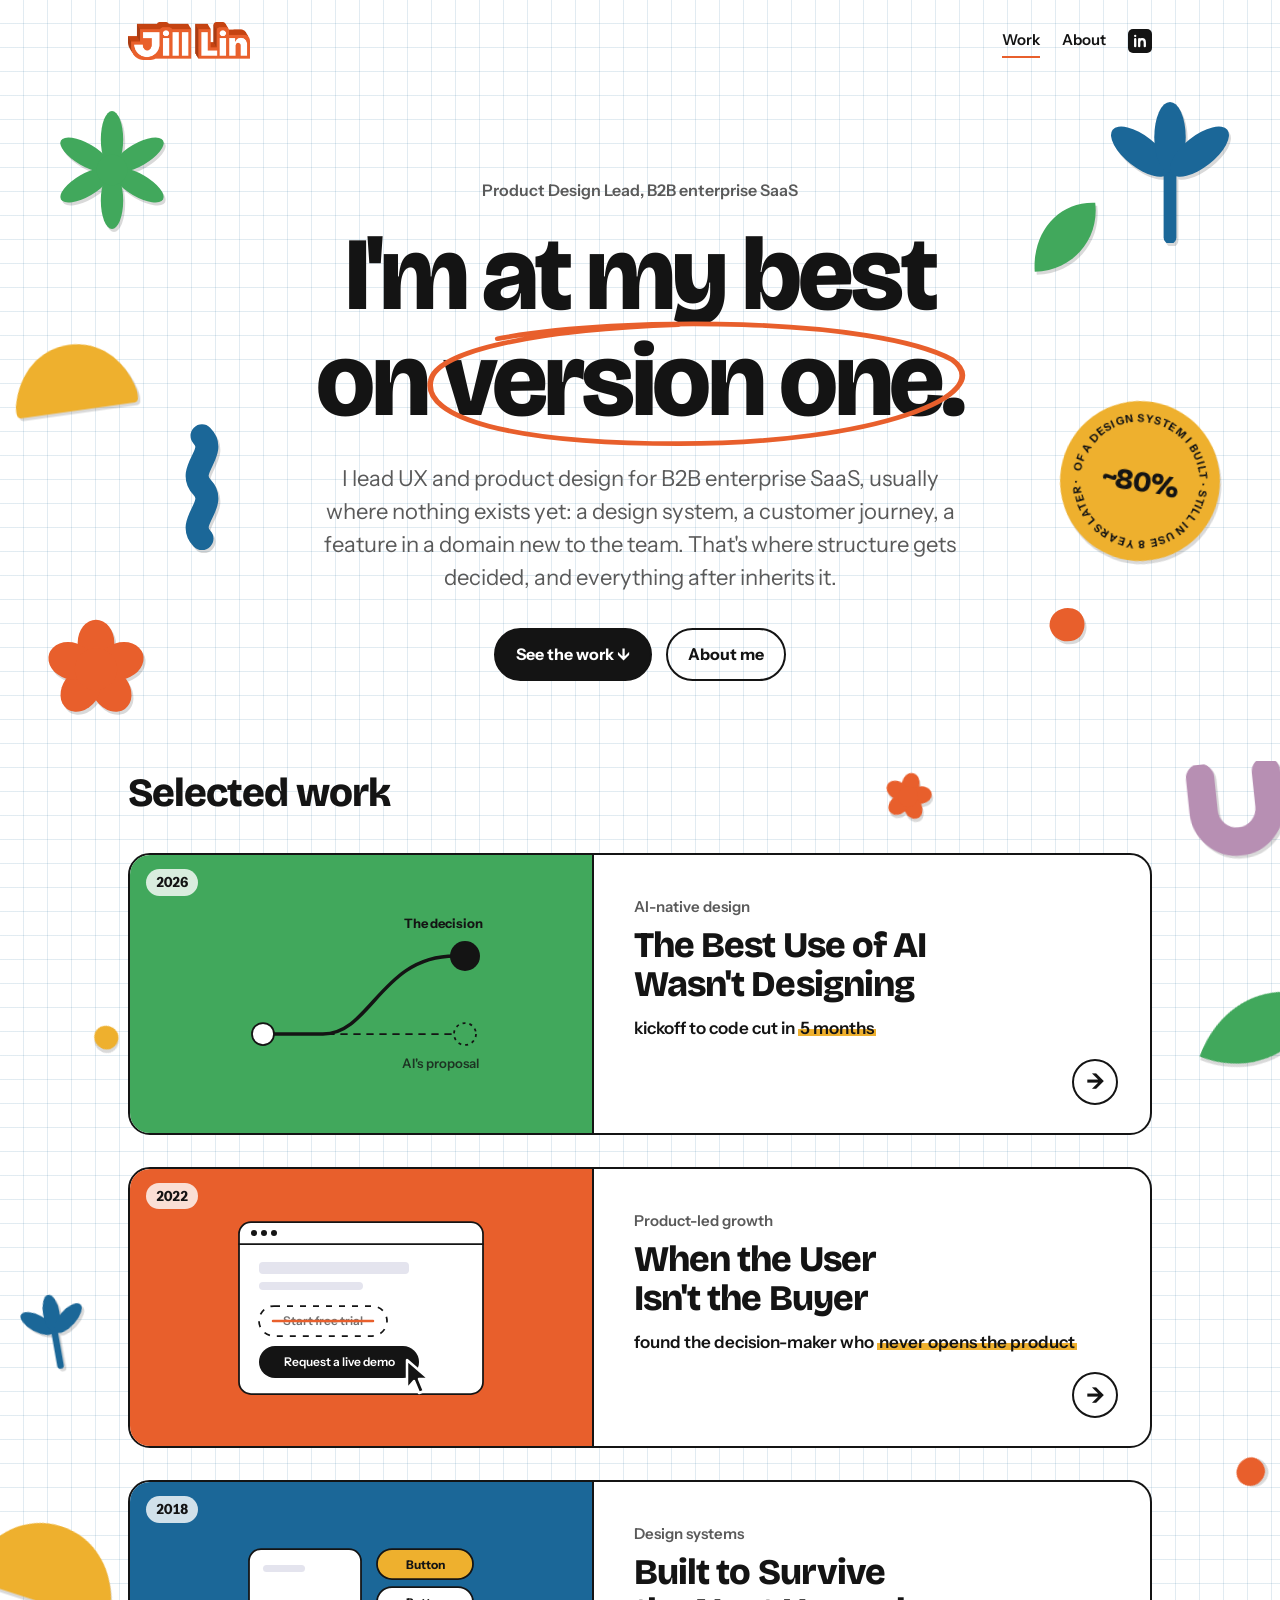
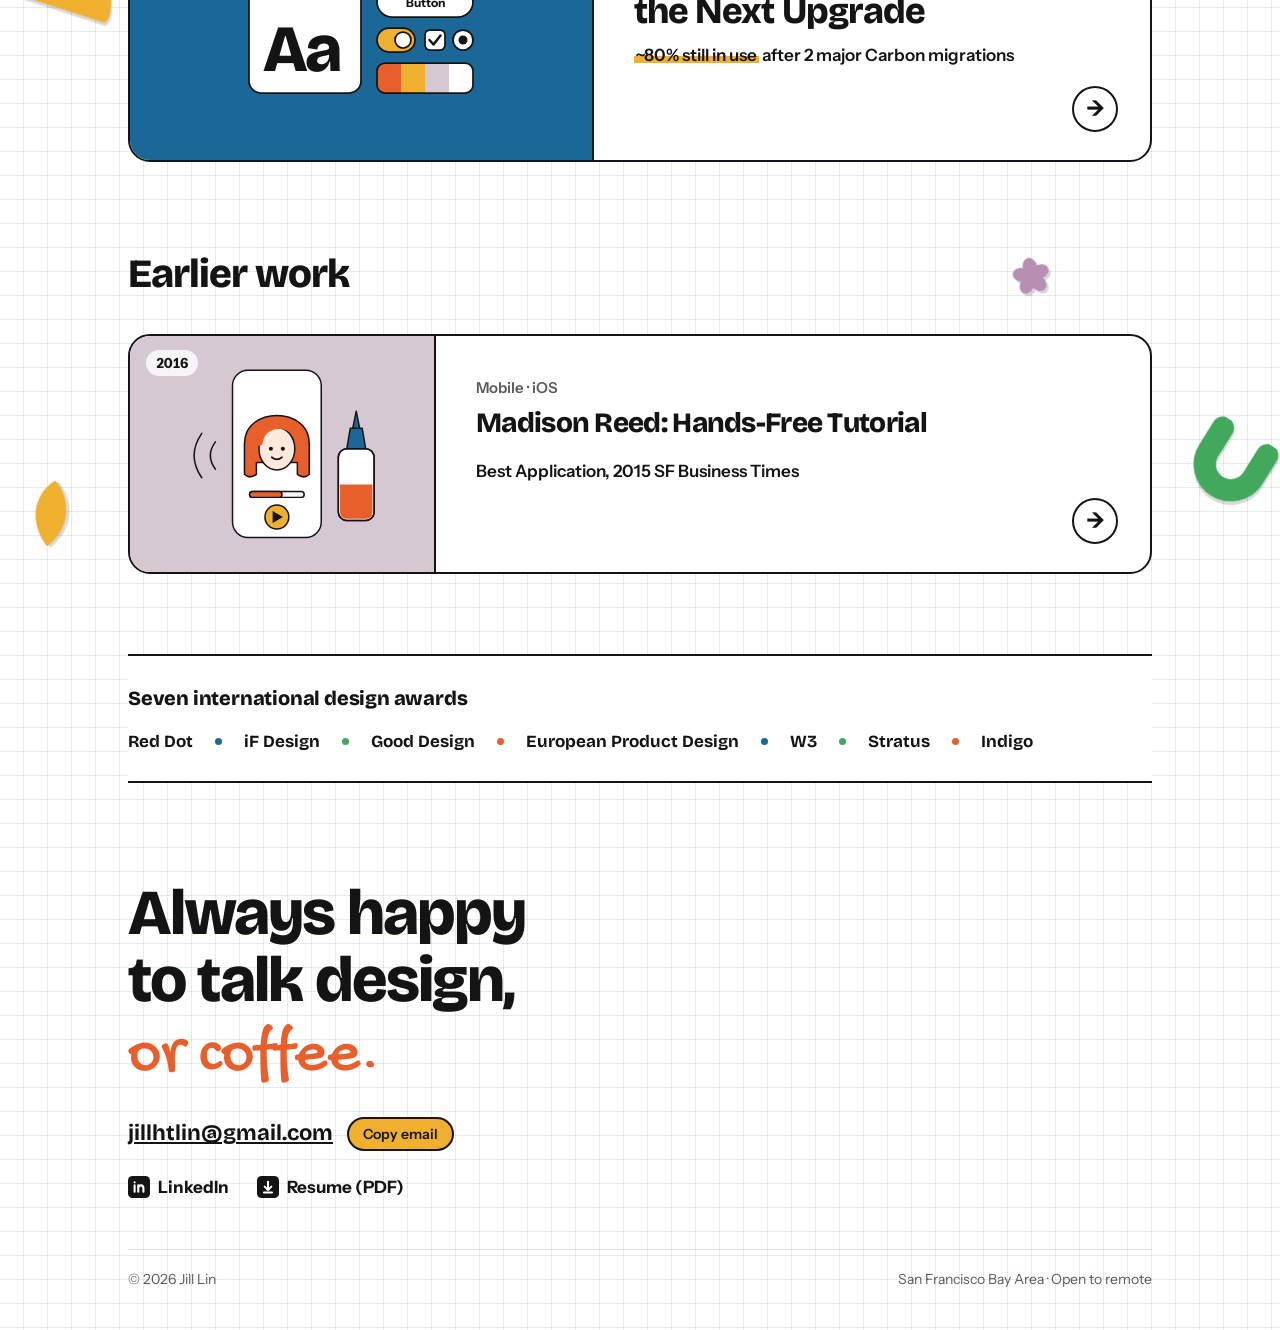
<file: index.html>
<!doctype html><html lang="en"><head><script async src="https://www.googletagmanager.com/gtag/js?id=G-94MTSWLYVD"></script><script>window.dataLayer=window.dataLayer||[];function gtag(){dataLayer.push(arguments);}gtag("js",new Date());gtag("config","G-94MTSWLYVD");</script><meta charset=utf8><meta name=viewport content="width=device-width,initial-scale=1,viewport-fit=cover"><style>:root{color-scheme:light;box-sizing:border-box;padding-top:env(safe-area-inset-top,0px);padding-bottom:env(safe-area-inset-bottom,0px)}html{scroll-padding-top:env(safe-area-inset-top,0px)}body{margin:0;padding:0;font:14px -apple-system,BlinkMacSystemFont,sans-serif;background:#faf9f5;color:#141413}img{max-width:100%}[hidden]:not([hidden=until-found i]){display:none!important}</style><script type="application/ld+json">{"@context": "https://schema.org", "@type": "Person", "name": "Jill Lin", "jobTitle": "Product Design Lead", "url": "https://byjill.me/", "image": "https://byjill.me/assets/img/about-cutout.webp", "email": "mailto:jillhtlin@gmail.com", "sameAs": ["https://www.linkedin.com/in/jillhtlin"], "worksFor": {"@type": "Organization", "name": "IBM"}, "alumniOf": {"@type": "CollegeOrUniversity", "name": "Academy of Art University"}, "address": {"@type": "PostalAddress", "addressRegion": "CA", "addressLocality": "San Francisco Bay Area", "addressCountry": "US"}, "knowsAbout": ["Product design", "UX design", "Design systems", "Design leadership", "B2B enterprise SaaS", "Product-led growth", "AI-assisted design"]}</script></head><body>
<title>Jill Lin · Product Design Lead</title><meta name="description" content="I lead UX and product design for B2B enterprise SaaS, and I&#x27;m at my best on version one: the design system that doesn&#x27;t exist yet, the journey nobody owns, the feature in a domain new to everyone."><link rel="canonical" href="https://byjill.me/"><meta property="og:type" content="website"><meta property="og:site_name" content="Jill Lin"><meta property="og:title" content="Jill Lin · Product Design Lead"><meta property="og:description" content="I lead UX and product design for B2B enterprise SaaS, and I&#x27;m at my best on version one: the design system that doesn&#x27;t exist yet, the journey nobody owns, the feature in a domain new to everyone."><meta property="og:url" content="https://byjill.me/"><meta property="og:image" content="https://byjill.me/assets/og.png"><meta property="og:image:width" content="1200"><meta property="og:image:height" content="630"><meta name="twitter:card" content="summary_large_image"><link rel="icon" href="assets/favicon-32.png" sizes="32x32" type="image/png"><link rel="icon" href="assets/favicon-48.png" sizes="48x48" type="image/png"><link rel="apple-touch-icon" href="assets/apple-touch-icon.png"><meta name="theme-color" content="#FFFFFF"><link rel="preconnect" href="https://fonts.googleapis.com"><link rel="preconnect" href="https://fonts.gstatic.com" crossorigin><link rel="stylesheet" href="https://fonts.googleapis.com/css2?family=Bricolage+Grotesque:opsz,wght@12..96,600;12..96,700;12..96,800&family=Gochi+Hand&family=IBM+Plex+Mono:wght@500&family=IBM+Plex+Sans:wght@300;400;600&family=Instrument+Sans:ital,wght@0,400;0,600;0,700;1,400&display=swap"><link rel="stylesheet" href="assets/style.css?v=20261020b"><div class="page collage" data-proof="b" data-plg="c" style="--c:var(--pink);--on-c:var(--deep);--qc:#B85C17"><a class="skip" href="#main">Skip to content</a><header class="site-head"><div class="wrap"><a class="logo" href="index.html"><img src="assets/logo.png" alt="Jill Lin" width="120" height="38"></a><nav class="nav" aria-label="Main"><a href="index.html#work" aria-current="page">Work</a><a href="about.html">About</a><a class="li" href="https://www.linkedin.com/in/jillhtlin" target="_blank" rel="noopener" aria-label="LinkedIn" title="LinkedIn"><svg class="li-ic" viewBox="0 0 24 24" aria-hidden="true"><rect width="24" height="24" rx="5" fill="currentColor"/><path d="M7.2 10.2v7M7.2 6.8v.1M11.2 17.2v-7M11.2 13.4c0-2.1 1.3-3.2 2.9-3.2s2.7 1.1 2.7 3.2v3.8" fill="none" stroke="var(--paper)" stroke-width="2.3" stroke-linecap="round"/></svg></a></nav></div></header><main id="main"><section class="hero"><div class="wrap" style="position:relative"><p class="eyebrow">Product Design Lead, B2B enterprise SaaS</p><h1>I'm at my best on <span class="circled">version one<svg viewBox="0 0 400 120" preserveAspectRatio="none" aria-hidden="true"><path d="M60 22 C150 2 330 4 386 40 C420 70 330 112 190 112 C70 112 6 90 12 58 C16 32 90 14 190 10" pathLength="900"/></svg></span>.</h1><div class="scrap"><p class="lede">I lead UX and product design for B2B enterprise SaaS, usually where nothing exists yet: a design system, a customer journey, a feature in a domain new to the team. That's where structure gets decided, and everything after inherits it.</p></div><div class="hero-cta"><a class="btn primary" href="#work">See the work ↓</a><a class="btn" href="about.html">About me</a></div><div class="proof-b"><svg viewBox="0 0 160 160" role="img" aria-label="About 80% of a design system I built is still in use, 8 years later"><circle cx="80" cy="80" r="78" fill="var(--yellow)"/><defs><path id="ring" d="M80,80 m-58,0 a58,58 0 1,1 116,0 a58,58 0 1,1 -116,0"/></defs><text class="stamp-ring"><textPath href="#ring" textLength="356">OF A DESIGN SYSTEM I BUILT · STILL IN USE 8 YEARS LATER ·</textPath></text><text x="80" y="90" text-anchor="middle" class="stamp-n">~80%</text></svg></div></div><div class="hero-shapes" aria-hidden="true"><svg class="shape p-palm" viewBox="0 0 120 120"><ellipse cx="60" cy="30" rx="11" ry="28" fill="var(--mint)" transform="rotate(0 60 60)"/><ellipse cx="60" cy="30" rx="11" ry="28" fill="var(--mint)" transform="rotate(60 60 60)"/><ellipse cx="60" cy="30" rx="11" ry="28" fill="var(--mint)" transform="rotate(120 60 60)"/><ellipse cx="60" cy="30" rx="11" ry="28" fill="var(--mint)" transform="rotate(180 60 60)"/><ellipse cx="60" cy="30" rx="11" ry="28" fill="var(--mint)" transform="rotate(240 60 60)"/><ellipse cx="60" cy="30" rx="11" ry="28" fill="var(--mint)" transform="rotate(300 60 60)"/><circle cx="60" cy="60" r="15" fill="var(--mint)"/></svg><svg class="shape p-dome" viewBox="0 0 120 70"><path d="M6 66 C2 66 2 60 3 54 C10 24 32 4 60 4 C88 4 110 24 117 54 C118 60 118 66 114 66 Z" fill="var(--yellow)"/></svg><svg class="shape p-squig" viewBox="0 0 60 170"><path d="M30 18 C52 40 8 62 30 85 C52 108 8 130 30 152" fill="none" stroke="var(--cobalt)" stroke-width="30" stroke-linecap="round"/></svg><svg class="shape p-flower" viewBox="0 0 120 120"><ellipse cx="60" cy="33" rx="19" ry="24" fill="var(--pink)" transform="rotate(0 60 60)"/><ellipse cx="60" cy="33" rx="19" ry="24" fill="var(--pink)" transform="rotate(72 60 60)"/><ellipse cx="60" cy="33" rx="19" ry="24" fill="var(--pink)" transform="rotate(144 60 60)"/><ellipse cx="60" cy="33" rx="19" ry="24" fill="var(--pink)" transform="rotate(216 60 60)"/><ellipse cx="60" cy="33" rx="19" ry="24" fill="var(--pink)" transform="rotate(288 60 60)"/><circle cx="60" cy="60" r="22" fill="var(--pink)"/></svg><svg class="shape p-sprout" viewBox="0 0 120 150"><path d="M60 144 V74" fill="none" stroke="var(--cobalt)" stroke-width="13" stroke-linecap="round"/><ellipse cx="60" cy="42" rx="16" ry="36" fill="var(--cobalt)" transform="rotate(-52 60 80)"/><ellipse cx="60" cy="42" rx="16" ry="36" fill="var(--cobalt)" transform="rotate(0 60 80)"/><ellipse cx="60" cy="42" rx="16" ry="36" fill="var(--cobalt)" transform="rotate(52 60 80)"/></svg><svg class="shape p-leaf" viewBox="0 0 100 110"><path d="M8 104 C4 50 40 6 92 8 C98 58 62 102 8 104 Z" fill="var(--orange)"/></svg><svg class="shape p-peb" viewBox="0 0 60 54"><path d="M10 30 C8 12 26 2 40 6 C56 10 60 30 50 42 C38 54 14 50 10 30 Z" fill="var(--pink)"/></svg></div></section><section class="sec" id="work" style="padding-top:0"><div class="side-shapes" aria-hidden="true"><svg class="shape" style="left:calc(50% + 548 * var(--k));top:0%;width:calc(104 * var(--k));transform:rotate(-6deg)" viewBox="0 0 110 100"><path d="M20 14 V50 A35 35 0 0 0 90 50 V14" fill="none" stroke="var(--blush)" stroke-width="30" stroke-linecap="round"/></svg><svg class="shape" style="left:calc(50% + -556 * var(--k));top:24%;width:calc(32 * var(--k));transform:rotate(30deg)" viewBox="0 0 60 54"><path d="M10 30 C8 12 26 2 40 6 C56 10 60 30 50 42 C38 54 14 50 10 30 Z" fill="var(--yellow)"/></svg><svg class="shape" style="left:calc(50% + 236 * var(--k));top:0.6%;width:calc(56 * var(--k));transform:rotate(12deg)" viewBox="0 0 120 120"><ellipse cx="60" cy="33" rx="19" ry="24" fill="var(--pink)" transform="rotate(0 60 60)"/><ellipse cx="60" cy="33" rx="19" ry="24" fill="var(--pink)" transform="rotate(72 60 60)"/><ellipse cx="60" cy="33" rx="19" ry="24" fill="var(--pink)" transform="rotate(144 60 60)"/><ellipse cx="60" cy="33" rx="19" ry="24" fill="var(--pink)" transform="rotate(216 60 60)"/><ellipse cx="60" cy="33" rx="19" ry="24" fill="var(--pink)" transform="rotate(288 60 60)"/><circle cx="60" cy="60" r="22" fill="var(--pink)"/></svg><svg class="shape" style="left:calc(50% + 552 * var(--k));top:19%;width:calc(104 * var(--k));transform:rotate(24deg)" viewBox="0 0 100 110"><path d="M8 104 C4 50 40 6 92 8 C98 58 62 102 8 104 Z" fill="var(--orange)"/></svg><svg class="shape" style="left:calc(50% + -612 * var(--k));top:49%;width:calc(62 * var(--k));transform:rotate(-10deg)" viewBox="0 0 120 150"><path d="M60 144 V74" fill="none" stroke="var(--cobalt)" stroke-width="13" stroke-linecap="round"/><ellipse cx="60" cy="42" rx="16" ry="36" fill="var(--cobalt)" transform="rotate(-52 60 80)"/><ellipse cx="60" cy="42" rx="16" ry="36" fill="var(--cobalt)" transform="rotate(0 60 80)"/><ellipse cx="60" cy="42" rx="16" ry="36" fill="var(--cobalt)" transform="rotate(52 60 80)"/></svg><svg class="shape" style="left:calc(50% + -676 * var(--k));top:70%;width:calc(152 * var(--k));transform:rotate(18deg)" viewBox="0 0 120 70"><path d="M6 66 C2 66 2 60 3 54 C10 24 32 4 60 4 C88 4 110 24 117 54 C118 60 118 66 114 66 Z" fill="var(--yellow)"/></svg><svg class="shape" style="left:calc(50% + 598 * var(--k));top:64%;width:calc(38 * var(--k));transform:rotate(-40deg)" viewBox="0 0 60 54"><path d="M10 30 C8 12 26 2 40 6 C56 10 60 30 50 42 C38 54 14 50 10 30 Z" fill="var(--pink)"/></svg></div><div class="wrap"><div class="sec-head"><h2 class="label">Selected work</h2></div><div class="projects"><div class="cutouts work" aria-hidden="true"><svg class="cut" style="left:-46px;top:9%;width:120px" viewBox="0 0 130 110" aria-hidden="true"><path d="M60 20 L70 45 L100 30 L85 55 L125 62 L85 72 L100 100 L68 82 L55 108 L50 80 L15 92 L38 66 L4 50 L42 48 L30 16 Z" fill="var(--yellow)"/></svg><svg class="cut" style="right:-40px;top:40%;width:110px" viewBox="0 0 110 110" aria-hidden="true"><circle cx="55" cy="55" r="52" fill="var(--mint)"/></svg><svg class="cut" style="left:-30px;bottom:6%;width:150px" viewBox="0 0 150 90" aria-hidden="true"><path d="M4 60 C30 10 90 0 146 30 L130 60 C100 40 60 44 30 86 Z" fill="var(--cobalt)"/></svg></div><a class="card" href="work/designing-ahead.html" style="--c:var(--orange)"><div class="art"><svg viewBox="0 0 300 220" aria-hidden="true"><path d="M52,150 L250,150" class="d-s d-dash"/><path d="M52,150 L112,150 C160,150 170,72 244,72" class="d-s a-draw" pathLength="100" style="stroke-width:3.5"/><circle cx="52" cy="150" r="11" fill="var(--white)" class="d-box"/><circle cx="254" cy="150" r="11" fill="var(--orange)" class="d-box d-dash" style="stroke-dasharray:3 4"/><circle cx="254" cy="72" r="15" fill="var(--deep)" class="a-pop"/><text x="268" y="184" class="art-cap" text-anchor="end">AI's proposal</text><text x="272" y="44" class="art-cap art-cap-b" text-anchor="end">The decision</text></svg><span class="yr">2026</span></div><div class="txt"><p class="topic">AI-native design</p><h3>The Best Use of AI Wasn&#x27;t Designing</h3><p class="proof">kickoff to code cut in <mark>5 months</mark></p><span class="go-arrow" aria-hidden="true">→</span></div></a><a class="card" href="work/growth.html" style="--c:var(--pink)"><div class="art"><svg class="plg plg-c" viewBox="0 0 300 220" aria-hidden="true"><rect x="28" y="24" width="244" height="172" rx="12" fill="var(--white)" class="d-box"/><path d="M28 46 L272 46" class="d-s"/><circle cx="43" cy="35" r="3" fill="var(--deep)"/><circle cx="53" cy="35" r="3" fill="var(--deep)"/><circle cx="63" cy="35" r="3" fill="var(--deep)"/><rect x="48" y="64" width="150" height="12" rx="4" fill="#E4E4EE"/><rect x="48" y="84" width="104" height="8" rx="4" fill="#E4E4EE"/><rect x="48" y="108" width="128" height="30" rx="15" fill="none" class="d-box d-dash"/><text x="112" y="127" text-anchor="middle" class="art-btn" style="opacity:.6">Start free trial</text><path d="M62,123 L162,123" class="d-s" style="stroke:var(--pop, var(--pink));stroke-width:2.5"/><g class="a-press"><rect x="48" y="148" width="160" height="32" rx="16" fill="var(--deep)"/><text x="128" y="168" text-anchor="middle" class="art-btn" style="fill:var(--white)">Request a live demo</text></g><g class="a-cur"><path d="M0 0 L0 29 L7 21 L12 33 L17 31 L12 19 L22 19 Z" transform="translate(196 162)" fill="var(--deep)" style="stroke:var(--white);stroke-width:2.5;stroke-linejoin:round"/></g></svg><span class="yr">2022</span></div><div class="txt"><p class="topic">Product-led growth</p><h3>When the User Isn&#x27;t the Buyer</h3><p class="proof">found the decision-maker who <mark>never opens the product</mark></p><span class="go-arrow" aria-hidden="true">→</span></div></a><a class="card" href="work/design-system.html" style="--c:var(--cobalt)"><div class="art"><svg viewBox="0 0 300 220" aria-hidden="true"><rect x="38" y="38" width="112" height="144" rx="12" fill="var(--white)" class="d-box"/><rect x="52" y="54" width="42" height="7" rx="3.5" fill="#E4E4EE"/><text x="52" y="160" class="art-big" style="font-size:66px;letter-spacing:-.04em">Aa</text><rect x="166" y="38" width="96" height="30" rx="15" fill="var(--yellow)" class="d-box"/><text x="214.0" y="57.5" text-anchor="middle" class="art-btn" style="font-weight:700">Button</text><rect x="166" y="76" width="96" height="30" rx="15" fill="var(--white)" class="d-box"/><text x="214.0" y="95.5" text-anchor="middle" class="art-btn" style="font-weight:700">Button</text><rect x="166" y="117" width="38" height="24" rx="12" fill="var(--yellow)" class="d-box"/><circle cx="192" cy="129" r="8" fill="var(--white)" class="d-box a-knob"/><rect x="214" y="119" width="20" height="20" rx="5" fill="var(--white)" class="d-box"/><path d="M218.5,129 L222.5,133.5 L229.5,124.5" class="d-s a-draw" pathLength="100" style="stroke-width:2.5"/><circle cx="252" cy="129" r="10" fill="var(--white)" class="d-box"/><circle cx="252" cy="129" r="4.5" fill="var(--deep)" class="a-pop"/><clipPath id="pal"><rect x="166" y="152" width="96" height="30" rx="8"/></clipPath><g clip-path="url(#pal)"><rect x="166.0" y="152" width="24.5" height="30" fill="var(--pink)"/><rect x="190.0" y="152" width="24.5" height="30" fill="var(--yellow)"/><rect x="214.0" y="152" width="24.5" height="30" fill="var(--blush)"/><rect x="238.0" y="152" width="24.5" height="30" fill="var(--white)"/></g><rect x="166" y="152" width="96" height="30" rx="8" fill="none" class="d-box"/></svg><span class="yr">2018</span></div><div class="txt"><p class="topic">Design systems</p><h3>Built to Survive the Next Upgrade</h3><p class="proof"><mark>~80% still in use</mark> after 2 major Carbon migrations</p><span class="go-arrow" aria-hidden="true">→</span></div></a></div></div></section><section class="sec" style="padding-top:0"><div class="side-shapes" aria-hidden="true"><svg class="shape" style="left:calc(50% + 372 * var(--k));top:3%;width:calc(44 * var(--k));transform:rotate(-10deg)" viewBox="0 0 120 120"><ellipse cx="60" cy="33" rx="19" ry="24" fill="var(--blush)" transform="rotate(0 60 60)"/><ellipse cx="60" cy="33" rx="19" ry="24" fill="var(--blush)" transform="rotate(72 60 60)"/><ellipse cx="60" cy="33" rx="19" ry="24" fill="var(--blush)" transform="rotate(144 60 60)"/><ellipse cx="60" cy="33" rx="19" ry="24" fill="var(--blush)" transform="rotate(216 60 60)"/><ellipse cx="60" cy="33" rx="19" ry="24" fill="var(--blush)" transform="rotate(288 60 60)"/><circle cx="60" cy="60" r="22" fill="var(--blush)"/></svg><svg class="shape" style="left:calc(50% + 536 * var(--k));top:44%;width:calc(82 * var(--k));transform:rotate(32deg)" viewBox="0 0 110 100"><path d="M20 14 V50 A35 35 0 0 0 90 50 V14" fill="none" stroke="var(--orange)" stroke-width="30" stroke-linecap="round"/></svg><svg class="shape" style="left:calc(50% + -604 * var(--k));top:58%;width:calc(52 * var(--k));transform:rotate(-34deg)" viewBox="0 0 100 110"><path d="M8 104 C4 50 40 6 92 8 C98 58 62 102 8 104 Z" fill="var(--yellow)"/></svg></div><div class="wrap"><div class="sec-head"><h2 class="label alt">Earlier work</h2></div><div class="projects"><a class="card small" href="work/madison-reed.html" style="--c:var(--blush)"><div class="art"><svg viewBox="0 0 300 220" aria-hidden="true"><g><g><rect x="92" y="12" width="104" height="196" rx="18" fill="var(--white)" class="d-box"/><path d="M106 134 V98 C106 54 182 54 182 98 V134 Q176 140 168 134 V120 H120 V134 Q112 140 106 134 Z" fill="var(--pink)" class="d-box"/><ellipse cx="144" cy="104" rx="21" ry="25" fill="#FFE9DC" class="d-box"/><path d="M123 96 C126 76 150 70 166 84" class="d-s" style="stroke:var(--pink);stroke-width:9"/><circle cx="137" cy="104" r="2.4" fill="var(--deep)"/><circle cx="151" cy="104" r="2.4" fill="var(--deep)"/><path d="M138 114 Q144 119 150 114" class="d-s" style="stroke-width:2"/><path d="M116 64 Q124 58 132 62" class="d-s" style="stroke:var(--white);stroke-width:4;opacity:.9"/><rect x="112" y="154" width="64" height="7" rx="3.5" fill="var(--paper-2)" class="d-box"/><rect x="112" y="154" width="38" height="7" rx="3.5" fill="var(--pink)" class="d-box a-prog"/><circle cx="144" cy="184" r="14" fill="var(--yellow)" class="d-box"/><path d="M139 177 L151 184 L139 191 Z" fill="var(--deep)"/><path d="M226 104 L230 80 L244 80 L248 104 Z" fill="var(--cobalt)" class="d-box"/><path d="M233 80 L237 60 L241 80 Z" fill="var(--cobalt)" class="d-box"/><rect x="216" y="104" width="42" height="84" rx="10" fill="var(--white)" class="d-box"/><path d="M218 146 L256 146 L256 178 Q256 186 248 186 L226 186 Q218 186 218 178 Z" fill="var(--pink)"/><rect x="216" y="104" width="42" height="84" rx="10" fill="none" class="d-box"/><path d="M72 96 Q60 112 72 128" class="d-s a-wave"/><path d="M56 86 Q38 112 56 138" class="d-s a-wave a-wave2"/></g></g></svg><span class="yr">2016</span></div><div class="txt"><p class="topic">Mobile · iOS</p><h3>Madison Reed: Hands-Free Tutorial</h3><p class="proof">Best Application, 2015 SF Business Times</p><span class="go-arrow" aria-hidden="true">→</span></div></a></div></div></section><div class="wrap"><div class="awards"><span class="lbl">Seven international design awards</span><ul><li>Red Dot</li><li>iF Design</li><li>Good Design</li><li>European Product Design</li><li>W3</li><li>Stratus</li><li>Indigo</li></ul></div></div></main><footer class="site-foot" id="contact"><div class="wrap"><p class="big">Always happy to talk design, <span class="hand">or coffee.</span></p><div class="contact"><a class="email" href="mailto:jillhtlin@gmail.com">jillhtlin@gmail.com</a><button class="copy" type="button" data-copy="jillhtlin@gmail.com">Copy email</button></div><div class="foot-links"><a class="li" href="https://www.linkedin.com/in/jillhtlin" target="_blank" rel="noopener"><svg class="li-ic" viewBox="0 0 24 24" aria-hidden="true"><rect width="24" height="24" rx="5" fill="currentColor"/><path d="M7.2 10.2v7M7.2 6.8v.1M11.2 17.2v-7M11.2 13.4c0-2.1 1.3-3.2 2.9-3.2s2.7 1.1 2.7 3.2v3.8" fill="none" stroke="var(--paper)" stroke-width="2.3" stroke-linecap="round"/></svg>LinkedIn</a><a class="li" href="assets/Jill-Lin-Resume.pdf" download="Jill-Lin-Resume.pdf"><svg class="li-ic" viewBox="0 0 24 24" aria-hidden="true"><rect width="24" height="24" rx="5" fill="currentColor"/><path d="M12 6.4v8.4M8.4 11.6l3.6 3.6 3.6-3.6M7.6 18h8.8" fill="none" stroke="var(--paper)" stroke-width="2.2" stroke-linecap="round" stroke-linejoin="round"/></svg>Resume (PDF)</a></div><div class="fine"><span>© 2026 Jill Lin</span><span>San Francisco Bay Area · Open to remote</span></div></div></footer><script>document.querySelectorAll("[data-copy]").forEach(function(b){b.addEventListener("click",function(){var t=b.getAttribute("data-copy"),done=function(){b.textContent="Copied";setTimeout(function(){b.textContent="Copy email"},1600)};try{navigator.clipboard.writeText(t).then(done,function(){sel()})}catch(e){sel()}function sel(){var r=document.createRange(),e=document.querySelector(".email");r.selectNodeContents(e);var s=getSelection();s.removeAllRanges();s.addRange(r);b.textContent="Selected"}})});</script><script>(function(){if(matchMedia("(prefers-reduced-motion: reduce)").matches)return;
/* Tile art loops while the visitor is on a tile: replay, pause 1s, replay.
   Desktop: while hovered or keyboard-focused. Touch screens: while most of the tile is on screen. */
document.querySelectorAll(".card").forEach(function(c){var on=false,t=null,run=0;
function play(){c.classList.remove("in-view");void c.offsetWidth;c.classList.add("in-view");var id=++run;var an=c.querySelector(".art").getAnimations({subtree:true});Promise.all(an.map(function(a){return a.finished.catch(function(){})})).then(function(){if(on&&id===run)t=setTimeout(function(){if(on)play()},1000)})}
c._start=function(){if(on)return;on=true;play()};c._stop=function(){on=false;run++;clearTimeout(t);c.classList.remove("in-view")}});
var cards=document.querySelectorAll(".card");
if(matchMedia("(hover: hover)").matches){cards.forEach(function(c){c.addEventListener("mouseenter",c._start);c.addEventListener("mouseleave",c._stop);c.addEventListener("focus",function(){if(c.matches(":focus-visible"))c._start()});c.addEventListener("blur",c._stop)})}
else if("IntersectionObserver" in window){var io=new IntersectionObserver(function(es){es.forEach(function(x){var c=x.target.closest(".card");if(x.intersectionRatio>=.6)c._start();else if(x.intersectionRatio<.5)c._stop()})},{threshold:[0,.5,.6]});document.querySelectorAll(".card .art").forEach(function(a){io.observe(a)})}})();</script><script src="assets/sound.js?v=2" defer></script></div>
<script>(function(){if(location.hash)return;var n=(performance.getEntriesByType&&performance.getEntriesByType("navigation")[0])||{};if(n.type==="back_forward")return;function up(){window.scrollTo(0,0);try{document.documentElement.scrollIntoView({block:"start"})}catch(e){}}up();document.addEventListener("DOMContentLoaded",up);window.addEventListener("load",function(){up();setTimeout(up,80)})})();</script>
</body></html>
</file>
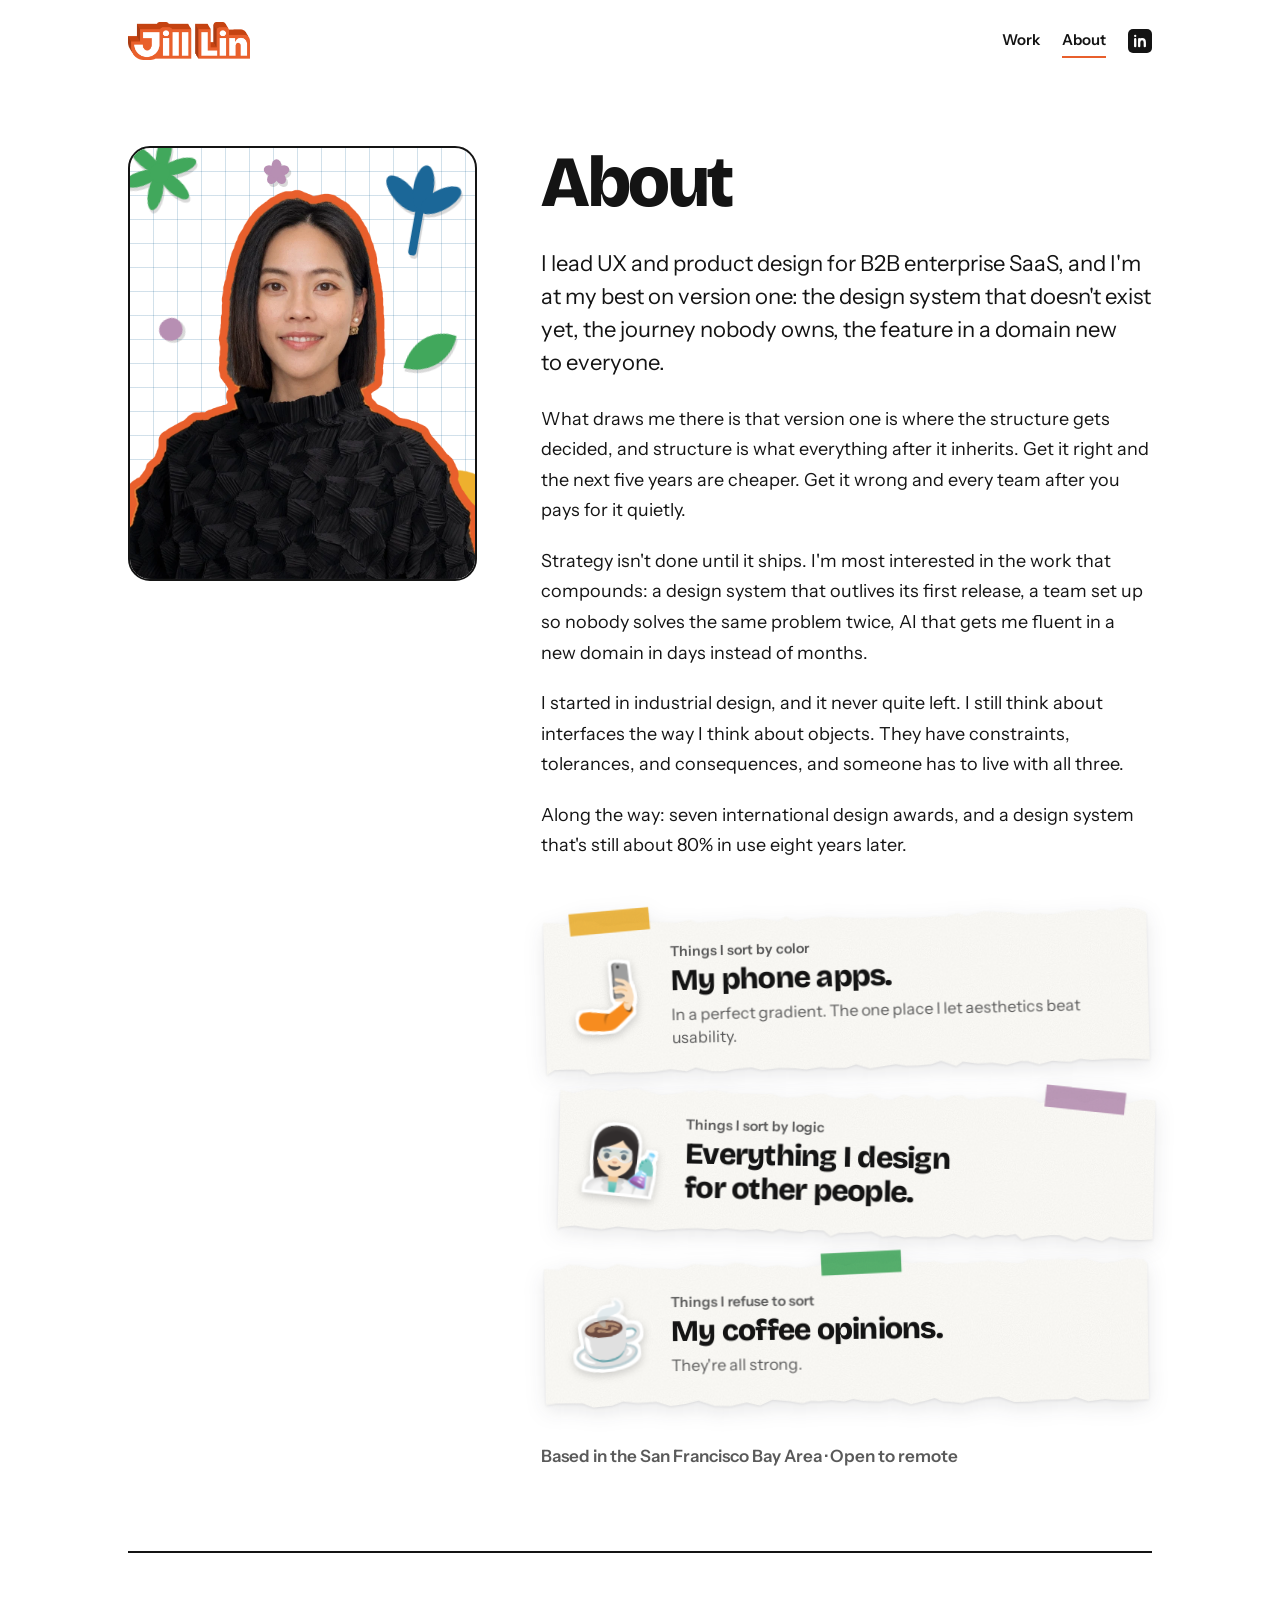
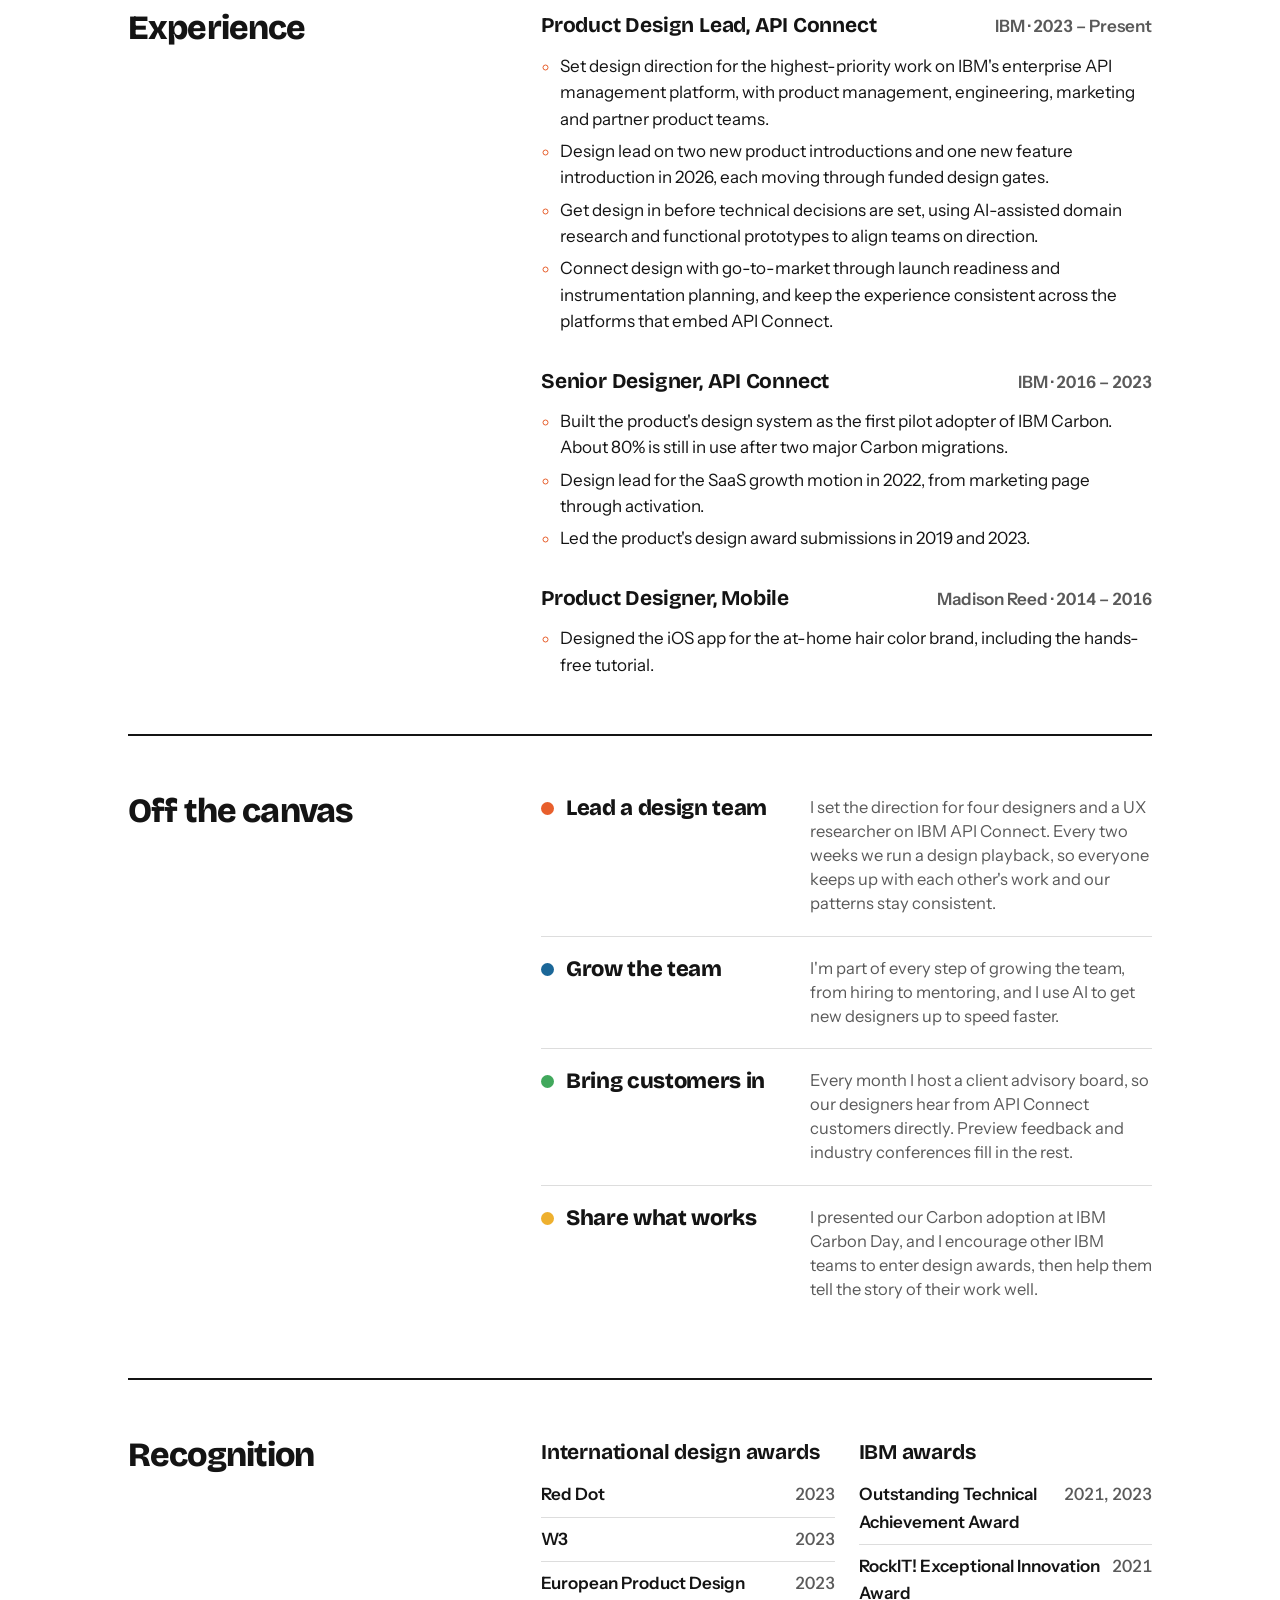
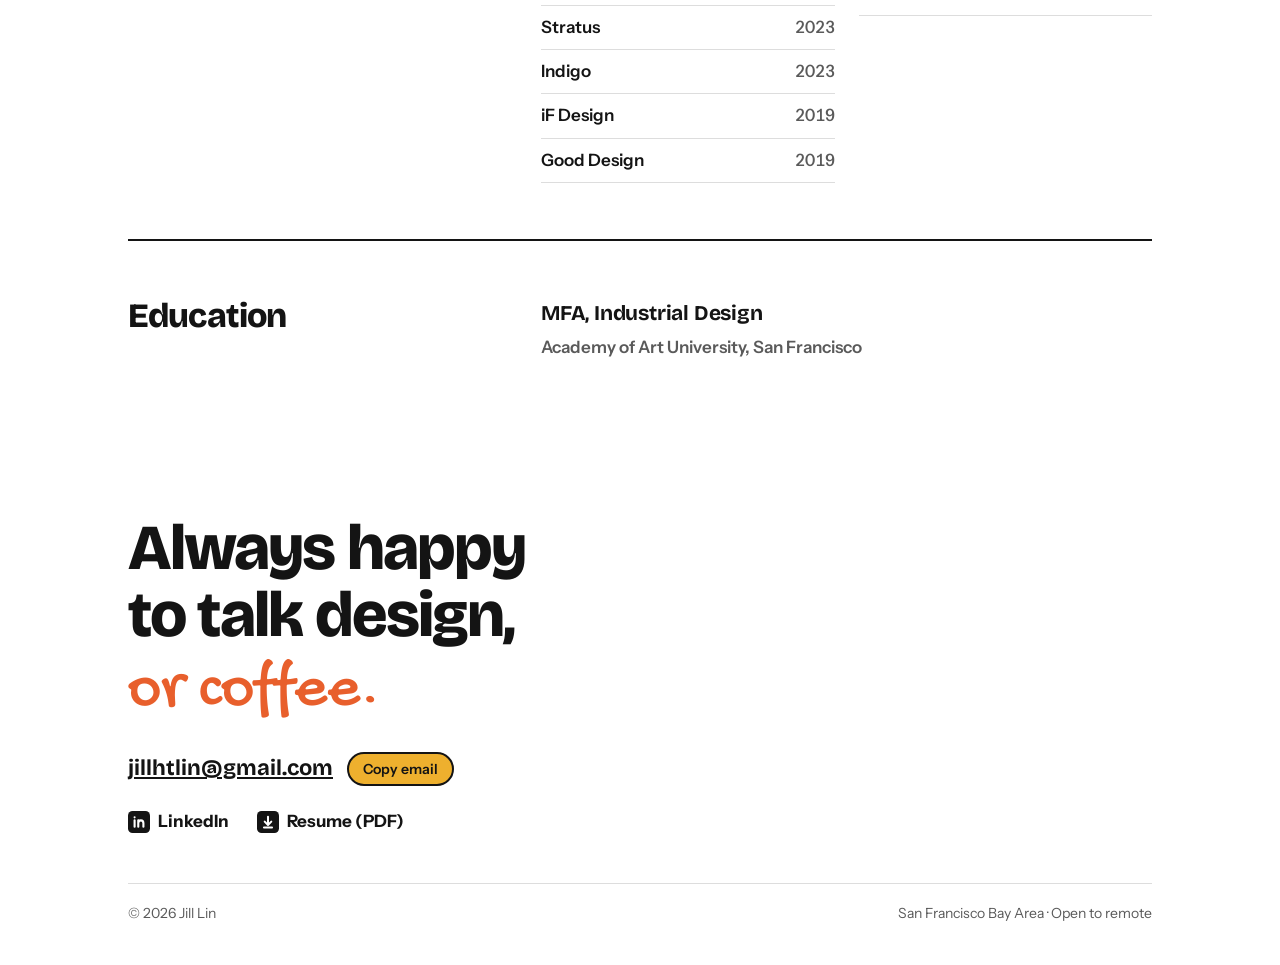
<file: about.html>
<!doctype html><html lang="en"><head><script async src="https://www.googletagmanager.com/gtag/js?id=G-94MTSWLYVD"></script><script>window.dataLayer=window.dataLayer||[];function gtag(){dataLayer.push(arguments);}gtag("js",new Date());gtag("config","G-94MTSWLYVD");</script><meta charset="utf-8"><meta name="viewport" content="width=device-width, initial-scale=1, viewport-fit=cover"><title>About · Jill Lin</title><meta name="description" content="I lead UX and product design for B2B enterprise SaaS, and I&#x27;m at my best on version one: the design system that doesn&#x27;t exist yet, the journey nobody owns, the feature in a domain new to everyone."><link rel="canonical" href="https://byjill.me/about"><meta property="og:type" content="website"><meta property="og:site_name" content="Jill Lin"><meta property="og:title" content="About · Jill Lin"><meta property="og:description" content="I lead UX and product design for B2B enterprise SaaS, and I&#x27;m at my best on version one: the design system that doesn&#x27;t exist yet, the journey nobody owns, the feature in a domain new to everyone."><meta property="og:url" content="https://byjill.me/about"><meta property="og:image" content="https://byjill.me/assets/og.png"><meta property="og:image:width" content="1200"><meta property="og:image:height" content="630"><meta name="twitter:card" content="summary_large_image"><link rel="icon" href="assets/favicon-32.png" sizes="32x32" type="image/png"><link rel="icon" href="assets/favicon-48.png" sizes="48x48" type="image/png"><link rel="apple-touch-icon" href="assets/apple-touch-icon.png"><meta name="theme-color" content="#FFFFFF"><link rel="preconnect" href="https://fonts.googleapis.com"><link rel="preconnect" href="https://fonts.gstatic.com" crossorigin><link rel="stylesheet" href="https://fonts.googleapis.com/css2?family=Bricolage+Grotesque:opsz,wght@12..96,600;12..96,700;12..96,800&family=Gochi+Hand&family=IBM+Plex+Mono:wght@500&family=IBM+Plex+Sans:wght@300;400;600&family=Instrument+Sans:ital,wght@0,400;0,600;0,700;1,400&display=swap"><link rel="stylesheet" href="assets/style.css?v=20261020b"></head><body><div class="page " data-hl="a" style="--c:var(--pink);--on-c:var(--deep);--qc:#B85C17"><a class="skip" href="#main">Skip to content</a><header class="site-head"><div class="wrap"><a class="logo" href="index.html"><img src="assets/logo.png" alt="Jill Lin" width="120" height="38"></a><nav class="nav" aria-label="Main"><a href="index.html#work">Work</a><a href="about.html" aria-current="page">About</a><a class="li" href="https://www.linkedin.com/in/jillhtlin" target="_blank" rel="noopener" aria-label="LinkedIn" title="LinkedIn"><svg class="li-ic" viewBox="0 0 24 24" aria-hidden="true"><rect width="24" height="24" rx="5" fill="currentColor"/><path d="M7.2 10.2v7M7.2 6.8v.1M11.2 17.2v-7M11.2 13.4c0-2.1 1.3-3.2 2.9-3.2s2.7 1.1 2.7 3.2v3.8" fill="none" stroke="var(--paper)" stroke-width="2.3" stroke-linecap="round"/></svg></a></nav></div></header><main id="main"><div class="wrap"><div class="about-grid"><div class="photo"><div class="photo-card"><svg class="shape ph-0" viewBox="0 0 120 120" aria-hidden="true"><ellipse cx="60" cy="30" rx="11" ry="28" fill="var(--mint)" transform="rotate(0 60 60)"/><ellipse cx="60" cy="30" rx="11" ry="28" fill="var(--mint)" transform="rotate(60 60 60)"/><ellipse cx="60" cy="30" rx="11" ry="28" fill="var(--mint)" transform="rotate(120 60 60)"/><ellipse cx="60" cy="30" rx="11" ry="28" fill="var(--mint)" transform="rotate(180 60 60)"/><ellipse cx="60" cy="30" rx="11" ry="28" fill="var(--mint)" transform="rotate(240 60 60)"/><ellipse cx="60" cy="30" rx="11" ry="28" fill="var(--mint)" transform="rotate(300 60 60)"/><circle cx="60" cy="60" r="15" fill="var(--mint)"/></svg><svg class="shape ph-1" viewBox="0 0 120 150" aria-hidden="true"><path d="M60 144 V74" fill="none" stroke="var(--cobalt)" stroke-width="13" stroke-linecap="round"/><ellipse cx="60" cy="42" rx="16" ry="36" fill="var(--cobalt)" transform="rotate(-52 60 80)"/><ellipse cx="60" cy="42" rx="16" ry="36" fill="var(--cobalt)" transform="rotate(0 60 80)"/><ellipse cx="60" cy="42" rx="16" ry="36" fill="var(--cobalt)" transform="rotate(52 60 80)"/></svg><svg class="shape ph-2" viewBox="0 0 60 54" aria-hidden="true"><path d="M10 30 C8 12 26 2 40 6 C56 10 60 30 50 42 C38 54 14 50 10 30 Z" fill="var(--blush)"/></svg><svg class="shape ph-3" viewBox="0 0 100 110" aria-hidden="true"><path d="M8 104 C4 50 40 6 92 8 C98 58 62 102 8 104 Z" fill="var(--orange)"/></svg><svg class="shape ph-4" viewBox="0 0 120 70" aria-hidden="true"><path d="M6 66 C2 66 2 60 3 54 C10 24 32 4 60 4 C88 4 110 24 117 54 C118 60 118 66 114 66 Z" fill="var(--yellow)"/></svg><svg class="shape ph-5" viewBox="0 0 120 120" aria-hidden="true"><ellipse cx="60" cy="33" rx="19" ry="24" fill="var(--blush)" transform="rotate(0 60 60)"/><ellipse cx="60" cy="33" rx="19" ry="24" fill="var(--blush)" transform="rotate(72 60 60)"/><ellipse cx="60" cy="33" rx="19" ry="24" fill="var(--blush)" transform="rotate(144 60 60)"/><ellipse cx="60" cy="33" rx="19" ry="24" fill="var(--blush)" transform="rotate(216 60 60)"/><ellipse cx="60" cy="33" rx="19" ry="24" fill="var(--blush)" transform="rotate(288 60 60)"/><circle cx="60" cy="60" r="22" fill="var(--blush)"/></svg><picture><source media="(max-width: 820px)" srcset="assets/img/about-cutout-sq.webp" width="1000" height="1000"><img src="assets/img/about-cutout.webp" alt="Portrait of Jill Lin" width="1000" height="1250"></picture></div></div><div><h1>About</h1><div class="prose"><p>I lead UX and product design for B2B enterprise SaaS, and I&#x27;m at my best on version one: the design system that doesn&#x27;t exist yet, the journey nobody owns, the feature in a domain new to everyone.</p><p>What draws me there is that version one is where the structure gets decided, and structure is what everything after it inherits. Get it right and the next five years are cheaper. Get it wrong and every team after you pays for it quietly.</p><p>Strategy isn&#x27;t done until it ships. I&#x27;m most interested in the work that compounds: a design system that outlives its first release, a team set up so nobody solves the same problem twice, AI that gets me fluent in a new domain in days instead of months.</p><p>I started in industrial design, and it never quite left. I still think about interfaces the way I think about objects. They have constraints, tolerances, and consequences, and someone has to live with all three.</p><p>Along the way: seven international design awards, and a design system that&#x27;s still about 80% in use eight years later.</p></div><div class="sorts"><div class="sort"><div class="sort-paper" style="clip-path:polygon(0.0% 1.5px, 2.2% 2.4px, 4.5% 4.0px, 5.7% 0.1px, 8.5% 1.7px, 10.0% 6.4px, 12.1% 5.4px, 14.1% 4.1px, 15.5% 4.1px, 18.3% 3.3px, 20.9% 4.3px, 22.1% 4.9px, 24.4% 1.9px, 25.5% 5.5px, 27.6% 4.6px, 30.4% 4.6px, 33.3% 2.5px, 36.0% 2.8px, 39.0% 5.6px, 40.3% 0.9px, 41.8% 6.2px, 43.8% 4.0px, 45.5% 3.2px, 47.3% 2.2px, 49.6% 3.7px, 52.5% 4.4px, 55.4% 5.5px, 58.5% 4.3px, 59.9% 5.5px, 62.9% 5.8px, 65.1% 4.6px, 66.7% 5.3px, 68.9% 1.8px, 70.1% 5.5px, 73.2% 0.6px, 75.9% 2.6px, 77.3% 1.9px, 79.9% 5.6px, 81.1% 3.9px, 82.3% 4.6px, 84.0% 5.6px, 87.1% 3.2px, 90.1% 2.0px, 91.4% 3.8px, 92.5% 1.3px, 94.5% 3.9px, 95.9% 0.3px, 98.7% 2.0px, 100% 5.7px, 100.0% calc(100% - 2.4px), 98.0% calc(100% - 3.3px), 95.6% calc(100% - 3.8px), 93.4% calc(100% - 4.0px), 90.4% calc(100% - 3.2px), 88.5% calc(100% - 4.6px), 86.9% calc(100% - 1.9px), 83.9% calc(100% - 3.3px), 81.7% calc(100% - 0.1px), 79.8% calc(100% - 3.7px), 78.6% calc(100% - 3.9px), 76.3% calc(100% - 0.4px), 73.9% calc(100% - 3.0px), 71.5% calc(100% - 2.3px), 69.0% calc(100% - 4.7px), 67.9% calc(100% - 0.4px), 65.4% calc(100% - 6.2px), 63.8% calc(100% - 2.9px), 61.5% calc(100% - 2.0px), 59.7% calc(100% - 2.0px), 57.9% calc(100% - 3.8px), 56.2% calc(100% - 2.4px), 53.6% calc(100% - 0.2px), 51.3% calc(100% - 4.7px), 49.6% calc(100% - 1.4px), 46.9% calc(100% - 1.5px), 45.5% calc(100% - 2.8px), 43.0% calc(100% - 0.7px), 41.2% calc(100% - 2.1px), 38.5% calc(100% - 2.8px), 35.7% calc(100% - 1.1px), 33.9% calc(100% - 4.2px), 31.1% calc(100% - 2.9px), 29.5% calc(100% - 0.8px), 27.4% calc(100% - 1.2px), 24.7% calc(100% - 5.4px), 23.2% calc(100% - 1.8px), 20.5% calc(100% - 4.1px), 17.8% calc(100% - 2.2px), 16.5% calc(100% - 1.9px), 13.8% calc(100% - 1.7px), 12.0% calc(100% - 2.7px), 10.1% calc(100% - 2.6px), 7.2% calc(100% - 1.0px), 6.1% calc(100% - 6.0px), 3.2% calc(100% - 6.3px), 1.3% calc(100% - 6.1px), 0% calc(100% - 1.4px))"><span class="sort-emoji" aria-hidden="true">🤳🏻</span><div><small>Things I sort by color</small><b>My phone apps.</b><span>In a perfect gradient. The one place I let aesthetics beat usability.</span></div></div></div><div class="sort"><div class="sort-paper" style="clip-path:polygon(0.0% 2.9px, 2.2% 5.9px, 4.2% 3.3px, 6.5% 1.2px, 8.6% 4.0px, 11.3% 0.6px, 13.0% 0.6px, 15.7% 4.4px, 16.9% 6.3px, 19.9% 4.2px, 22.2% 1.0px, 23.3% 3.4px, 24.5% 1.2px, 26.1% 0.2px, 28.1% 2.8px, 30.9% 3.3px, 33.3% 3.2px, 35.7% 2.9px, 37.3% 6.4px, 40.4% 5.4px, 42.9% 2.0px, 44.5% 1.8px, 45.7% 4.9px, 47.6% 5.4px, 49.5% 6.1px, 52.2% 0.0px, 53.8% 5.8px, 55.8% 6.3px, 57.7% 0.5px, 60.0% 5.0px, 61.7% 0.6px, 63.4% 6.2px, 66.0% 0.8px, 67.6% 0.6px, 68.8% 5.1px, 70.3% 3.6px, 72.3% 1.2px, 74.8% 0.8px, 77.2% 0.7px, 79.1% 1.4px, 80.7% 6.2px, 83.4% 1.9px, 86.3% 1.3px, 88.2% 5.5px, 90.5% 0.6px, 93.6% 1.4px, 95.2% 4.9px, 97.0% 1.9px, 98.2% 0.6px, 100% 1.6px, 100.0% calc(100% - 3.8px), 98.2% calc(100% - 2.9px), 95.2% calc(100% - 3.1px), 92.9% calc(100% - 5.5px), 91.5% calc(100% - 1.0px), 88.6% calc(100% - 5.2px), 87.0% calc(100% - 1.2px), 84.4% calc(100% - 6.0px), 82.9% calc(100% - 6.1px), 80.1% calc(100% - 3.9px), 78.1% calc(100% - 0.7px), 77.0% calc(100% - 6.2px), 75.4% calc(100% - 4.5px), 73.8% calc(100% - 5.3px), 71.5% calc(100% - 1.9px), 70.1% calc(100% - 4.6px), 68.8% calc(100% - 1.5px), 66.6% calc(100% - 5.5px), 64.3% calc(100% - 1.8px), 61.4% calc(100% - 1.3px), 60.2% calc(100% - 1.7px), 58.3% calc(100% - 0.4px), 56.8% calc(100% - 2.4px), 54.6% calc(100% - 0.8px), 52.8% calc(100% - 5.7px), 49.7% calc(100% - 4.2px), 47.3% calc(100% - 3.7px), 45.9% calc(100% - 0.2px), 44.7% calc(100% - 5.8px), 42.3% calc(100% - 6.2px), 41.1% calc(100% - 4.1px), 39.1% calc(100% - 4.7px), 37.3% calc(100% - 6.4px), 36.1% calc(100% - 3.5px), 33.5% calc(100% - 5.8px), 31.0% calc(100% - 4.5px), 28.3% calc(100% - 5.9px), 26.5% calc(100% - 4.4px), 23.6% calc(100% - 5.6px), 21.7% calc(100% - 5.1px), 18.9% calc(100% - 3.7px), 16.5% calc(100% - 2.4px), 14.3% calc(100% - 3.9px), 13.0% calc(100% - 4.1px), 10.0% calc(100% - 5.6px), 7.4% calc(100% - 2.5px), 4.9% calc(100% - 3.7px), 2.9% calc(100% - 5.4px), 1.6% calc(100% - 4.8px), 0.5% calc(100% - 3.8px), 0% calc(100% - 1.5px))"><span class="sort-emoji" aria-hidden="true">👩🏻‍🔬</span><div><small>Things I sort by logic</small><b>Everything I design for other people.</b></div></div></div><div class="sort"><div class="sort-paper" style="clip-path:polygon(0.0% 4.2px, 2.5% 6.1px, 4.0% 0.4px, 6.7% 2.1px, 8.5% 5.2px, 10.0% 5.8px, 12.1% 0.5px, 15.0% 3.7px, 16.3% 5.4px, 18.9% 4.7px, 21.3% 6.4px, 22.4% 6.2px, 24.8% 1.6px, 27.1% 2.2px, 29.5% 4.5px, 31.6% 0.6px, 33.5% 1.9px, 36.1% 6.0px, 38.7% 3.4px, 40.2% 4.5px, 41.8% 6.4px, 43.2% 6.2px, 44.4% 5.0px, 46.1% 3.7px, 48.1% 2.0px, 50.0% 5.2px, 51.8% 2.3px, 54.5% 1.1px, 56.3% 3.3px, 58.4% 1.1px, 61.0% 3.1px, 62.3% 2.2px, 63.5% 2.2px, 64.8% 1.6px, 67.0% 4.4px, 68.7% 3.0px, 70.9% 3.7px, 73.7% 1.4px, 76.4% 3.5px, 79.3% 4.4px, 80.4% 0.4px, 83.0% 1.9px, 85.4% 0.6px, 87.6% 2.6px, 89.6% 0.0px, 92.5% 5.4px, 95.0% 4.0px, 96.6% 1.2px, 99.3% 2.1px, 100% 5.6px, 100.0% calc(100% - 2.2px), 96.9% calc(100% - 1.2px), 94.1% calc(100% - 1.9px), 92.8% calc(100% - 3.0px), 90.0% calc(100% - 0.7px), 87.8% calc(100% - 5.5px), 86.6% calc(100% - 3.1px), 84.9% calc(100% - 3.0px), 82.1% calc(100% - 2.8px), 80.4% calc(100% - 1.3px), 77.7% calc(100% - 1.0px), 75.2% calc(100% - 6.4px), 72.7% calc(100% - 5.8px), 71.4% calc(100% - 3.9px), 69.1% calc(100% - 0.5px), 67.1% calc(100% - 2.0px), 65.8% calc(100% - 2.6px), 64.5% calc(100% - 5.9px), 63.1% calc(100% - 3.5px), 60.6% calc(100% - 0.1px), 57.6% calc(100% - 5.9px), 55.4% calc(100% - 3.3px), 52.6% calc(100% - 3.9px), 51.0% calc(100% - 6.0px), 49.5% calc(100% - 3.6px), 47.4% calc(100% - 4.9px), 45.5% calc(100% - 4.1px), 44.0% calc(100% - 4.5px), 42.6% calc(100% - 2.2px), 40.5% calc(100% - 4.6px), 37.6% calc(100% - 6.2px), 35.5% calc(100% - 0.4px), 33.3% calc(100% - 3.7px), 30.7% calc(100% - 0.3px), 28.0% calc(100% - 0.8px), 25.3% calc(100% - 6.3px), 23.1% calc(100% - 2.9px), 20.7% calc(100% - 0.9px), 18.3% calc(100% - 5.4px), 15.3% calc(100% - 4.5px), 12.8% calc(100% - 6.2px), 11.0% calc(100% - 2.2px), 7.9% calc(100% - 0.4px), 6.1% calc(100% - 4.8px), 3.2% calc(100% - 5.1px), 1.7% calc(100% - 5.1px), 0.1% calc(100% - 3.4px), 0% calc(100% - 6.3px))"><span class="sort-emoji" aria-hidden="true">☕</span><div><small>Things I refuse to sort</small><b>My coffee opinions.</b><span>They&#x27;re all strong.</span></div></div></div></div><p class="loc">Based in the San Francisco Bay Area · Open to remote</p></div></div><section class="cv"><h2>Experience</h2><ol class="jobs"><li class="job"><div class="job-head"><h3>Product Design Lead, API Connect</h3><span class="job-meta">IBM · 2023 – Present</span></div><ul><li>Set design direction for the highest-priority work on IBM&#x27;s enterprise API management platform, with product management, engineering, marketing and partner product teams.</li><li>Design lead on two new product introductions and one new feature introduction in 2026, each moving through funded design gates.</li><li>Get design in before technical decisions are set, using AI-assisted domain research and functional prototypes to align teams on direction.</li><li>Connect design with go-to-market through launch readiness and instrumentation planning, and keep the experience consistent across the platforms that embed API Connect.</li></ul></li><li class="job"><div class="job-head"><h3>Senior Designer, API Connect</h3><span class="job-meta">IBM · 2016 – 2023</span></div><ul><li>Built the product&#x27;s design system as the first pilot adopter of IBM Carbon. About 80% is still in use after two major Carbon migrations.</li><li>Design lead for the SaaS growth motion in 2022, from marketing page through activation.</li><li>Led the product&#x27;s design award submissions in 2019 and 2023.</li></ul></li><li class="job"><div class="job-head"><h3>Product Designer, Mobile</h3><span class="job-meta">Madison Reed · 2014 – 2016</span></div><ul><li>Designed the iOS app for the at-home hair color brand, including the hands-free tutorial.</li></ul></li></ol></section><section class="cv"><h2>Off the canvas</h2><div class="hls"><div class="hl"><b>Lead a design team</b><span>I set the direction for four designers and a UX researcher on IBM API Connect. Every two weeks we run a design playback, so everyone keeps up with each other&#x27;s work and our patterns stay consistent.</span></div><div class="hl"><b>Grow the team</b><span>I&#x27;m part of every step of growing the team, from hiring to mentoring, and I use AI to get new designers up to speed faster.</span></div><div class="hl"><b>Bring customers in</b><span>Every month I host a client advisory board, so our designers hear from API Connect customers directly. Preview feedback and industry conferences fill in the rest.</span></div><div class="hl"><b>Share what works</b><span>I presented our Carbon adoption at IBM Carbon Day, and I encourage other IBM teams to enter design awards, then help them tell the story of their work well.</span></div></div></section><section class="cv"><h2>Recognition</h2><div class="awd"><div><h3>International design awards</h3><ul><li><span>Red Dot</span><span class="yr">2023</span></li><li><span>W3</span><span class="yr">2023</span></li><li><span>European Product Design</span><span class="yr">2023</span></li><li><span>Stratus</span><span class="yr">2023</span></li><li><span>Indigo</span><span class="yr">2023</span></li><li><span>iF Design</span><span class="yr">2019</span></li><li><span>Good Design</span><span class="yr">2019</span></li></ul></div><div><h3>IBM awards</h3><ul><li><span>Outstanding Technical Achievement Award</span><span class="yr">2021, 2023</span></li><li><span>RockIT! Exceptional Innovation Award</span><span class="yr">2021</span></li></ul></div></div></section><section class="cv"><h2>Education</h2><div class="edu"><h3>MFA, Industrial Design</h3><span class="job-meta">Academy of Art University, San Francisco</span></div></section></div></main><footer class="site-foot" id="contact"><div class="wrap"><p class="big">Always happy to talk design, <span class="hand">or coffee.</span></p><div class="contact"><a class="email" href="mailto:jillhtlin@gmail.com">jillhtlin@gmail.com</a><button class="copy" type="button" data-copy="jillhtlin@gmail.com">Copy email</button></div><div class="foot-links"><a class="li" href="https://www.linkedin.com/in/jillhtlin" target="_blank" rel="noopener"><svg class="li-ic" viewBox="0 0 24 24" aria-hidden="true"><rect width="24" height="24" rx="5" fill="currentColor"/><path d="M7.2 10.2v7M7.2 6.8v.1M11.2 17.2v-7M11.2 13.4c0-2.1 1.3-3.2 2.9-3.2s2.7 1.1 2.7 3.2v3.8" fill="none" stroke="var(--paper)" stroke-width="2.3" stroke-linecap="round"/></svg>LinkedIn</a><a class="li" href="assets/Jill-Lin-Resume.pdf" download="Jill-Lin-Resume.pdf"><svg class="li-ic" viewBox="0 0 24 24" aria-hidden="true"><rect width="24" height="24" rx="5" fill="currentColor"/><path d="M12 6.4v8.4M8.4 11.6l3.6 3.6 3.6-3.6M7.6 18h8.8" fill="none" stroke="var(--paper)" stroke-width="2.2" stroke-linecap="round" stroke-linejoin="round"/></svg>Resume (PDF)</a></div><div class="fine"><span>© 2026 Jill Lin</span><span>San Francisco Bay Area · Open to remote</span></div></div></footer><script>document.querySelectorAll("[data-copy]").forEach(function(b){b.addEventListener("click",function(){var t=b.getAttribute("data-copy"),done=function(){b.textContent="Copied";setTimeout(function(){b.textContent="Copy email"},1600)};try{navigator.clipboard.writeText(t).then(done,function(){sel()})}catch(e){sel()}function sel(){var r=document.createRange(),e=document.querySelector(".email");r.selectNodeContents(e);var s=getSelection();s.removeAllRanges();s.addRange(r);b.textContent="Selected"}})});</script></div><script>(function(){if(location.hash)return;var n=(performance.getEntriesByType&&performance.getEntriesByType("navigation")[0])||{};if(n.type==="back_forward")return;function up(){window.scrollTo(0,0);try{document.documentElement.scrollIntoView({block:"start"})}catch(e){}}up();document.addEventListener("DOMContentLoaded",up);window.addEventListener("load",function(){up();setTimeout(up,80)})})();</script><script src="assets/sound.js?v=2" defer></script></body></html>
</file>
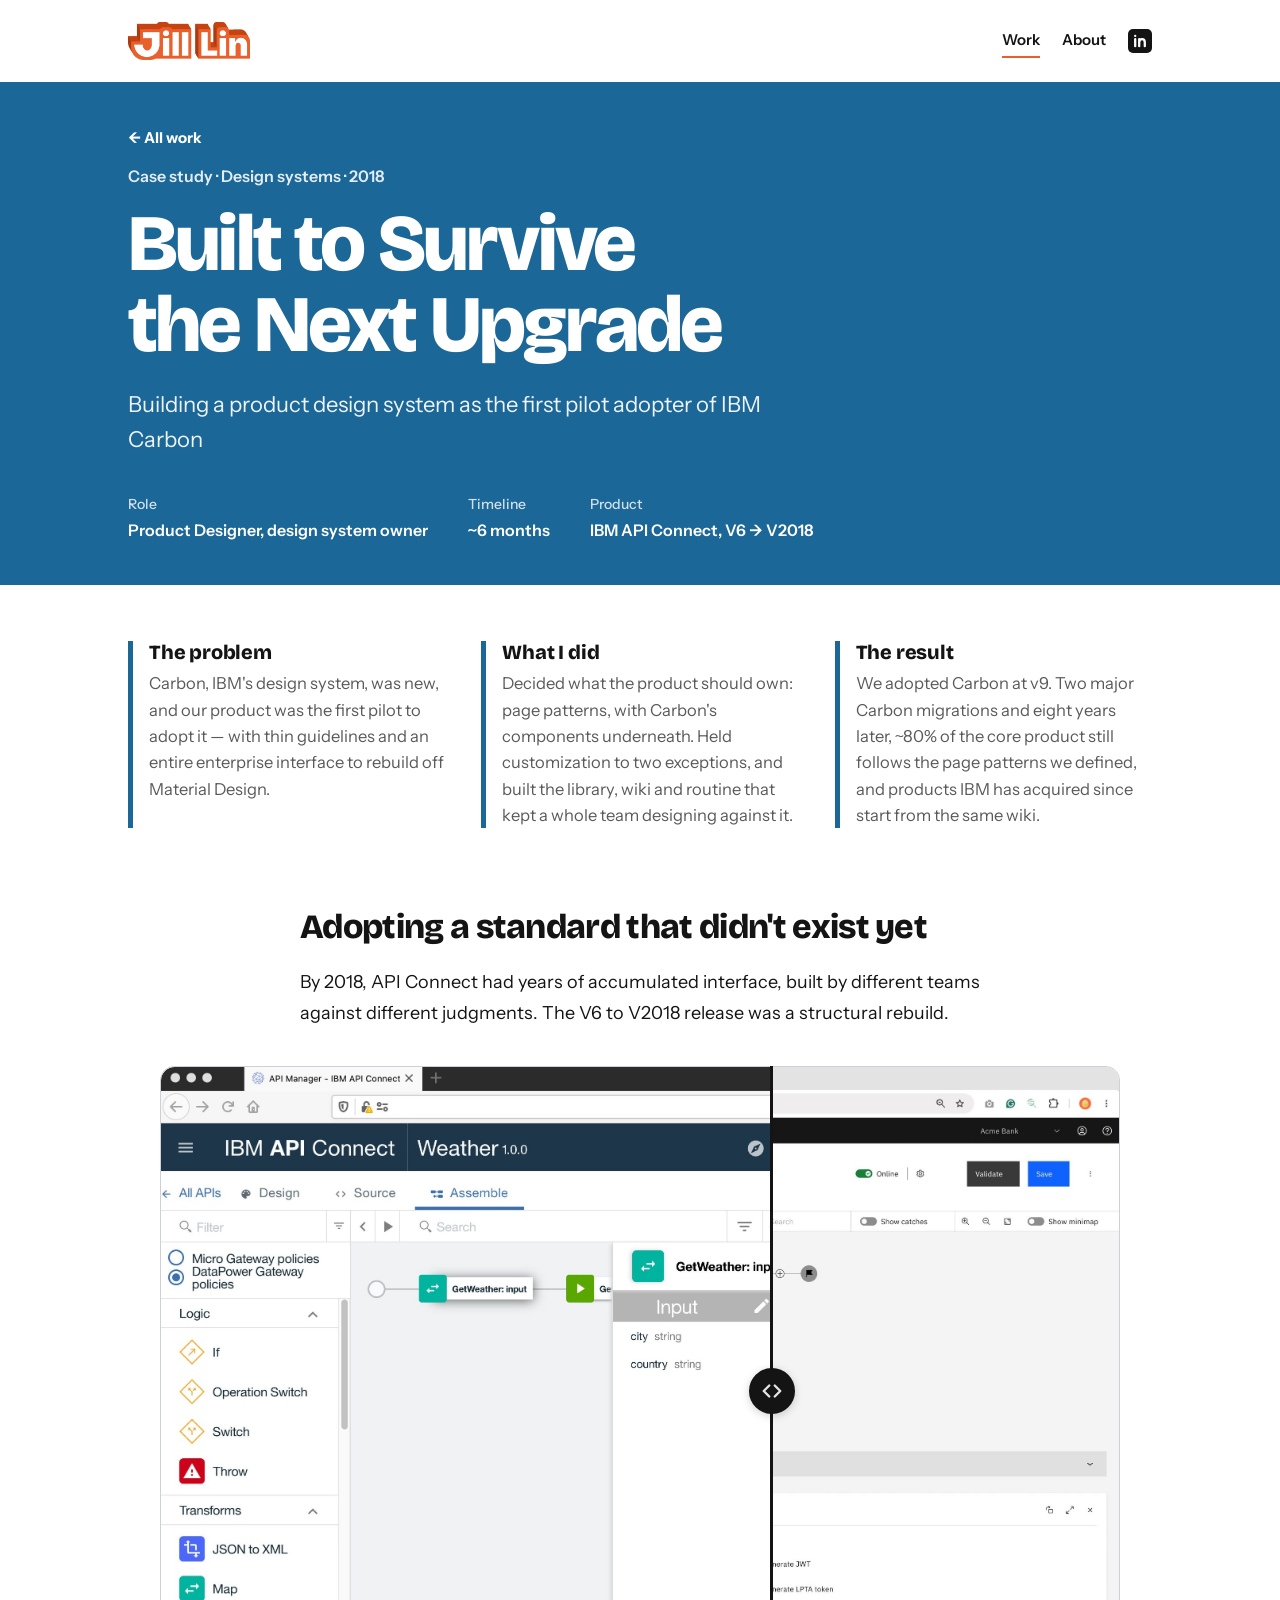
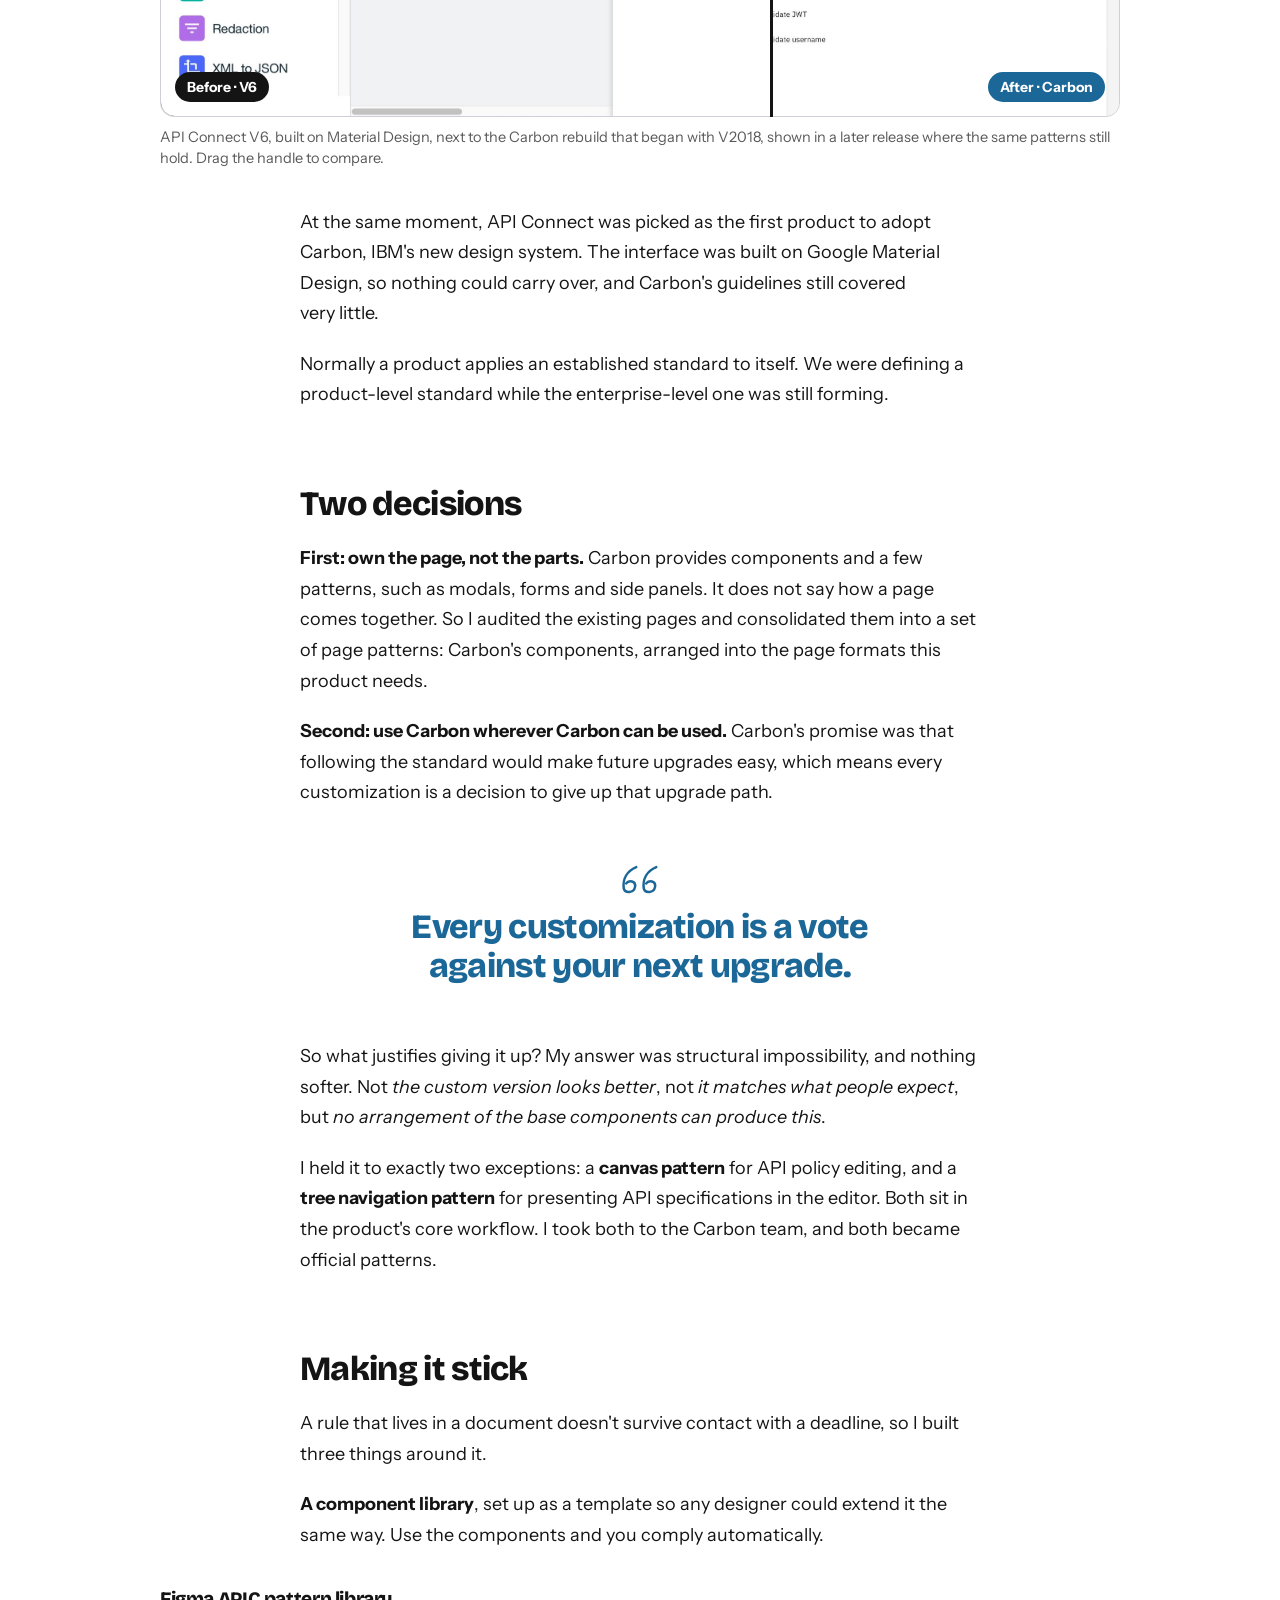
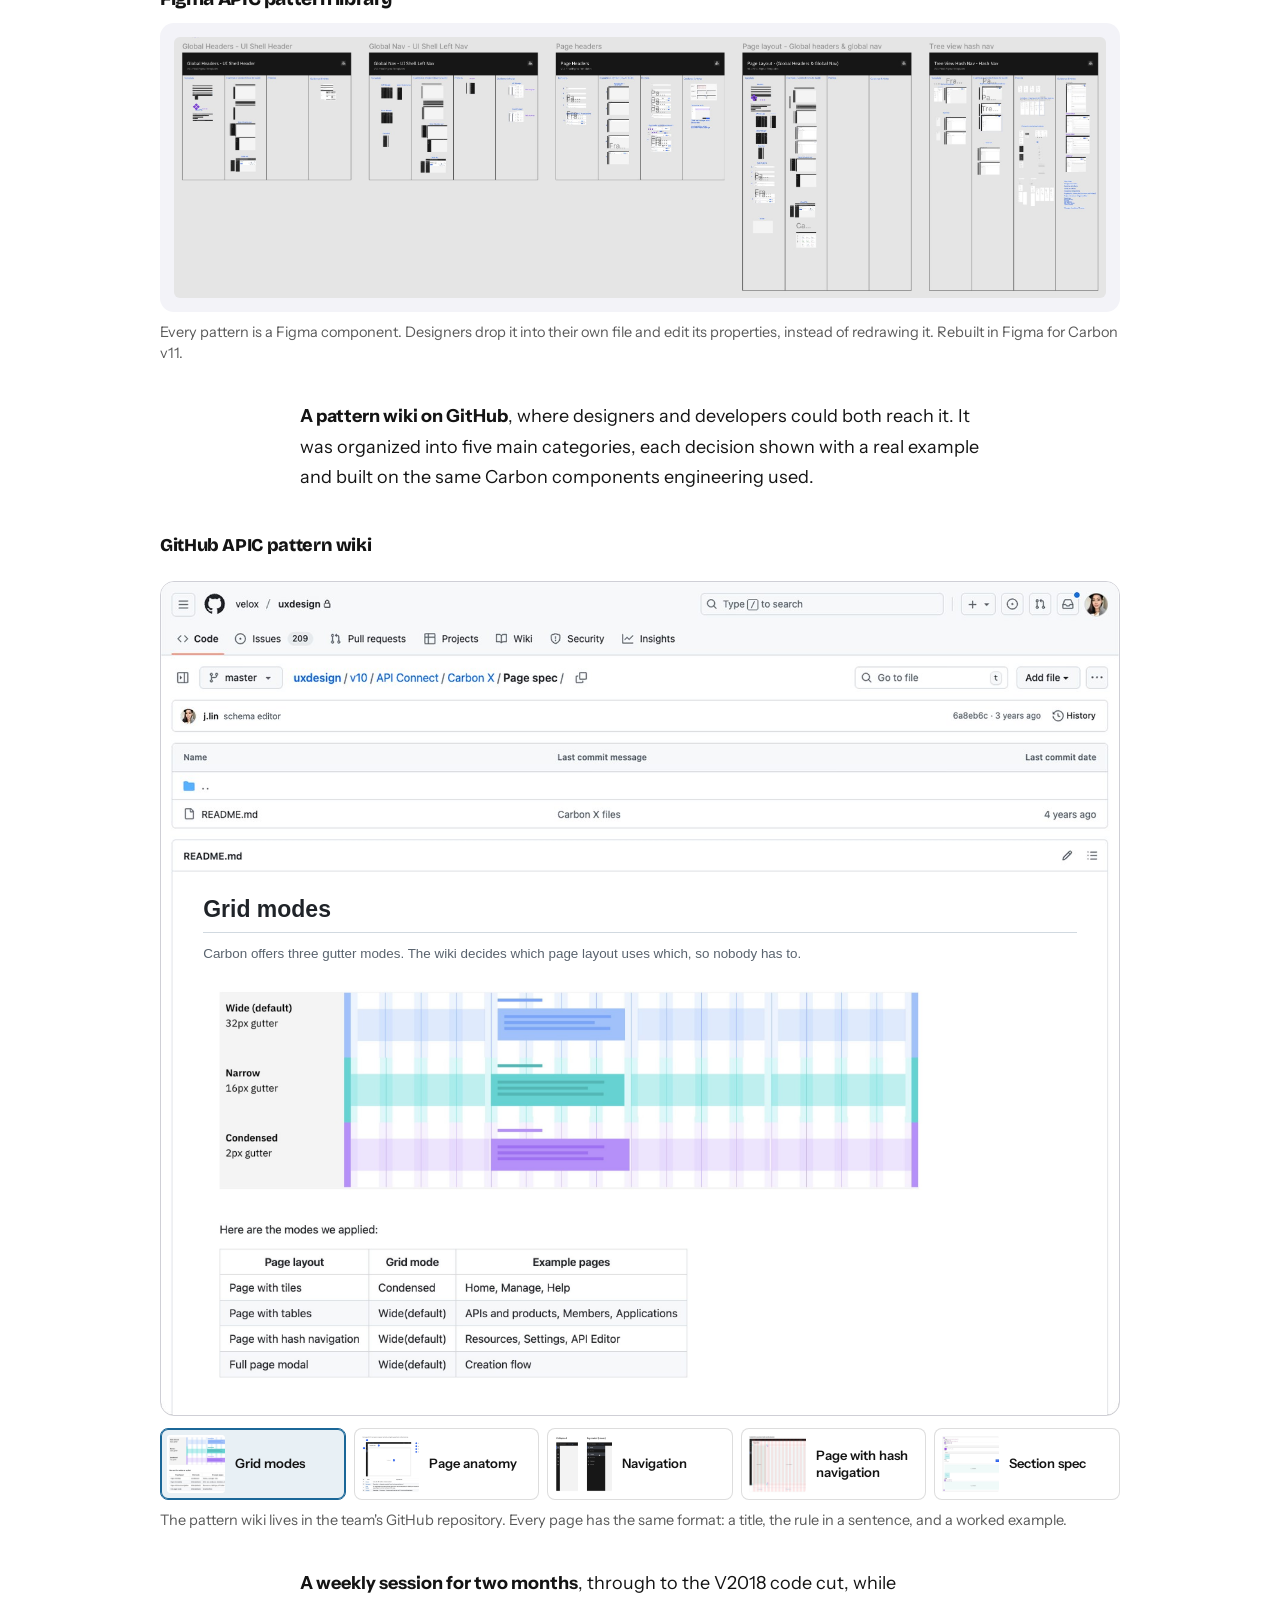
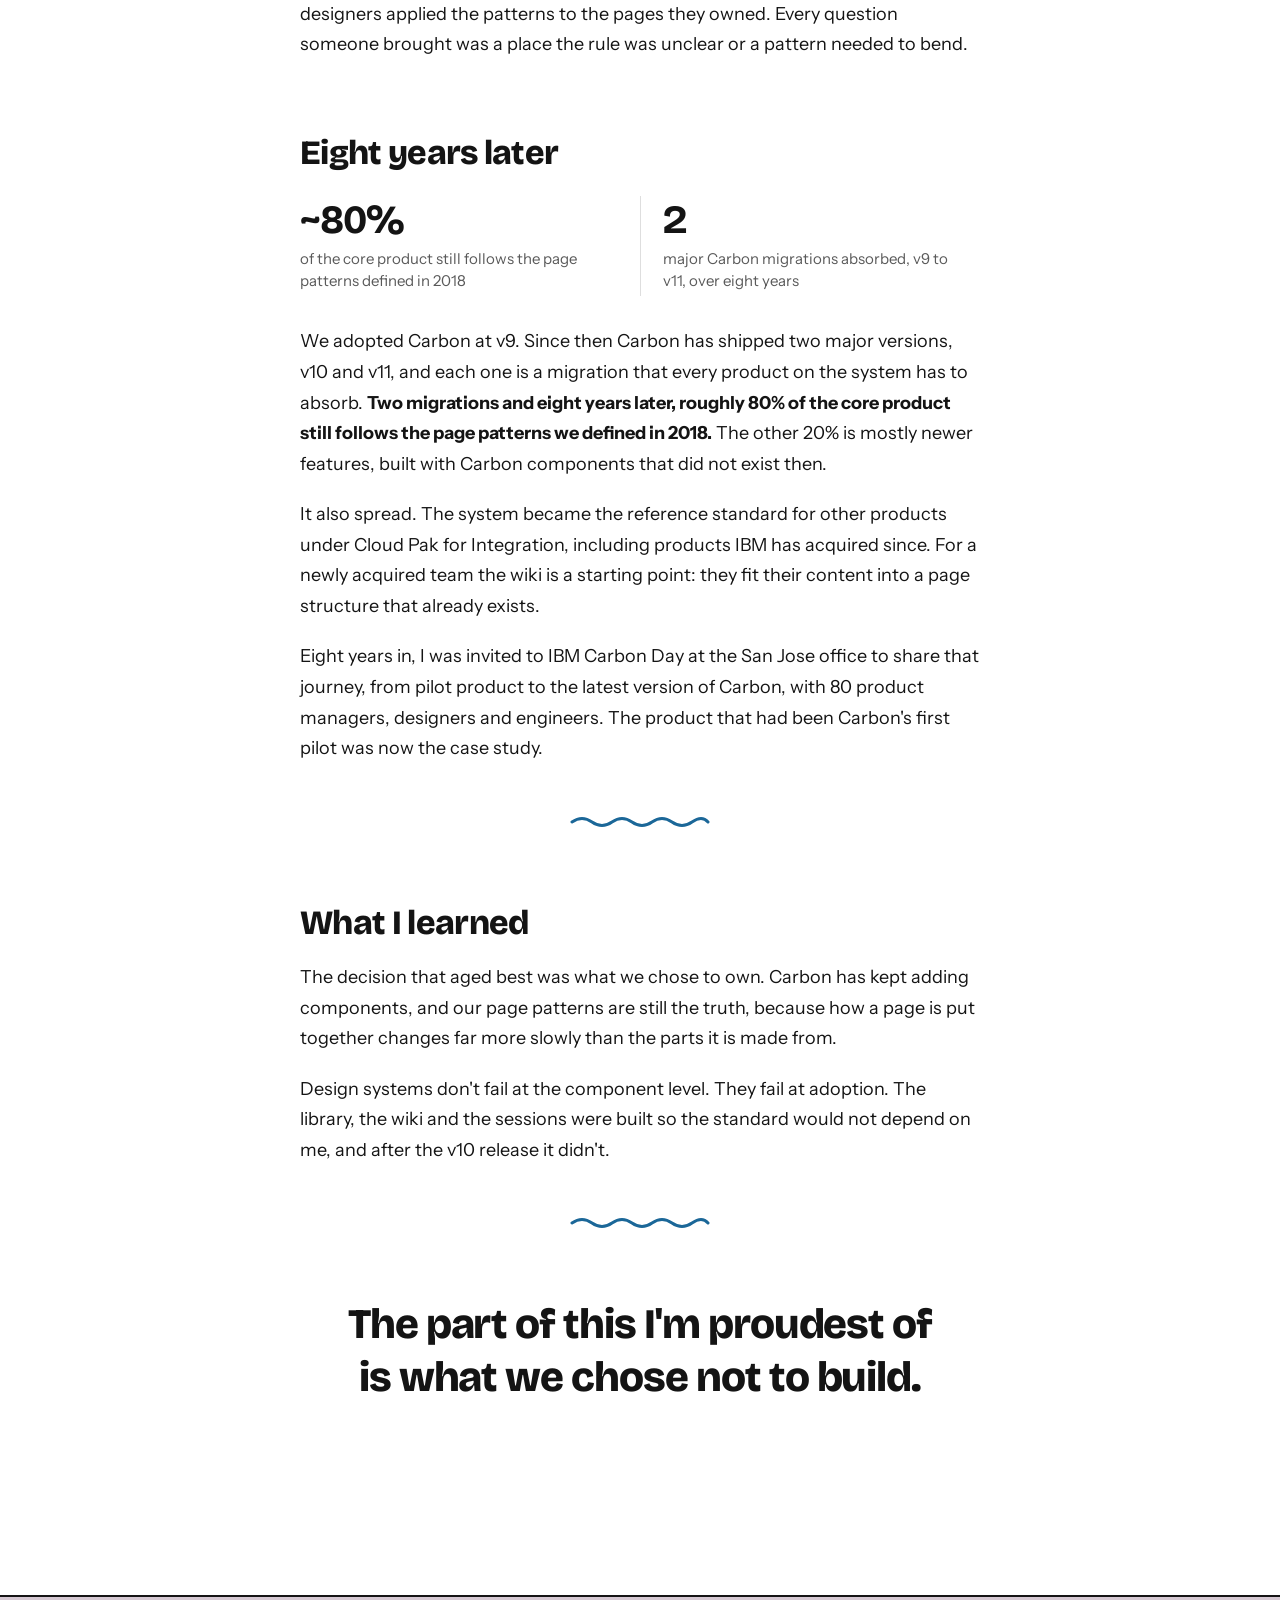
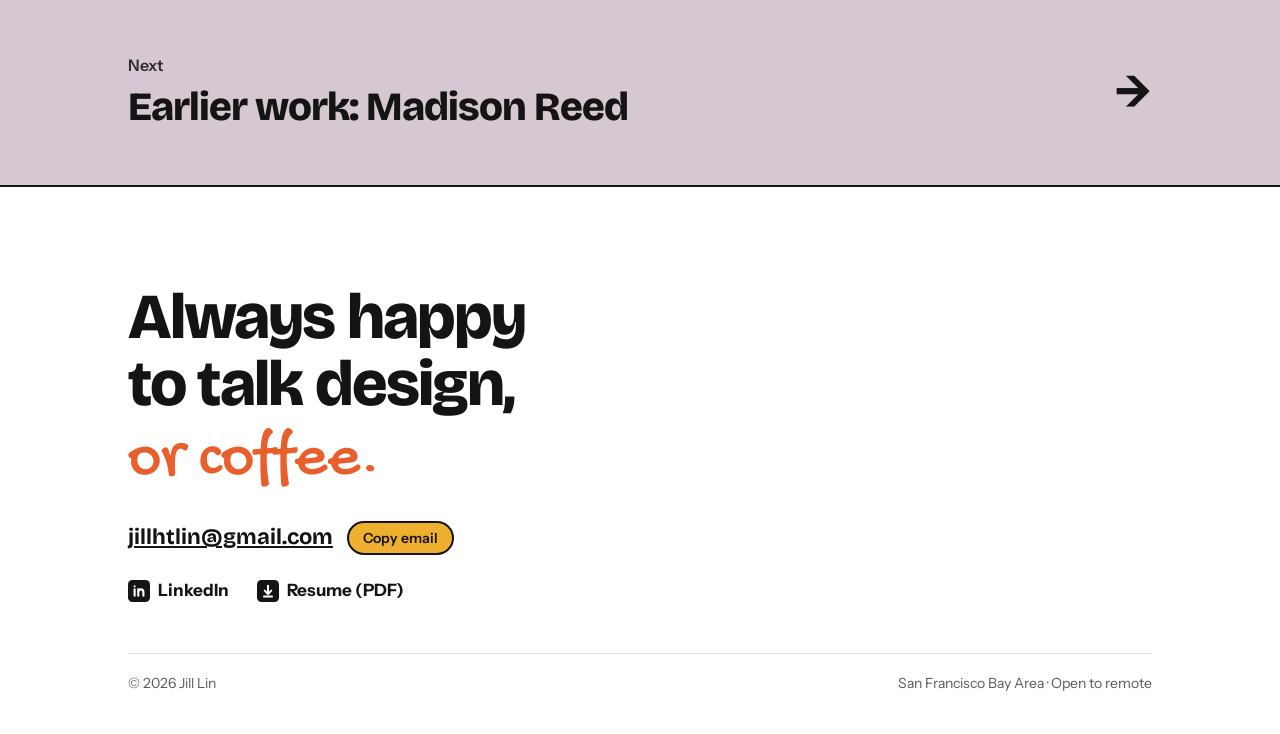
<file: work/design-system.html>
<!doctype html><html lang="en"><head><script async src="https://www.googletagmanager.com/gtag/js?id=G-94MTSWLYVD"></script><script>window.dataLayer=window.dataLayer||[];function gtag(){dataLayer.push(arguments);}gtag("js",new Date());gtag("config","G-94MTSWLYVD");</script><meta charset="utf-8"><meta name="viewport" content="width=device-width, initial-scale=1, viewport-fit=cover"><title>Built to Survive the Next Upgrade — A Product Design System on IBM Carbon | Jill Lin</title><meta name="description" content="A product-level design standard built as IBM Carbon&#x27;s first pilot adopter, with a rule for when to customize. Two major Carbon migrations and eight years later, ~80% of the core product still follows its page patterns."><link rel="canonical" href="https://byjill.me/work/design-system"><meta property="og:type" content="website"><meta property="og:site_name" content="Jill Lin"><meta property="og:title" content="Built to Survive the Next Upgrade — A Product Design System on IBM Carbon | Jill Lin"><meta property="og:description" content="A product-level design standard built as IBM Carbon&#x27;s first pilot adopter, with a rule for when to customize. Two major Carbon migrations and eight years later, ~80% of the core product still follows its page patterns."><meta property="og:url" content="https://byjill.me/work/design-system"><meta property="og:image" content="https://byjill.me/assets/og.png"><meta property="og:image:width" content="1200"><meta property="og:image:height" content="630"><meta name="twitter:card" content="summary_large_image"><link rel="icon" href="../assets/favicon-32.png" sizes="32x32" type="image/png"><link rel="icon" href="../assets/favicon-48.png" sizes="48x48" type="image/png"><link rel="apple-touch-icon" href="../assets/apple-touch-icon.png"><meta name="theme-color" content="#FFFFFF"><link rel="preconnect" href="https://fonts.googleapis.com"><link rel="preconnect" href="https://fonts.gstatic.com" crossorigin><link rel="stylesheet" href="https://fonts.googleapis.com/css2?family=Bricolage+Grotesque:opsz,wght@12..96,600;12..96,700;12..96,800&family=Gochi+Hand&family=IBM+Plex+Mono:wght@500&family=IBM+Plex+Sans:wght@300;400;600&family=Instrument+Sans:ital,wght@0,400;0,600;0,700;1,400&display=swap"><link rel="stylesheet" href="../assets/style.css?v=20261020b"></head><body><div class="page " style="--c:var(--cobalt);--on-c:var(--white);--qc:var(--cobalt)"><a class="skip" href="#main">Skip to content</a><header class="site-head"><div class="wrap"><a class="logo" href="../index.html"><img src="../assets/logo.png" alt="Jill Lin" width="120" height="38"></a><nav class="nav" aria-label="Main"><a href="../index.html#work" aria-current="page">Work</a><a href="../about.html">About</a><a class="li" href="https://www.linkedin.com/in/jillhtlin" target="_blank" rel="noopener" aria-label="LinkedIn" title="LinkedIn"><svg class="li-ic" viewBox="0 0 24 24" aria-hidden="true"><rect width="24" height="24" rx="5" fill="currentColor"/><path d="M7.2 10.2v7M7.2 6.8v.1M11.2 17.2v-7M11.2 13.4c0-2.1 1.3-3.2 2.9-3.2s2.7 1.1 2.7 3.2v3.8" fill="none" stroke="var(--paper)" stroke-width="2.3" stroke-linecap="round"/></svg></a></nav></div></header><main id="main"><section class="case-hero"><div class="wrap"><a class="back" href="../index.html#work">← All work</a><p class="kicker">Case study · Design systems · 2018</p><h1>Built to Survive the Next Upgrade</h1><p class="sub">Building a product design system as the first pilot adopter of IBM Carbon</p><dl class="meta"><div><dt>Role</dt><dd>Product Designer, design system owner</dd></div><div><dt>Timeline</dt><dd>~6 months</dd></div><div><dt>Product</dt><dd>IBM API Connect, V6 → V2018</dd></div></dl></div></section><div class="wrap"><div class="tldr"><div><h2>The problem</h2><p>Carbon, IBM's design system, was new, and our product was the first pilot to adopt it — with thin guidelines and an entire enterprise interface to rebuild off Material Design.</p></div><div><h2>What I did</h2><p>Decided what the product should own: page patterns, with Carbon's components underneath. Held customization to two exceptions, and built the library, wiki and routine that kept a whole team designing against it.</p></div><div><h2>The result</h2><p>We adopted Carbon at v9. Two major Carbon migrations and eight years later, ~80% of the core product still follows the page patterns we defined, and products IBM has acquired since start from the same wiki.</p></div></div></div><article class="wrap"><div class="prose"><h2>Adopting a standard that didn't exist yet</h2>
<p>By 2018, API Connect had years of accumulated interface, built by different teams against different judgments. The V6 to V2018 release was a structural rebuild.</p>
<figure class="fig wide"><div class="cmp" style="--pos:50%"><div class="cmp-view"><img class="cmp-a" src="../assets/img/cs1-after.jpg" alt="API Connect assembly editor rebuilt on Carbon, with the policy palette open below the flow" width="2411" height="1635" loading="lazy"><span class="cmp-tag cmp-tag-a">After · Carbon</span><div class="cmp-b"><img src="../assets/img/cs1-before.jpg" alt="API Connect V6 assembly editor, built on Material Design, with a map policy open" width="2411" height="1635" loading="lazy"><span class="cmp-tag cmp-tag-b">Before · V6</span></div></div><div class="cmp-bar" aria-hidden="true"><span class="cmp-knob"><svg viewBox="0 0 24 24"><path d="M9 6 L3 12 L9 18 M15 6 L21 12 L15 18"/></svg></span></div><input class="cmp-range" type="range" min="0" max="100" value="50" aria-label="Compare Before · V6 and After · Carbon"></div><figcaption>API Connect V6, built on Material Design, next to the Carbon rebuild that began with V2018, shown in a later release where the same patterns still hold. Drag the handle to compare.</figcaption></figure><script>document.querySelectorAll('.cmp').forEach(function(c){var r=c.querySelector('.cmp-range'),touched=false;function set(v){v=Math.max(0,Math.min(100,v));c.style.setProperty('--pos',v+'%');r.value=v}function at(e){var b=c.getBoundingClientRect();set((e.clientX-b.left)/b.width*100)}c.addEventListener('pointerdown',function(e){touched=true;c.setPointerCapture(e.pointerId);c.classList.add('drag');at(e)});c.addEventListener('pointermove',function(e){if(c.classList.contains('drag'))at(e)});['pointerup','pointercancel'].forEach(function(t){c.addEventListener(t,function(){c.classList.remove('drag')})});r.addEventListener('input',function(){touched=true;set(+r.value)});if(matchMedia('(prefers-reduced-motion: reduce)').matches||!('IntersectionObserver' in window))return;var io=new IntersectionObserver(function(es){if(!es[0].isIntersecting)return;io.disconnect();var t0=null,keys=[[0,50],[.35,68],[.7,32],[1,50]],D=1800;function f(ts){if(touched)return;if(!t0)t0=ts;var p=Math.min(1,(ts-t0)/D),k=1;while(keys[k][0]<p)k++;var a=keys[k-1],b=keys[k],u=(p-a[0])/(b[0]-a[0]),e=u<.5?2*u*u:1-Math.pow(-2*u+2,2)/2;set(a[1]+(b[1]-a[1])*e);if(p<1)requestAnimationFrame(f)}setTimeout(function(){requestAnimationFrame(f)},400)},{threshold:.6});io.observe(c)});</script>
<p>At the same moment, API Connect was picked as the first product to adopt Carbon, IBM's new design system. The interface was built on Google Material Design, so nothing could carry over, and Carbon's guidelines still covered very little.</p>
<p>Normally a product applies an established standard to itself. We were defining a product-level standard while the enterprise-level one was still forming.</p>
<h2>Two decisions</h2>
<p><strong>First: own the page, not the parts.</strong> Carbon provides components and a few patterns, such as modals, forms and side panels. It does not say how a page comes together. So I audited the existing pages and consolidated them into a set of page patterns: Carbon's components, arranged into the page formats this product needs.</p>
<p><strong>Second: use Carbon wherever Carbon can be used.</strong> Carbon's promise was that following the standard would make future upgrades easy, which means every customization is a decision to give up that upgrade path.</p>
<div class="pull"><svg viewBox="0 0 64 50" aria-hidden="true"><path d="M26 6 C12 12 4 24 6 40 C8 48 22 48 24 38 C26 28 14 26 10 32 M58 6 C44 12 36 24 38 40 C40 48 54 48 56 38 C58 28 46 26 42 32" fill="none" stroke="var(--yellow)" stroke-width="4" stroke-linecap="round"/></svg><p>Every customization is a vote against your next upgrade.</p></div>
<p>So what justifies giving it up? My answer was structural impossibility, and nothing softer. Not <em>the custom version looks better</em>, not <em>it matches what people expect</em>, but <em>no arrangement of the base components can produce this</em>.</p>
<p>I held it to exactly two exceptions: a <strong>canvas pattern</strong> for API policy editing, and a <strong>tree navigation pattern</strong> for presenting API specifications in the editor. Both sit in the product's core workflow. I took both to the Carbon team, and both became official patterns.</p>
<h2>Making it stick</h2>
<p>A rule that lives in a document doesn't survive contact with a deadline, so I built three things around it.</p>
<p><strong>A component library</strong>, set up as a template so any designer could extend it the same way. Use the components and you comply automatically.</p>
<figure class="fig wide fg"><p class="fg-label">Figma APIC pattern library</p><div class="wk-frame"><a class="zoom" href="../assets/img/cs1-figma-overview.jpg" target="_blank" rel="noopener" aria-label="Open full-size image"><img src="../assets/img/cs1-figma-overview.jpg" alt="Five Figma component boards: global header, global navigation, page headers, page layout and tree view hash navigation" width="2911" height="815" loading="lazy"></a></div><figcaption>Every pattern is a Figma component. Designers drop it into their own file and edit its properties, instead of redrawing it. Rebuilt in Figma for Carbon v11.</figcaption></figure>
<p><strong>A pattern wiki on GitHub</strong>, where designers and developers could both reach it. It was organized into five main categories, each decision shown with a real example and built on the same Carbon components engineering used.</p>
<figure class="fig wide wkf" data-wk="b"><p class="fg-label">GitHub APIC pattern wiki</p><div class="wkf-frame"><img class="wkf-shot" src="../assets/img/cs1-wiki-frame.jpg" alt="The pattern wiki as a page in the team GitHub repository" width="1600" height="1391" loading="lazy"><div class="wkf-body" tabindex="0" aria-label="Pattern wiki page"><section class="wkf-sec on" data-n="1"><h4>Grid modes</h4><p>Carbon offers three gutter modes. The wiki decides which page layout uses which, so nobody has to.</p><img src="../assets/img/cs1-wiki-gridmodes.jpg" alt="Carbon grid modes, wide, narrow and condensed, and the table of which page layout uses which" width="2122" height="1214" loading="lazy"></section><section class="wkf-sec" data-n="2"><h4>Page anatomy</h4><p>Most pages are built from the same four parts. Each part is specced once and reused everywhere.</p><img src="../assets/img/cs1-wiki-anatomy.jpg" alt="Page anatomy: header, navigation, page header and content area, numbered, with a table describing each area" width="1908" height="1641" loading="lazy"></section><section class="wkf-sec" data-n="3"><h4>Navigation</h4><p>Three states, collapsed, hover and pinned, so every product area behaves the same way.</p><img src="../assets/img/cs1-wiki-nav.jpg" alt="Side navigation in collapsed, hover-expanded and pinned states" width="1375" height="794" loading="lazy"></section><section class="wkf-sec" data-n="4"><h4>Page with hash navigation</h4><p>Every page template is built on the grid. This one gives 4 columns to the hash navigation and 12 to content.</p><img src="../assets/img/cs1-wiki-hashnav.jpg" alt="Grid spec: 12-column content area beside a 4-column hash navigation" width="1063" height="956" loading="lazy"></section><section class="wkf-sec" data-n="5"><h4>Section spec</h4><p>Every gap mapped to a Carbon token, so engineers never had to guess.</p><img src="../assets/img/cs1-wiki-section.jpg" alt="Section spacing redline, each gap labeled with its Carbon token" width="1021" height="915" loading="lazy"></section></div></div><div class="wkf-thumbs" role="group" aria-label="Wiki pages"><button type="button" data-n="1" aria-pressed="true"><img src="../assets/img/cs1-wiki-gridmodes.jpg" alt="" width="2122" height="1214" loading="lazy"><span>Grid modes</span></button><button type="button" data-n="2" aria-pressed="false"><img src="../assets/img/cs1-wiki-anatomy.jpg" alt="" width="1908" height="1641" loading="lazy"><span>Page anatomy</span></button><button type="button" data-n="3" aria-pressed="false"><img src="../assets/img/cs1-wiki-nav.jpg" alt="" width="1375" height="794" loading="lazy"><span>Navigation</span></button><button type="button" data-n="4" aria-pressed="false"><img src="../assets/img/cs1-wiki-hashnav.jpg" alt="" width="1063" height="956" loading="lazy"><span>Page with hash navigation</span></button><button type="button" data-n="5" aria-pressed="false"><img src="../assets/img/cs1-wiki-section.jpg" alt="" width="1021" height="915" loading="lazy"><span>Section spec</span></button></div><figcaption>The pattern wiki lives in the team's GitHub repository. Every page has the same format: a title, the rule in a sentence, and a worked example.</figcaption></figure><script>(function(){document.querySelectorAll(".wkf").forEach(function(f){var os=f.querySelectorAll(".wkf-opt button"),ts=f.querySelectorAll(".wkf-thumbs button"),ss=f.querySelectorAll(".wkf-sec"),body=f.querySelector(".wkf-body");function mode(v){f.setAttribute("data-wk",v);body.scrollTop=0;os.forEach(function(b){b.setAttribute("aria-pressed",b.dataset.v===v?"true":"false")});try{localStorage.setItem("draft-wk",v)}catch(e){}}function show(n){ss.forEach(function(s){s.classList.toggle("on",s.dataset.n===n)});ts.forEach(function(b){b.setAttribute("aria-pressed",b.dataset.n===n?"true":"false")})}os.forEach(function(b){b.addEventListener("click",function(){mode(b.dataset.v)})});ts.forEach(function(b){b.addEventListener("click",function(){show(b.dataset.n)})});var s=null;try{s=localStorage.getItem("draft-wk")}catch(e){}})})();</script><script>(function(){document.querySelectorAll('.wk').forEach(function(w){var items=w.querySelectorAll('.wk-item'),slides=w.querySelectorAll('.wk-slide'),cnt=w.querySelector('.wk-count-n'),cur=1,N=slides.length;function show(n,focus){cur=(n-1+N)%N+1;slides.forEach(function(s){var on=+s.dataset.n===cur;s.classList.toggle('on',on);s.setAttribute('aria-hidden',on?'false':'true')});items.forEach(function(i){var on=+i.dataset.n===cur;i.classList.toggle('on',on);i.setAttribute('aria-pressed',on?'true':'false')});cnt.textContent=cur+' / '+N}items.forEach(function(i){i.addEventListener('click',function(){show(+i.dataset.n);if(matchMedia('(max-width: 760px)').matches)w.querySelector('.wk-stage').scrollIntoView({block:'start',behavior:matchMedia('(prefers-reduced-motion: reduce)').matches?'auto':'smooth'})})});w.querySelector('.wk-prev').addEventListener('click',function(){show(cur-1)});w.querySelector('.wk-next').addEventListener('click',function(){show(cur+1)});w.addEventListener('keydown',function(e){if(e.target.closest('input,textarea'))return;if(e.key==='ArrowRight'){show(cur+1);e.preventDefault()}if(e.key==='ArrowLeft'){show(cur-1);e.preventDefault()}});show(1)})})();</script>

<p><strong>A weekly session for two months</strong>, through to the V2018 code cut, while designers applied the patterns to the pages they owned. Every question someone brought was a place the rule was unclear or a pattern needed to bend.</p>
<h2>Eight years later</h2><div class="stats"><div class="stat"><b>~80%</b><span>of the core product still follows the page patterns defined in 2018</span></div><div class="stat"><b>2</b><span>major Carbon migrations absorbed, v9 to v11, over eight years</span></div></div>
<p>We adopted Carbon at v9. Since then Carbon has shipped two major versions, v10 and v11, and each one is a migration that every product on the system has to absorb. <strong>Two migrations and eight years later, roughly 80% of the core product still follows the page patterns we defined in 2018.</strong> The other 20% is mostly newer features, built with Carbon components that did not exist then.</p>
<p>It also spread. The system became the reference standard for other products under Cloud Pak for Integration, including products IBM has acquired since. For a newly acquired team the wiki is a starting point: they fit their content into a page structure that already exists.</p>
<p>Eight years in, I was invited to IBM Carbon Day at the San Jose office to share that journey, from pilot product to the latest version of Carbon, with 80 product managers, designers and engineers. The product that had been Carbon's first pilot was now the case study.</p>
<hr />
<h2>What I learned</h2>
<p>The decision that aged best was what we chose to own. Carbon has kept adding components, and our page patterns are still the truth, because how a page is put together changes far more slowly than the parts it is made from.</p>
<p>Design systems don't fail at the component level. They fail at adoption. The library, the wiki and the sessions were built so the standard would not depend on me, and after the v10 release it didn't.</p>
<hr />
<p class="closing">The part of this I'm proudest of is what we chose not to build.</p></div></article><a class="next" href="madison-reed.html" style="--c:var(--blush);--on-c:var(--deep)"><div class="wrap"><div><small>Next</small><strong>Earlier work: Madison Reed</strong></div><span class="arrow" aria-hidden="true">→</span></div></a></main><footer class="site-foot" id="contact"><div class="wrap"><p class="big">Always happy to talk design, <span class="hand">or coffee.</span></p><div class="contact"><a class="email" href="mailto:jillhtlin@gmail.com">jillhtlin@gmail.com</a><button class="copy" type="button" data-copy="jillhtlin@gmail.com">Copy email</button></div><div class="foot-links"><a class="li" href="https://www.linkedin.com/in/jillhtlin" target="_blank" rel="noopener"><svg class="li-ic" viewBox="0 0 24 24" aria-hidden="true"><rect width="24" height="24" rx="5" fill="currentColor"/><path d="M7.2 10.2v7M7.2 6.8v.1M11.2 17.2v-7M11.2 13.4c0-2.1 1.3-3.2 2.9-3.2s2.7 1.1 2.7 3.2v3.8" fill="none" stroke="var(--paper)" stroke-width="2.3" stroke-linecap="round"/></svg>LinkedIn</a><a class="li" href="../assets/Jill-Lin-Resume.pdf" download="Jill-Lin-Resume.pdf"><svg class="li-ic" viewBox="0 0 24 24" aria-hidden="true"><rect width="24" height="24" rx="5" fill="currentColor"/><path d="M12 6.4v8.4M8.4 11.6l3.6 3.6 3.6-3.6M7.6 18h8.8" fill="none" stroke="var(--paper)" stroke-width="2.2" stroke-linecap="round" stroke-linejoin="round"/></svg>Resume (PDF)</a></div><div class="fine"><span>© 2026 Jill Lin</span><span>San Francisco Bay Area · Open to remote</span></div></div></footer><script>document.querySelectorAll("[data-copy]").forEach(function(b){b.addEventListener("click",function(){var t=b.getAttribute("data-copy"),done=function(){b.textContent="Copied";setTimeout(function(){b.textContent="Copy email"},1600)};try{navigator.clipboard.writeText(t).then(done,function(){sel()})}catch(e){sel()}function sel(){var r=document.createRange(),e=document.querySelector(".email");r.selectNodeContents(e);var s=getSelection();s.removeAllRanges();s.addRange(r);b.textContent="Selected"}})});</script></div><script>(function(){if(location.hash)return;var n=(performance.getEntriesByType&&performance.getEntriesByType("navigation")[0])||{};if(n.type==="back_forward")return;function up(){window.scrollTo(0,0);try{document.documentElement.scrollIntoView({block:"start"})}catch(e){}}up();document.addEventListener("DOMContentLoaded",up);window.addEventListener("load",function(){up();setTimeout(up,80)})})();</script><script src="../assets/sound.js?v=2" defer></script></body></html>
</file>
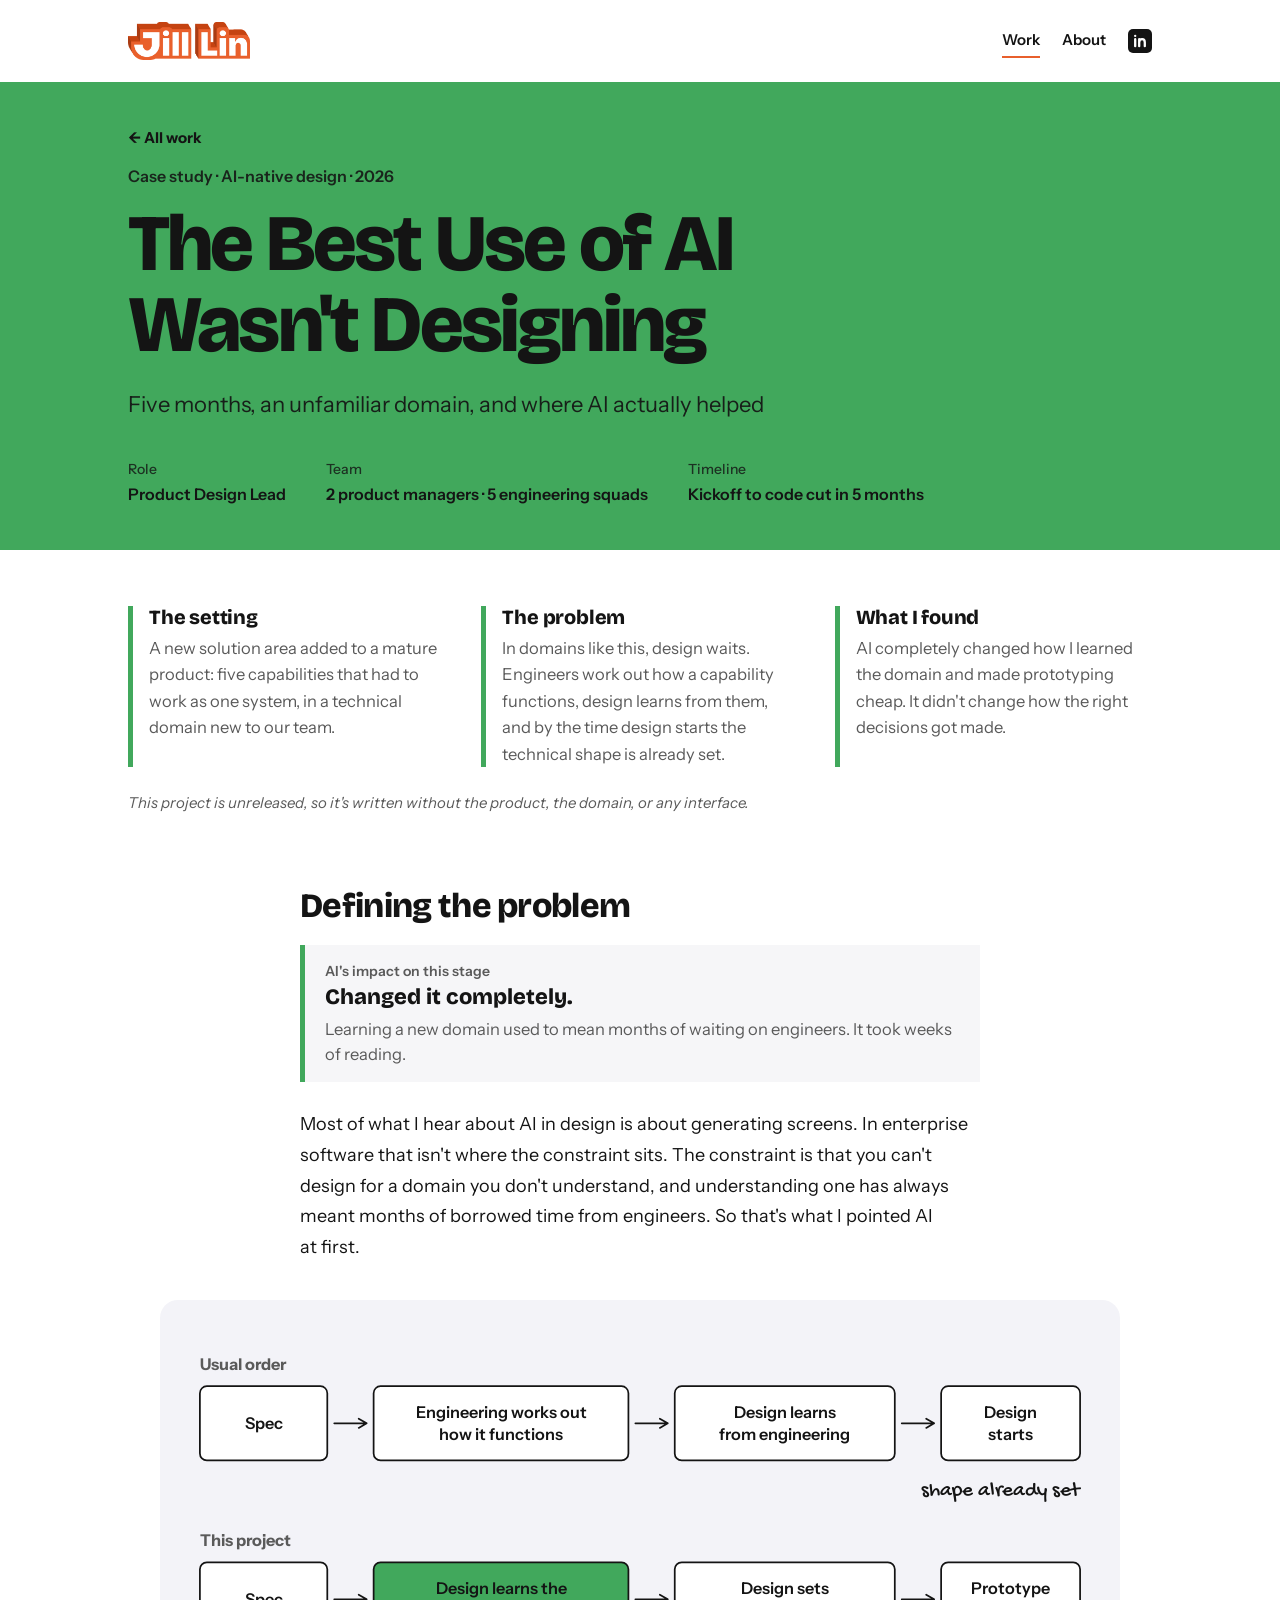
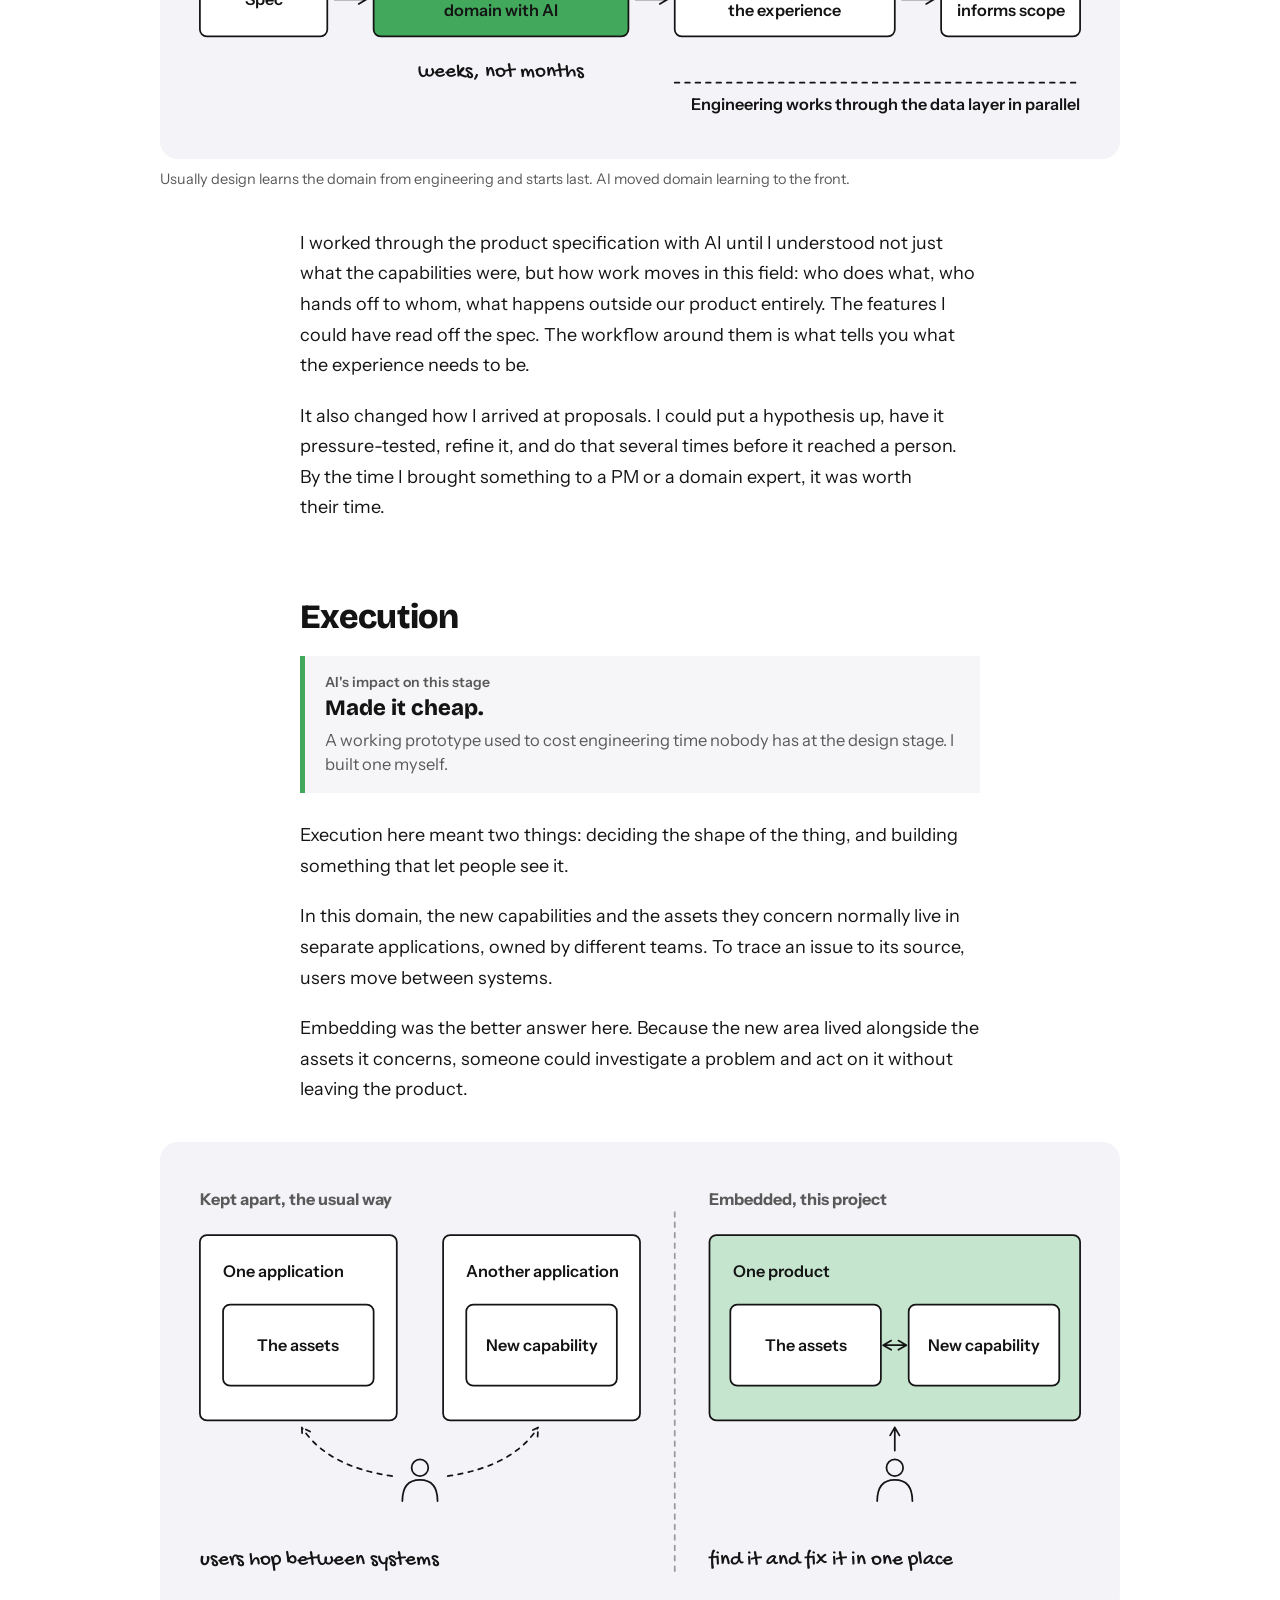
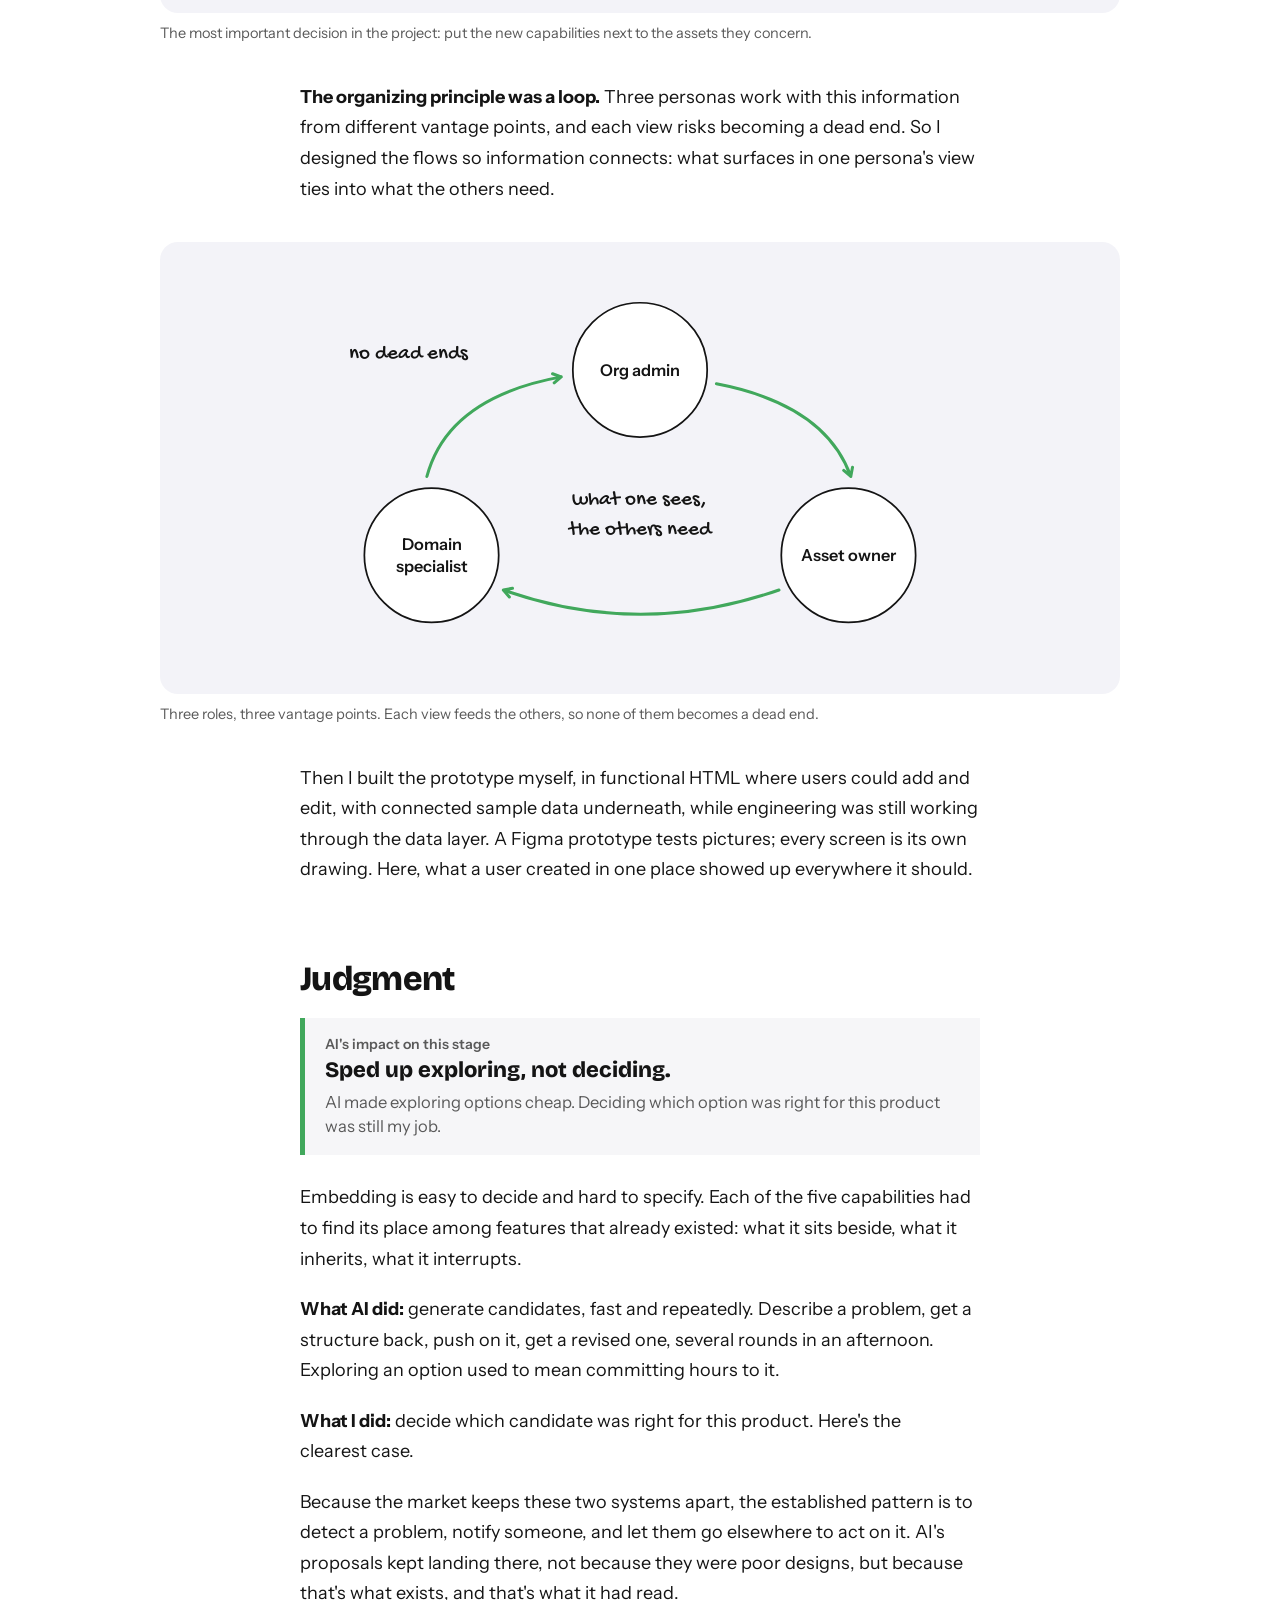
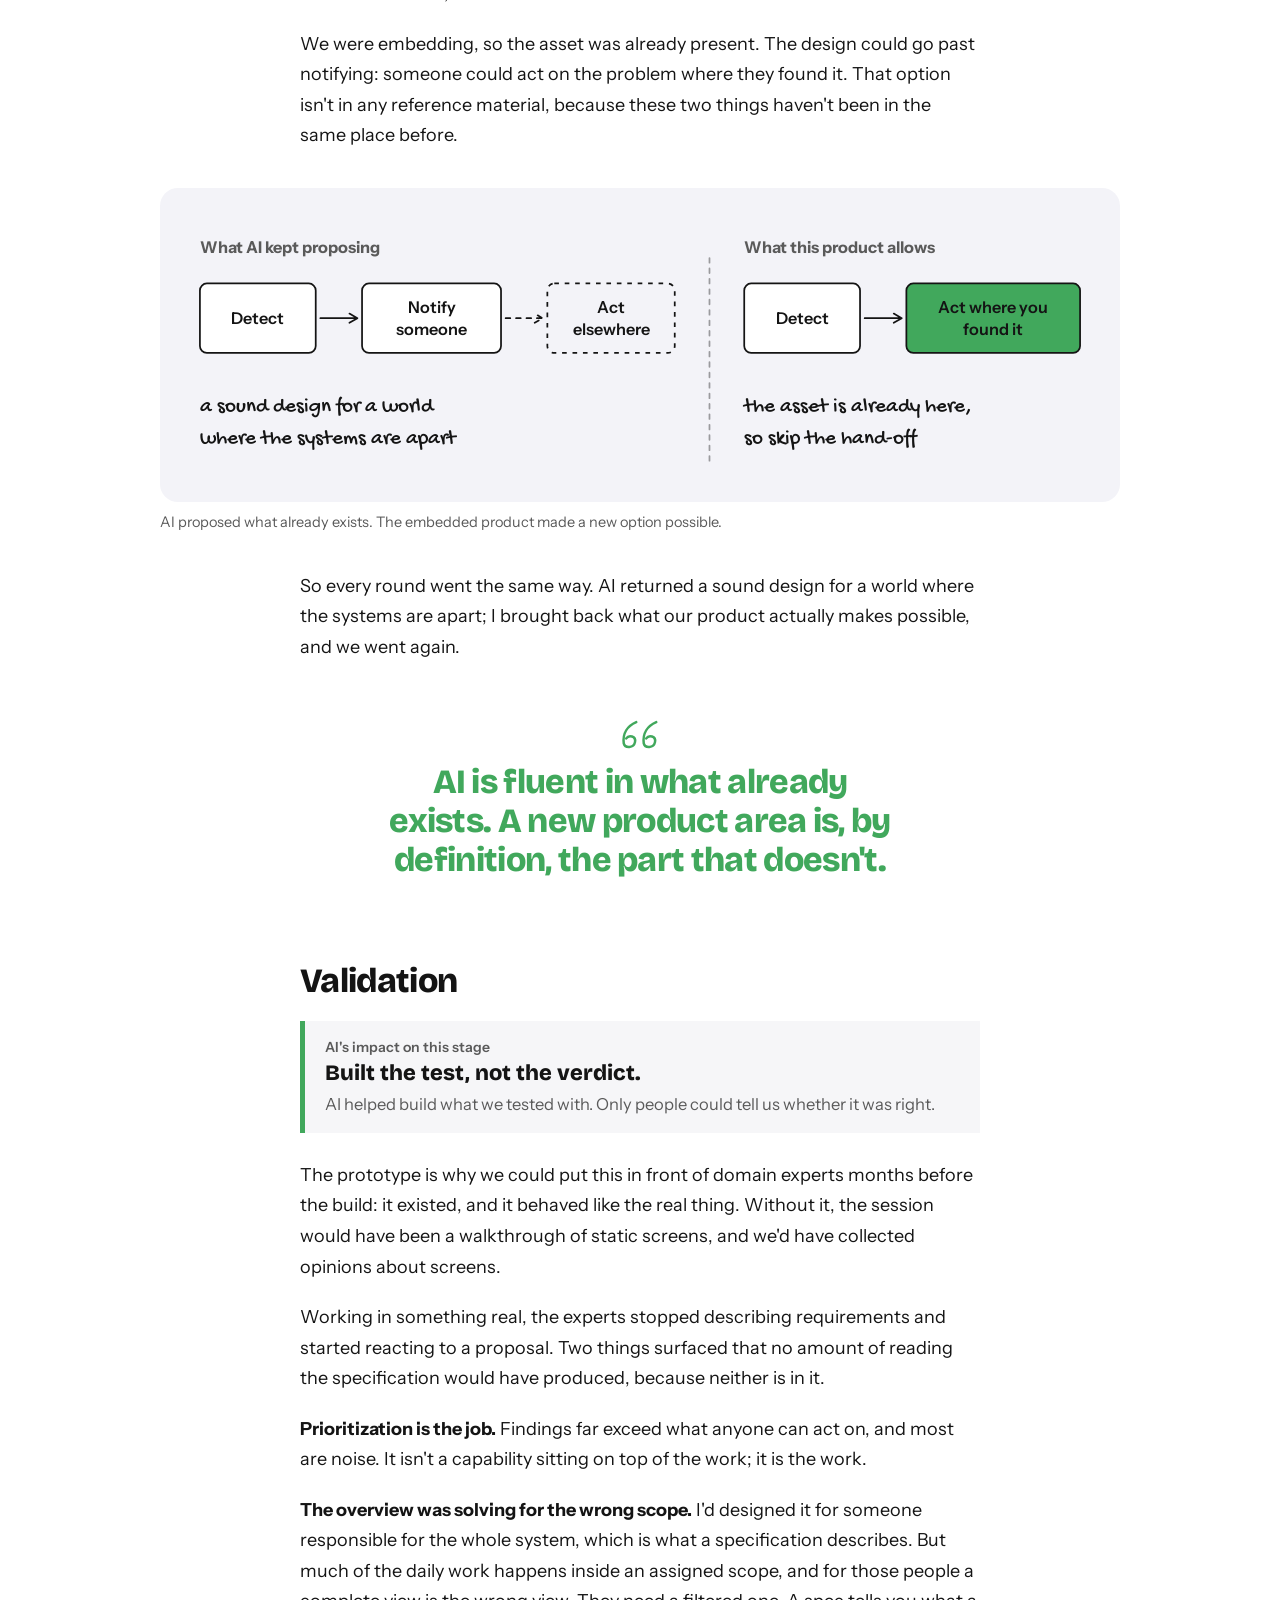
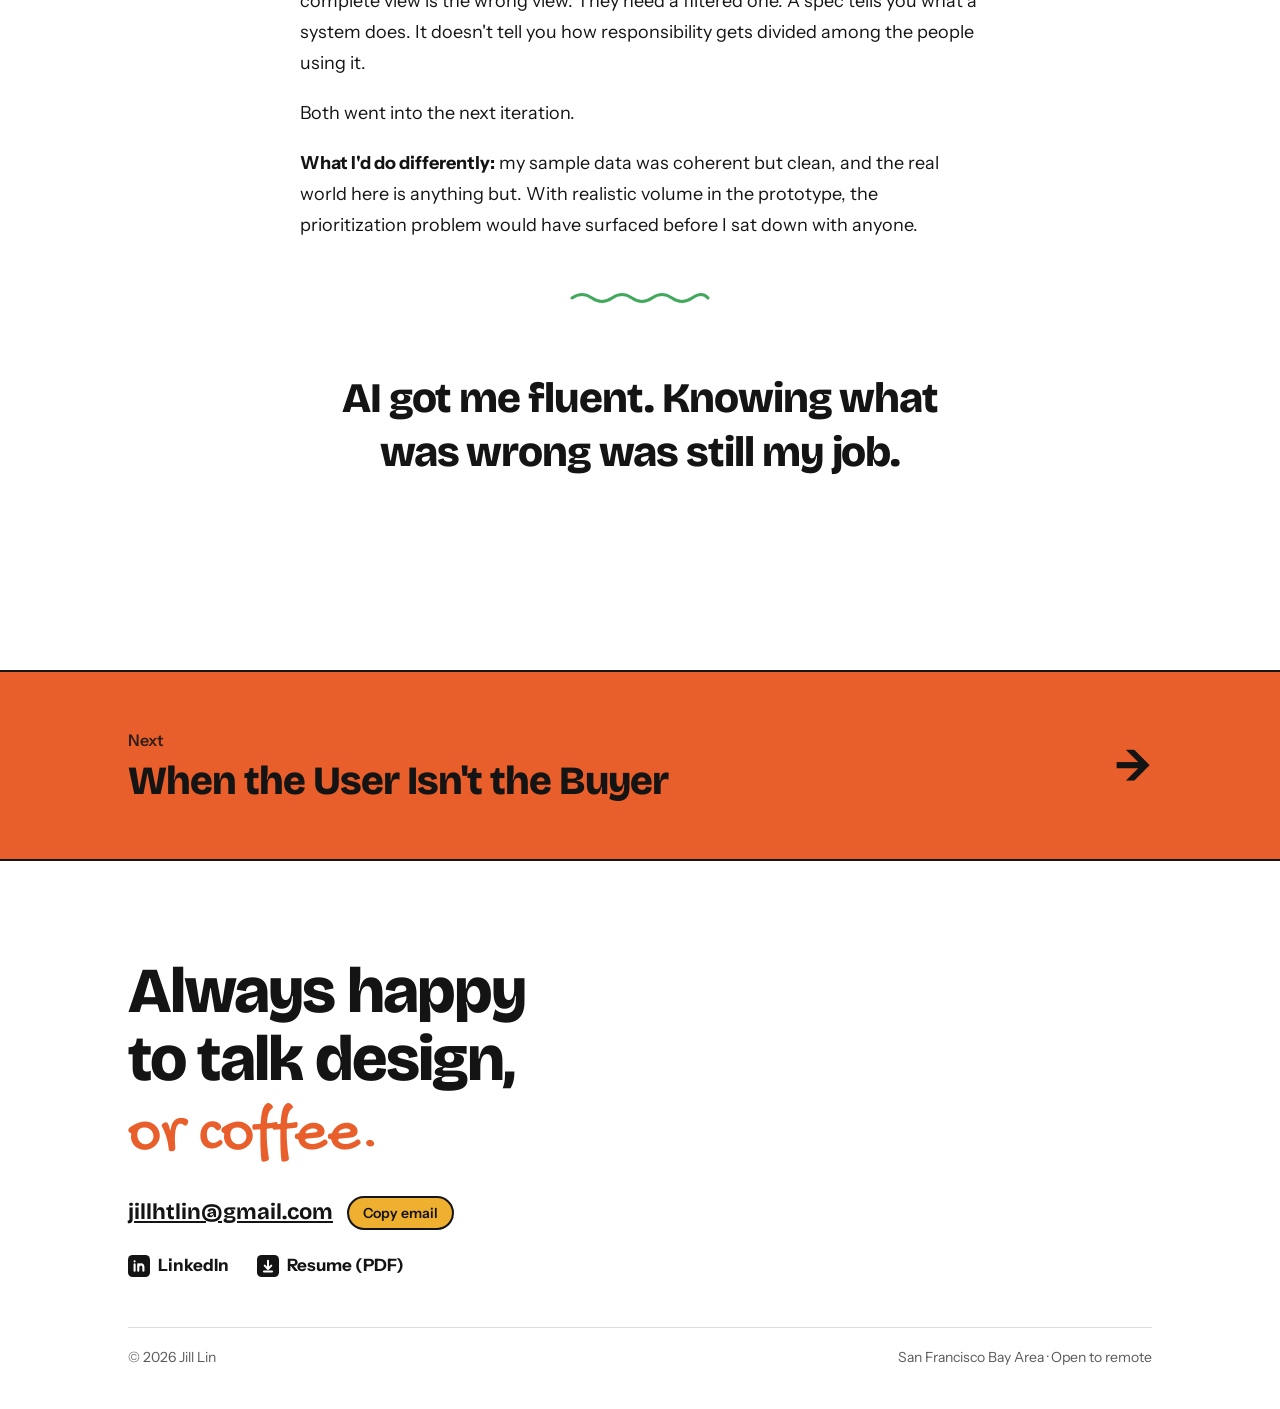
<file: work/designing-ahead.html>
<!doctype html><html lang="en"><head><script async src="https://www.googletagmanager.com/gtag/js?id=G-94MTSWLYVD"></script><script>window.dataLayer=window.dataLayer||[];function gtag(){dataLayer.push(arguments);}gtag("js",new Date());gtag("config","G-94MTSWLYVD");</script><meta charset="utf-8"><meta name="viewport" content="width=device-width, initial-scale=1, viewport-fit=cover"><title>The Best Use of AI Wasn&#x27;t Designing — AI-Native Design Leadership in a Complex Domain | Jill Lin</title><meta name="description" content="Five months leading design ahead of engineering in an unfamiliar domain — where AI-assisted domain learning helped, where product judgment took over, and what a connected-data prototype made possible."><link rel="canonical" href="https://byjill.me/work/designing-ahead"><meta property="og:type" content="website"><meta property="og:site_name" content="Jill Lin"><meta property="og:title" content="The Best Use of AI Wasn&#x27;t Designing — AI-Native Design Leadership in a Complex Domain | Jill Lin"><meta property="og:description" content="Five months leading design ahead of engineering in an unfamiliar domain — where AI-assisted domain learning helped, where product judgment took over, and what a connected-data prototype made possible."><meta property="og:url" content="https://byjill.me/work/designing-ahead"><meta property="og:image" content="https://byjill.me/assets/og.png"><meta property="og:image:width" content="1200"><meta property="og:image:height" content="630"><meta name="twitter:card" content="summary_large_image"><link rel="icon" href="../assets/favicon-32.png" sizes="32x32" type="image/png"><link rel="icon" href="../assets/favicon-48.png" sizes="48x48" type="image/png"><link rel="apple-touch-icon" href="../assets/apple-touch-icon.png"><meta name="theme-color" content="#FFFFFF"><link rel="preconnect" href="https://fonts.googleapis.com"><link rel="preconnect" href="https://fonts.gstatic.com" crossorigin><link rel="stylesheet" href="https://fonts.googleapis.com/css2?family=Bricolage+Grotesque:opsz,wght@12..96,600;12..96,700;12..96,800&family=Gochi+Hand&family=IBM+Plex+Mono:wght@500&family=IBM+Plex+Sans:wght@300;400;600&family=Instrument+Sans:ital,wght@0,400;0,600;0,700;1,400&display=swap"><link rel="stylesheet" href="../assets/style.css?v=20261020b"></head><body><div class="page " style="--c:var(--orange);--on-c:var(--deep);--qc:#5F7A1F"><a class="skip" href="#main">Skip to content</a><header class="site-head"><div class="wrap"><a class="logo" href="../index.html"><img src="../assets/logo.png" alt="Jill Lin" width="120" height="38"></a><nav class="nav" aria-label="Main"><a href="../index.html#work" aria-current="page">Work</a><a href="../about.html">About</a><a class="li" href="https://www.linkedin.com/in/jillhtlin" target="_blank" rel="noopener" aria-label="LinkedIn" title="LinkedIn"><svg class="li-ic" viewBox="0 0 24 24" aria-hidden="true"><rect width="24" height="24" rx="5" fill="currentColor"/><path d="M7.2 10.2v7M7.2 6.8v.1M11.2 17.2v-7M11.2 13.4c0-2.1 1.3-3.2 2.9-3.2s2.7 1.1 2.7 3.2v3.8" fill="none" stroke="var(--paper)" stroke-width="2.3" stroke-linecap="round"/></svg></a></nav></div></header><main id="main"><section class="case-hero"><div class="wrap"><a class="back" href="../index.html#work">← All work</a><p class="kicker">Case study · AI-native design · 2026</p><h1>The Best Use of AI Wasn&#x27;t Designing</h1><p class="sub">Five months, an unfamiliar domain, and where AI actually helped</p><dl class="meta"><div><dt>Role</dt><dd>Product Design Lead</dd></div><div><dt>Team</dt><dd>2 product managers · 5 engineering squads</dd></div><div><dt>Timeline</dt><dd>Kickoff to code cut in 5 months</dd></div></dl></div></section><div class="wrap"><div class="tldr"><div><h2>The setting</h2><p>A new solution area added to a mature product: five capabilities that had to work as one system, in a technical domain new to our team.</p></div><div><h2>The problem</h2><p>In domains like this, design waits. Engineers work out how a capability functions, design learns from them, and by the time design starts the technical shape is already set.</p></div><div><h2>What I found</h2><p>AI completely changed how I learned the domain and made prototyping cheap. It didn't change how the right decisions got made.</p></div></div><p class="confid">This project is unreleased, so it&#x27;s written without the product, the domain, or any interface.</p></div><article class="wrap"><div class="prose"><h2>Defining the problem</h2>
<div class="verdict"><p class="v-label">AI's impact on this stage</p><p class="v-head">Changed it completely.</p><p>Learning a new domain used to mean months of waiting on engineers. It took weeks of reading.</p></div>

<p>Most of what I hear about AI in design is about generating screens. In enterprise software that isn't where the constraint sits. The constraint is that you can't design for a domain you don't understand, and understanding one has always meant months of borrowed time from engineers. So that's what I pointed AI at first.</p><figure class="fig wide"><div class="diagram"><svg viewBox="-12 -8 784 352" role="img" aria-label="Usual order versus this project: design moves from last to first."><g><rect x="0" y="44" width="110" height="64" rx="6" fill="var(--paper)" class="d-box"/><text x="55.0" y="81.0" text-anchor="middle" class="d-t">Spec</text><path d="M116,76 L144,76 M137.1,80.0 L144,76 L137.1,72.0" class="d-s"/><rect x="150" y="44" width="220" height="64" rx="6" fill="var(--paper)" class="d-box"/><text x="260.0" y="71.5" text-anchor="middle" class="d-t">Engineering works out</text><text x="260.0" y="90.5" text-anchor="middle" class="d-t">how it functions</text><path d="M376,76 L404,76 M397.1,80.0 L404,76 L397.1,72.0" class="d-s"/><rect x="410" y="44" width="190" height="64" rx="6" fill="var(--paper)" class="d-box"/><text x="505.0" y="71.5" text-anchor="middle" class="d-t">Design learns</text><text x="505.0" y="90.5" text-anchor="middle" class="d-t">from engineering</text><path d="M606,76 L634,76 M627.1,80.0 L634,76 L627.1,72.0" class="d-s"/><rect x="640" y="44" width="120" height="64" rx="6" fill="var(--paper)" class="d-box"/><text x="700.0" y="71.5" text-anchor="middle" class="d-t">Design</text><text x="700.0" y="90.5" text-anchor="middle" class="d-t">starts</text><rect x="0" y="196" width="110" height="64" rx="6" fill="var(--paper)" class="d-box"/><text x="55.0" y="233.0" text-anchor="middle" class="d-t">Spec</text><path d="M116,228 L144,228 M137.1,232.0 L144,228 L137.1,224.0" class="d-s"/><rect x="150" y="196" width="220" height="64" rx="6" fill="var(--orange)" class="d-box"/><text x="260.0" y="223.5" text-anchor="middle" class="d-td">Design learns the</text><text x="260.0" y="242.5" text-anchor="middle" class="d-td">domain with AI</text><path d="M376,228 L404,228 M397.1,232.0 L404,228 L397.1,224.0" class="d-s"/><rect x="410" y="196" width="190" height="64" rx="6" fill="var(--paper)" class="d-box"/><text x="505.0" y="223.5" text-anchor="middle" class="d-t">Design sets</text><text x="505.0" y="242.5" text-anchor="middle" class="d-t">the experience</text><path d="M606,228 L634,228 M627.1,232.0 L634,228 L627.1,224.0" class="d-s"/><rect x="640" y="196" width="120" height="64" rx="6" fill="var(--paper)" class="d-box"/><text x="700.0" y="223.5" text-anchor="middle" class="d-t">Prototype</text><text x="700.0" y="242.5" text-anchor="middle" class="d-t">informs scope</text><path d="M410,300 L760,300" class="d-s d-dash"/></g><text x="0" y="30" class="d-l" text-anchor="start">Usual order</text><text x="0" y="182" class="d-l" text-anchor="start">This project</text><text x="760" y="138" class="d-h" text-anchor="end">shape already set</text><text x="260" y="294" class="d-h" text-anchor="middle">weeks, not months</text><text x="760" y="324" class="d-t" text-anchor="end">Engineering works through the data layer in parallel</text></svg></div><figcaption>Usually design learns the domain from engineering and starts last. AI moved domain learning to the front.</figcaption></figure>
<p>I worked through the product specification with AI until I understood not just what the capabilities were, but how work moves in this field: who does what, who hands off to whom, what happens outside our product entirely. The features I could have read off the spec. The workflow around them is what tells you what the experience needs to be.</p>
<p>It also changed how I arrived at proposals. I could put a hypothesis up, have it pressure-tested, refine it, and do that several times before it reached a person. By the time I brought something to a PM or a domain expert, it was worth their time.</p>
<h2>Execution</h2>
<div class="verdict"><p class="v-label">AI's impact on this stage</p><p class="v-head">Made it cheap.</p><p>A working prototype used to cost engineering time nobody has at the design stage. I built one myself.</p></div>

<p>Execution here meant two things: deciding the shape of the thing, and building something that let people see it.</p>
<p>In this domain, the new capabilities and the assets they concern normally live in separate applications, owned by different teams. To trace an issue to its source, users move between systems.</p>
<p>Embedding was the better answer here. Because the new area lived alongside the assets it concerns, someone could investigate a problem and act on it without leaving the product.</p><figure class="fig wide"><div class="diagram"><svg viewBox="-12 -8 784 362" role="img" aria-label="Separate applications versus one embedded product."><g><rect x="0" y="50" width="170" height="160" rx="6" fill="var(--paper)" class="d-box"/><rect x="20" y="110" width="130" height="70" rx="6" fill="var(--paper)" class="d-box"/><text x="85.0" y="150.0" text-anchor="middle" class="d-t">The assets</text><rect x="210" y="50" width="170" height="160" rx="6" fill="var(--paper)" class="d-box"/><rect x="230" y="110" width="130" height="70" rx="6" fill="var(--paper)" class="d-box"/><text x="295.0" y="150.0" text-anchor="middle" class="d-t">New capability</text><circle cx="190" cy="250.8" r="7.2" fill="none" class="d-s"/><path d="M174.8,279.6 C174.8,265.2 182.0,261.2 190,261.2 C198.0,261.2 205.2,265.2 205.2,279.6" class="d-s"/><path d="M166,258 Q110,250 88,216 M95.1,219.6 L88,216 L88.4,224.0" class="d-s d-dash"/><path d="M214,258 Q270,250 292,216 M291.6,224.0 L292,216 L284.9,219.6" class="d-s d-dash"/><path d="M410,30 L410,340" class="d-s d-dash" style="opacity:.4"/><rect x="440" y="50" width="320" height="160" rx="6" fill="var(--paper)"/><rect x="440" y="50" width="320" height="160" rx="6" fill="var(--orange)" fill-opacity=".3" class="d-box"/><rect x="458" y="110" width="130" height="70" rx="6" fill="var(--paper)" class="d-box"/><text x="523.0" y="150.0" text-anchor="middle" class="d-t">The assets</text><rect x="612" y="110" width="130" height="70" rx="6" fill="var(--paper)" class="d-box"/><text x="677.0" y="150.0" text-anchor="middle" class="d-t">New capability</text><path d="M590,145 L610,145 M603.1,149.0 L610,145 L603.1,141.0 M596.9,141.0 L590,145 L596.9,149.0" class="d-s"/><circle cx="600" cy="250.8" r="7.2" fill="none" class="d-s"/><path d="M584.8,279.6 C584.8,265.2 592.0,261.2 600,261.2 C608.0,261.2 615.2,265.2 615.2,279.6" class="d-s"/><path d="M600,236 L600,216 M604.0,222.9 L600,216 L596.0,222.9" class="d-s"/></g><text x="0" y="24" class="d-l" text-anchor="start">Kept apart, the usual way</text><text x="440" y="24" class="d-l" text-anchor="start">Embedded, this project</text><text x="20" y="86" class="d-t" text-anchor="start">One application</text><text x="230" y="86" class="d-t" text-anchor="start">Another application</text><text x="460" y="86" class="d-t" text-anchor="start">One product</text><text x="0" y="334" class="d-h" text-anchor="start">users hop between systems</text><text x="440" y="334" class="d-h" text-anchor="start">find it and fix it in one place</text></svg></div><figcaption>The most important decision in the project: put the new capabilities next to the assets they concern.</figcaption></figure>
<p><strong>The organizing principle was a loop.</strong> Three personas work with this information from different vantage points, and each view risks becoming a dead end. So I designed the flows so information connects: what surfaces in one persona's view ties into what the others need.</p><figure class="fig wide"><div class="diagram"><svg viewBox="-12 -8 784 346" role="img" aria-label="Three roles connected in a loop: org admin, asset owner and domain specialist."><g><circle cx="380" cy="80" r="58" fill="var(--paper)" class="d-box"/><circle cx="560" cy="240" r="58" fill="var(--paper)" class="d-box"/><circle cx="200" cy="240" r="58" fill="var(--paper)" class="d-box"/><g class="d-go"><path d="M446,92 Q540,110 562,172 M555.9,166.8 L562,172 L563.5,164.1" class="d-s"/><path d="M500,270 Q380,312 262,270 M269.9,268.6 L262,270 L267.2,276.1" class="d-s"/><path d="M196,172 Q214,104 312,86 M305.9,91.2 L312,86 L304.5,83.3" class="d-s"/></g></g><text x="380" y="85.0" text-anchor="middle" class="d-t">Org admin</text><text x="560" y="245.0" text-anchor="middle" class="d-t">Asset owner</text><text x="200" y="235.5" text-anchor="middle" class="d-t">Domain</text><text x="200" y="254.5" text-anchor="middle" class="d-t">specialist</text><text x="380" y="196" class="d-h" text-anchor="middle">what one sees,</text><text x="380" y="222" class="d-h" text-anchor="middle">the others need</text><text x="180" y="70" class="d-h" text-anchor="middle">no dead ends</text></svg></div><figcaption>Three roles, three vantage points. Each view feeds the others, so none of them becomes a dead end.</figcaption></figure>
<p>Then I built the prototype myself, in functional HTML where users could add and edit, with connected sample data underneath, while engineering was still working through the data layer. A Figma prototype tests pictures; every screen is its own drawing. Here, what a user created in one place showed up everywhere it should.</p>
<h2>Judgment</h2>
<div class="verdict"><p class="v-label">AI's impact on this stage</p><p class="v-head">Sped up exploring, not deciding.</p><p>AI made exploring options cheap. Deciding which option was right for this product was still my job.</p></div>

<p>Embedding is easy to decide and hard to specify. Each of the five capabilities had to find its place among features that already existed: what it sits beside, what it inherits, what it interrupts.</p>
<p><strong>What AI did:</strong> generate candidates, fast and repeatedly. Describe a problem, get a structure back, push on it, get a revised one, several rounds in an afternoon. Exploring an option used to mean committing hours to it.</p>
<p><strong>What I did:</strong> decide which candidate was right for this product. Here's the clearest case.</p>
<p>Because the market keeps these two systems apart, the established pattern is to detect a problem, notify someone, and let them go elsewhere to act on it. AI's proposals kept landing there, not because they were poor designs, but because that's what exists, and that's what it had read.</p>
<p>We were embedding, so the asset was already present. The design could go past notifying: someone could act on the problem where they found it. That option isn't in any reference material, because these two things haven't been in the same place before.</p><figure class="fig wide"><div class="diagram"><svg viewBox="-12 -8 784 226" role="img" aria-label="Notify and act elsewhere, versus act in place."><g><rect x="0" y="52" width="100" height="60" rx="6" fill="var(--paper)" class="d-box"/><text x="50.0" y="87.0" text-anchor="middle" class="d-t">Detect</text><path d="M104,82 L136,82 M129.1,86.0 L136,82 L129.1,78.0" class="d-s"/><rect x="140" y="52" width="120" height="60" rx="6" fill="var(--paper)" class="d-box"/><text x="200.0" y="77.5" text-anchor="middle" class="d-t">Notify</text><text x="200.0" y="96.5" text-anchor="middle" class="d-t">someone</text><path d="M264,82 L296,82 M289.1,86.0 L296,82 L289.1,78.0" class="d-s d-dash"/><rect x="300" y="52" width="110" height="60" rx="6" fill="none" class="d-box d-dash"/><text x="355.0" y="77.5" text-anchor="middle" class="d-t">Act</text><text x="355.0" y="96.5" text-anchor="middle" class="d-t">elsewhere</text><path d="M440,30 L440,210" class="d-s d-dash" style="opacity:.4"/><rect x="470" y="52" width="100" height="60" rx="6" fill="var(--paper)" class="d-box"/><text x="520.0" y="87.0" text-anchor="middle" class="d-t">Detect</text><path d="M574,82 L606,82 M599.1,86.0 L606,82 L599.1,78.0" class="d-s"/><rect x="610" y="52" width="150" height="60" rx="6" fill="var(--orange)" class="d-box"/><text x="685.0" y="77.5" text-anchor="middle" class="d-td">Act where you</text><text x="685.0" y="96.5" text-anchor="middle" class="d-td">found it</text></g><text x="0" y="26" class="d-l" text-anchor="start">What AI kept proposing</text><text x="470" y="26" class="d-l" text-anchor="start">What this product allows</text><text x="0" y="162" class="d-h" text-anchor="start">a sound design for a world</text><text x="0" y="190" class="d-h" text-anchor="start">where the systems are apart</text><text x="470" y="162" class="d-h" text-anchor="start">the asset is already here,</text><text x="470" y="190" class="d-h" text-anchor="start">so skip the hand-off</text></svg></div><figcaption>AI proposed what already exists. The embedded product made a new option possible.</figcaption></figure>
<p>So every round went the same way. AI returned a sound design for a world where the systems are apart; I brought back what our product actually makes possible, and we went again.</p>
<div class="pull"><svg viewBox="0 0 64 50" aria-hidden="true"><path d="M26 6 C12 12 4 24 6 40 C8 48 22 48 24 38 C26 28 14 26 10 32 M58 6 C44 12 36 24 38 40 C40 48 54 48 56 38 C58 28 46 26 42 32" fill="none" stroke="var(--yellow)" stroke-width="4" stroke-linecap="round"/></svg><p>AI is fluent in what already exists. A new product area is, by definition, the part that doesn't.</p></div>

<h2>Validation</h2>
<div class="verdict"><p class="v-label">AI's impact on this stage</p><p class="v-head">Built the test, not the verdict.</p><p>AI helped build what we tested with. Only people could tell us whether it was right.</p></div>

<p>The prototype is why we could put this in front of domain experts months before the build: it existed, and it behaved like the real thing. Without it, the session would have been a walkthrough of static screens, and we'd have collected opinions about screens.</p>
<p>Working in something real, the experts stopped describing requirements and started reacting to a proposal. Two things surfaced that no amount of reading the specification would have produced, because neither is in it.</p>
<p><strong>Prioritization is the job.</strong> Findings far exceed what anyone can act on, and most are noise. It isn't a capability sitting on top of the work; it is the work.</p>
<p><strong>The overview was solving for the wrong scope.</strong> I'd designed it for someone responsible for the whole system, which is what a specification describes. But much of the daily work happens inside an assigned scope, and for those people a complete view is the wrong view. They need a filtered one. A spec tells you what a system does. It doesn't tell you how responsibility gets divided among the people using it.</p>
<p>Both went into the next iteration.</p>
<p><strong>What I'd do differently:</strong> my sample data was coherent but clean, and the real world here is anything but. With realistic volume in the prototype, the prioritization problem would have surfaced before I sat down with anyone.</p>
<hr />
<p class="closing">AI got me fluent. Knowing what was wrong was still my job.</p></div></article><a class="next" href="growth.html" style="--c:var(--pink);--on-c:var(--deep)"><div class="wrap"><div><small>Next</small><strong>When the User Isn&#x27;t the Buyer</strong></div><span class="arrow" aria-hidden="true">→</span></div></a></main><footer class="site-foot" id="contact"><div class="wrap"><p class="big">Always happy to talk design, <span class="hand">or coffee.</span></p><div class="contact"><a class="email" href="mailto:jillhtlin@gmail.com">jillhtlin@gmail.com</a><button class="copy" type="button" data-copy="jillhtlin@gmail.com">Copy email</button></div><div class="foot-links"><a class="li" href="https://www.linkedin.com/in/jillhtlin" target="_blank" rel="noopener"><svg class="li-ic" viewBox="0 0 24 24" aria-hidden="true"><rect width="24" height="24" rx="5" fill="currentColor"/><path d="M7.2 10.2v7M7.2 6.8v.1M11.2 17.2v-7M11.2 13.4c0-2.1 1.3-3.2 2.9-3.2s2.7 1.1 2.7 3.2v3.8" fill="none" stroke="var(--paper)" stroke-width="2.3" stroke-linecap="round"/></svg>LinkedIn</a><a class="li" href="../assets/Jill-Lin-Resume.pdf" download="Jill-Lin-Resume.pdf"><svg class="li-ic" viewBox="0 0 24 24" aria-hidden="true"><rect width="24" height="24" rx="5" fill="currentColor"/><path d="M12 6.4v8.4M8.4 11.6l3.6 3.6 3.6-3.6M7.6 18h8.8" fill="none" stroke="var(--paper)" stroke-width="2.2" stroke-linecap="round" stroke-linejoin="round"/></svg>Resume (PDF)</a></div><div class="fine"><span>© 2026 Jill Lin</span><span>San Francisco Bay Area · Open to remote</span></div></div></footer><script>document.querySelectorAll("[data-copy]").forEach(function(b){b.addEventListener("click",function(){var t=b.getAttribute("data-copy"),done=function(){b.textContent="Copied";setTimeout(function(){b.textContent="Copy email"},1600)};try{navigator.clipboard.writeText(t).then(done,function(){sel()})}catch(e){sel()}function sel(){var r=document.createRange(),e=document.querySelector(".email");r.selectNodeContents(e);var s=getSelection();s.removeAllRanges();s.addRange(r);b.textContent="Selected"}})});</script></div><script>(function(){if(location.hash)return;var n=(performance.getEntriesByType&&performance.getEntriesByType("navigation")[0])||{};if(n.type==="back_forward")return;function up(){window.scrollTo(0,0);try{document.documentElement.scrollIntoView({block:"start"})}catch(e){}}up();document.addEventListener("DOMContentLoaded",up);window.addEventListener("load",function(){up();setTimeout(up,80)})})();</script><script src="../assets/sound.js?v=2" defer></script></body></html>
</file>
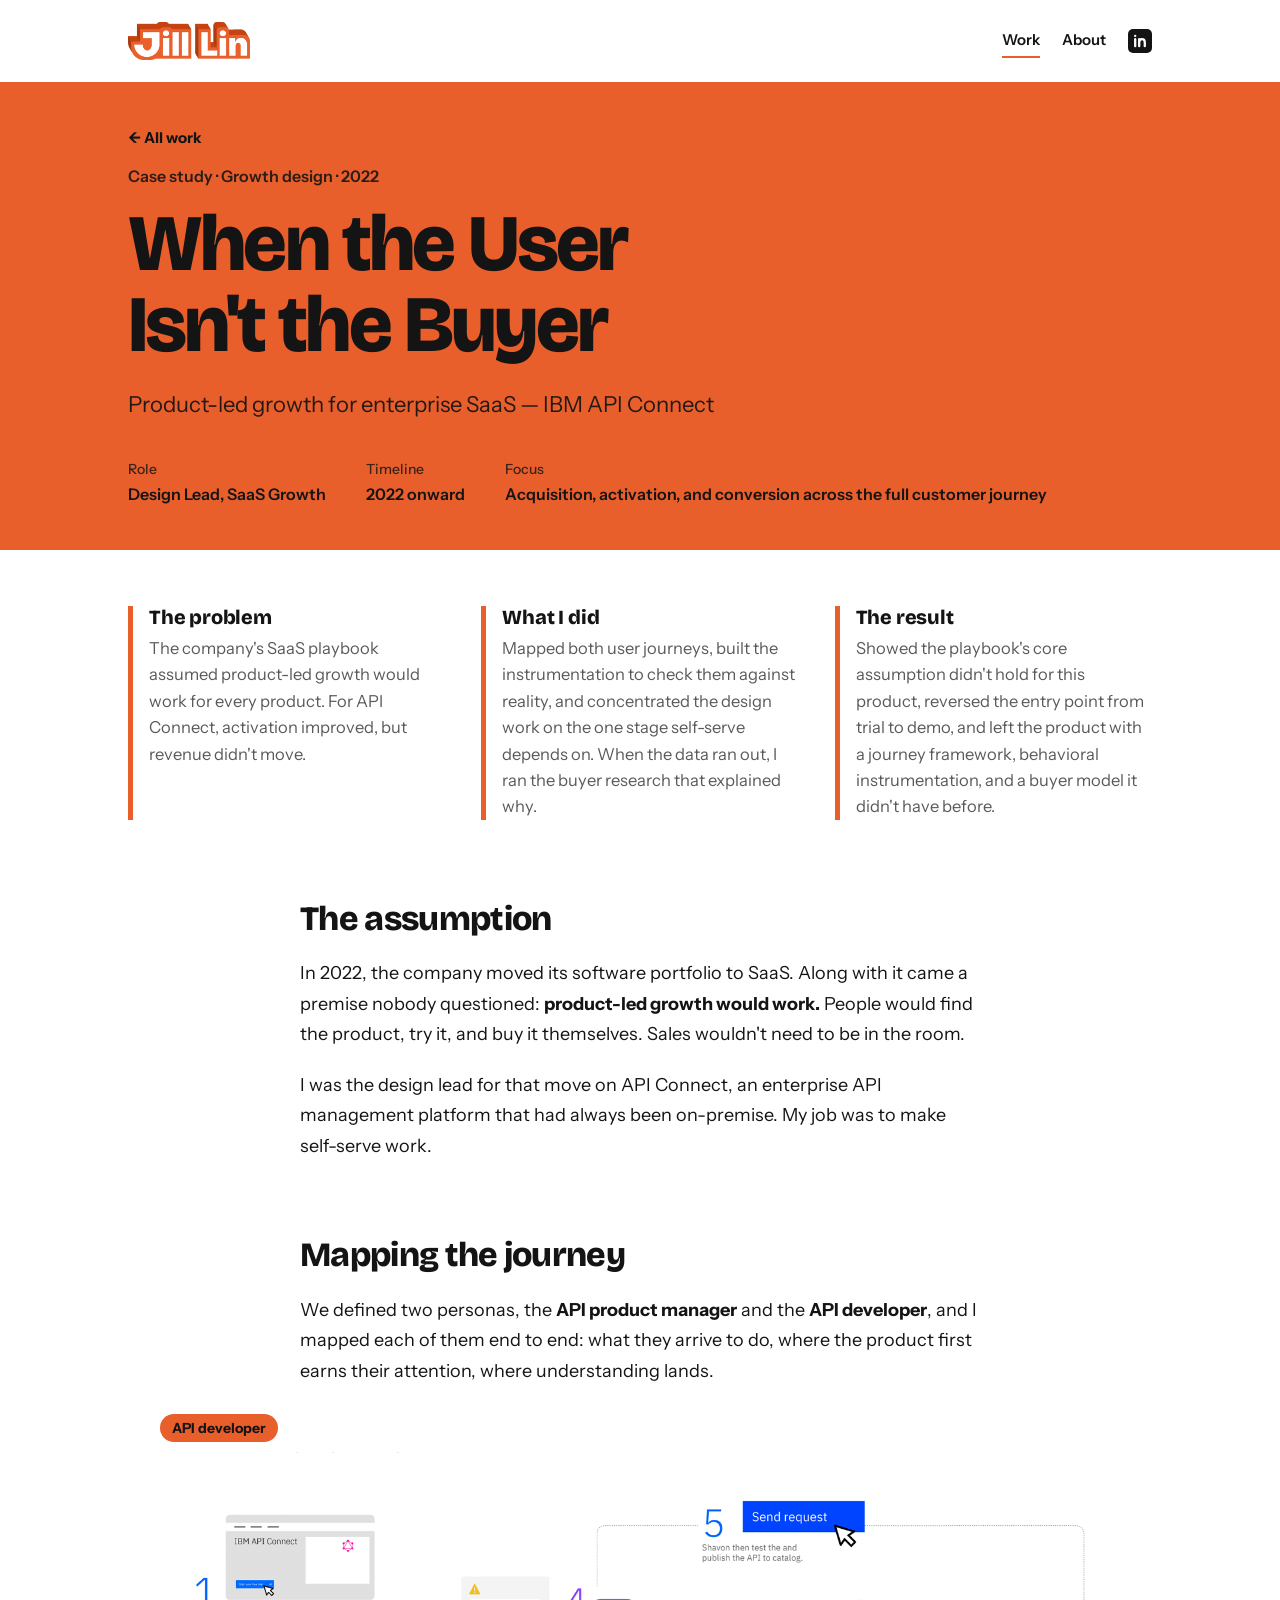
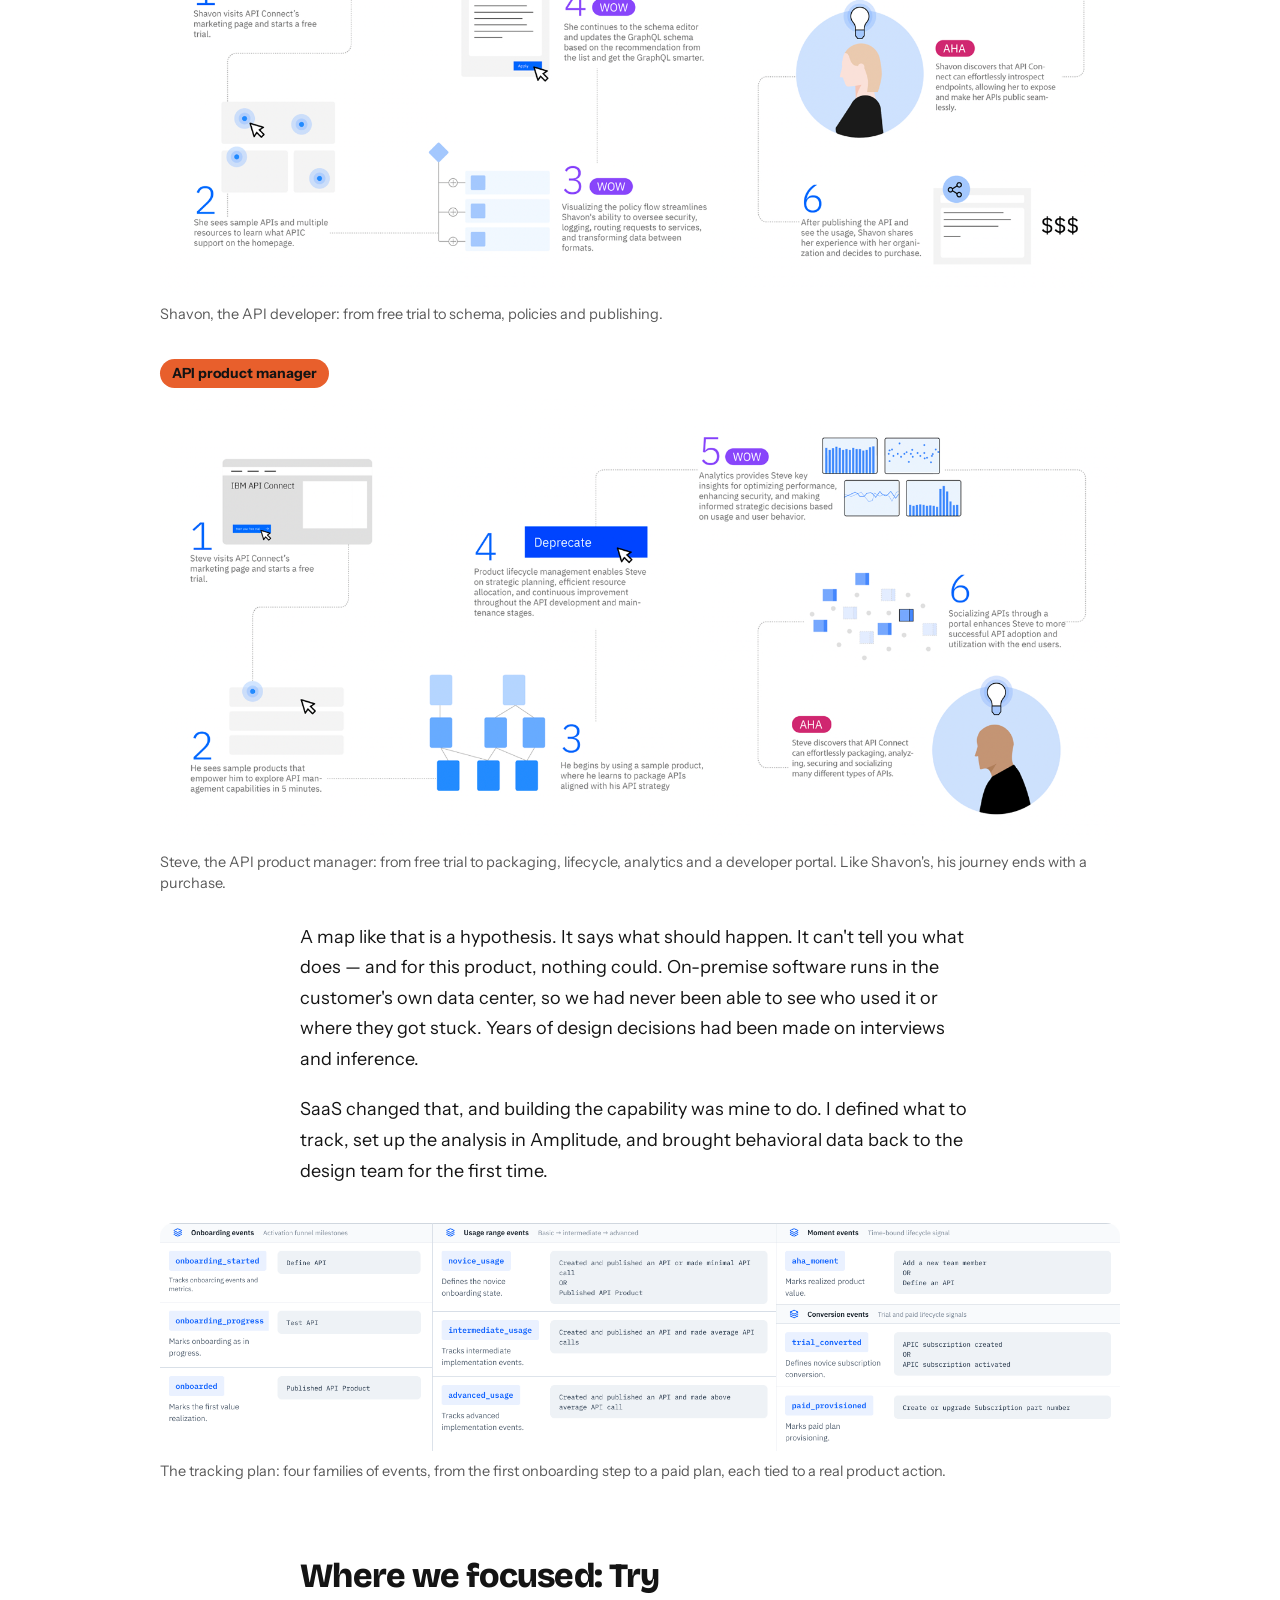
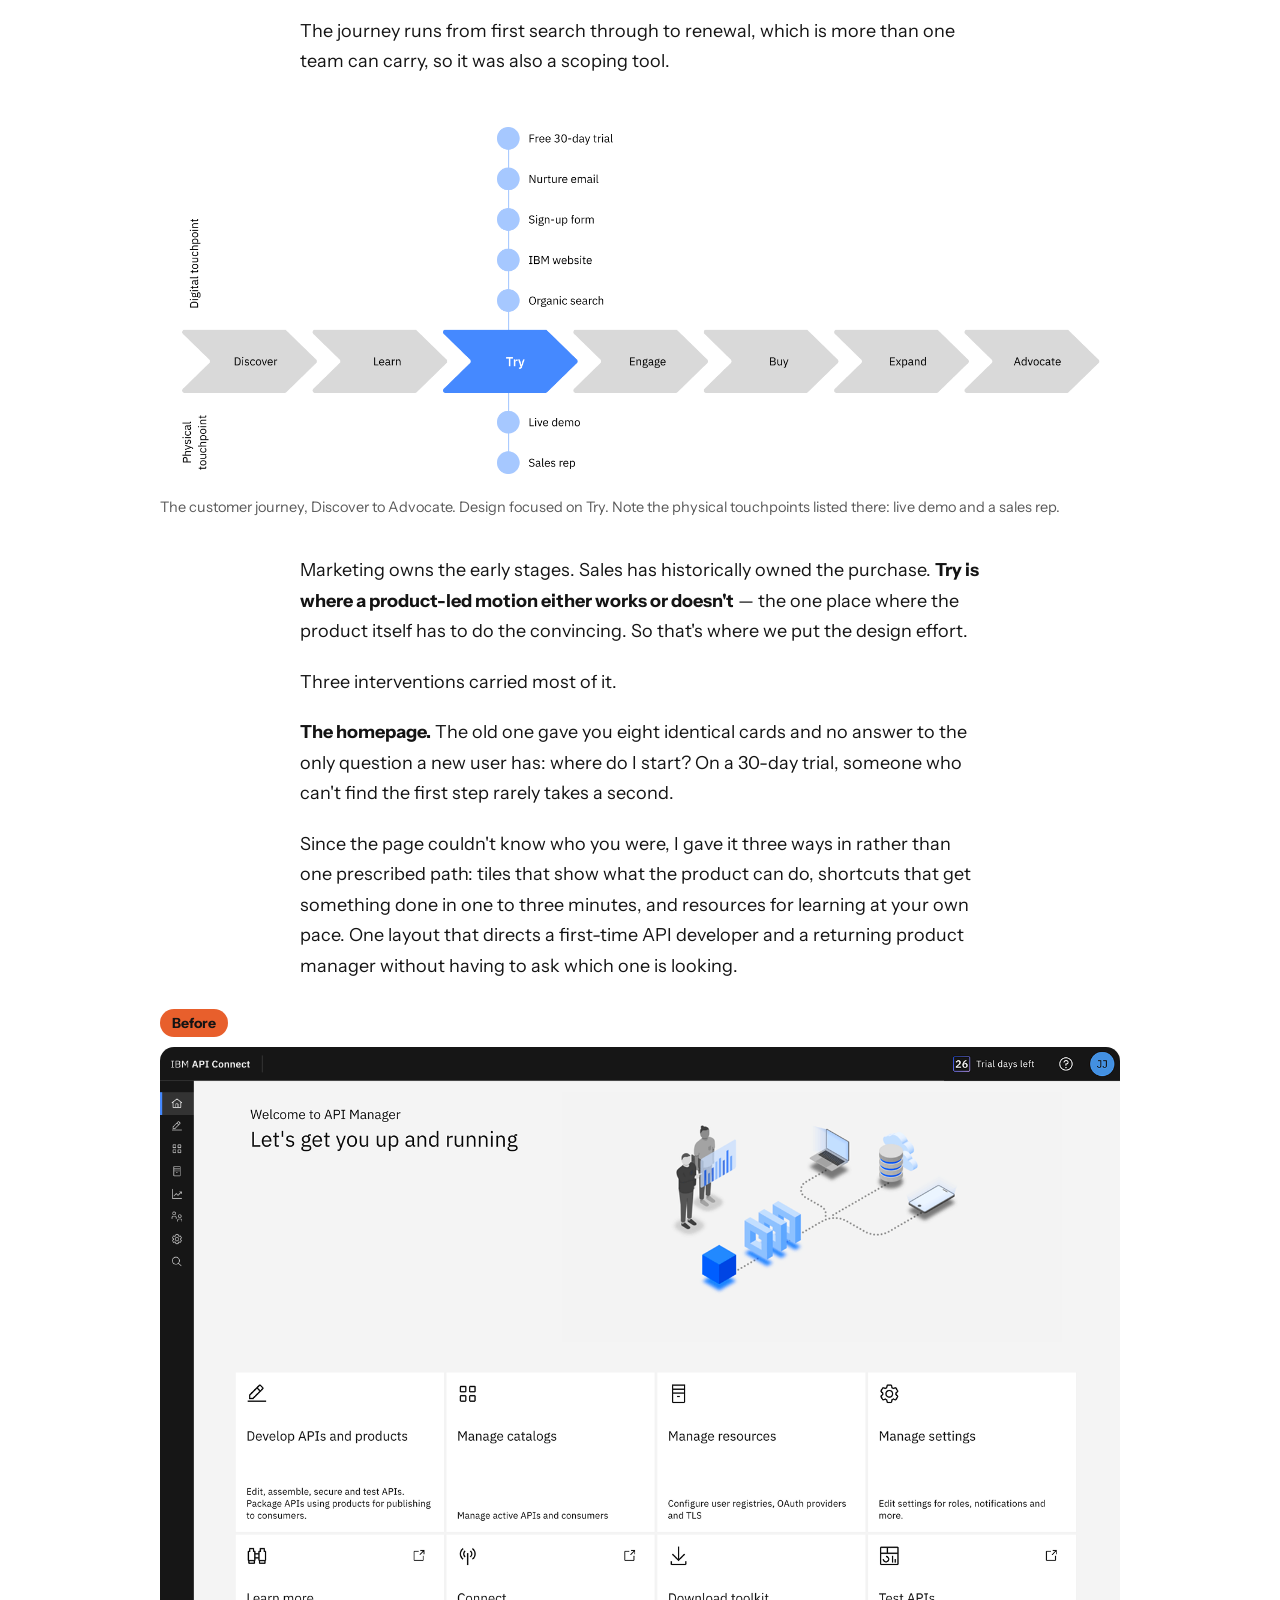
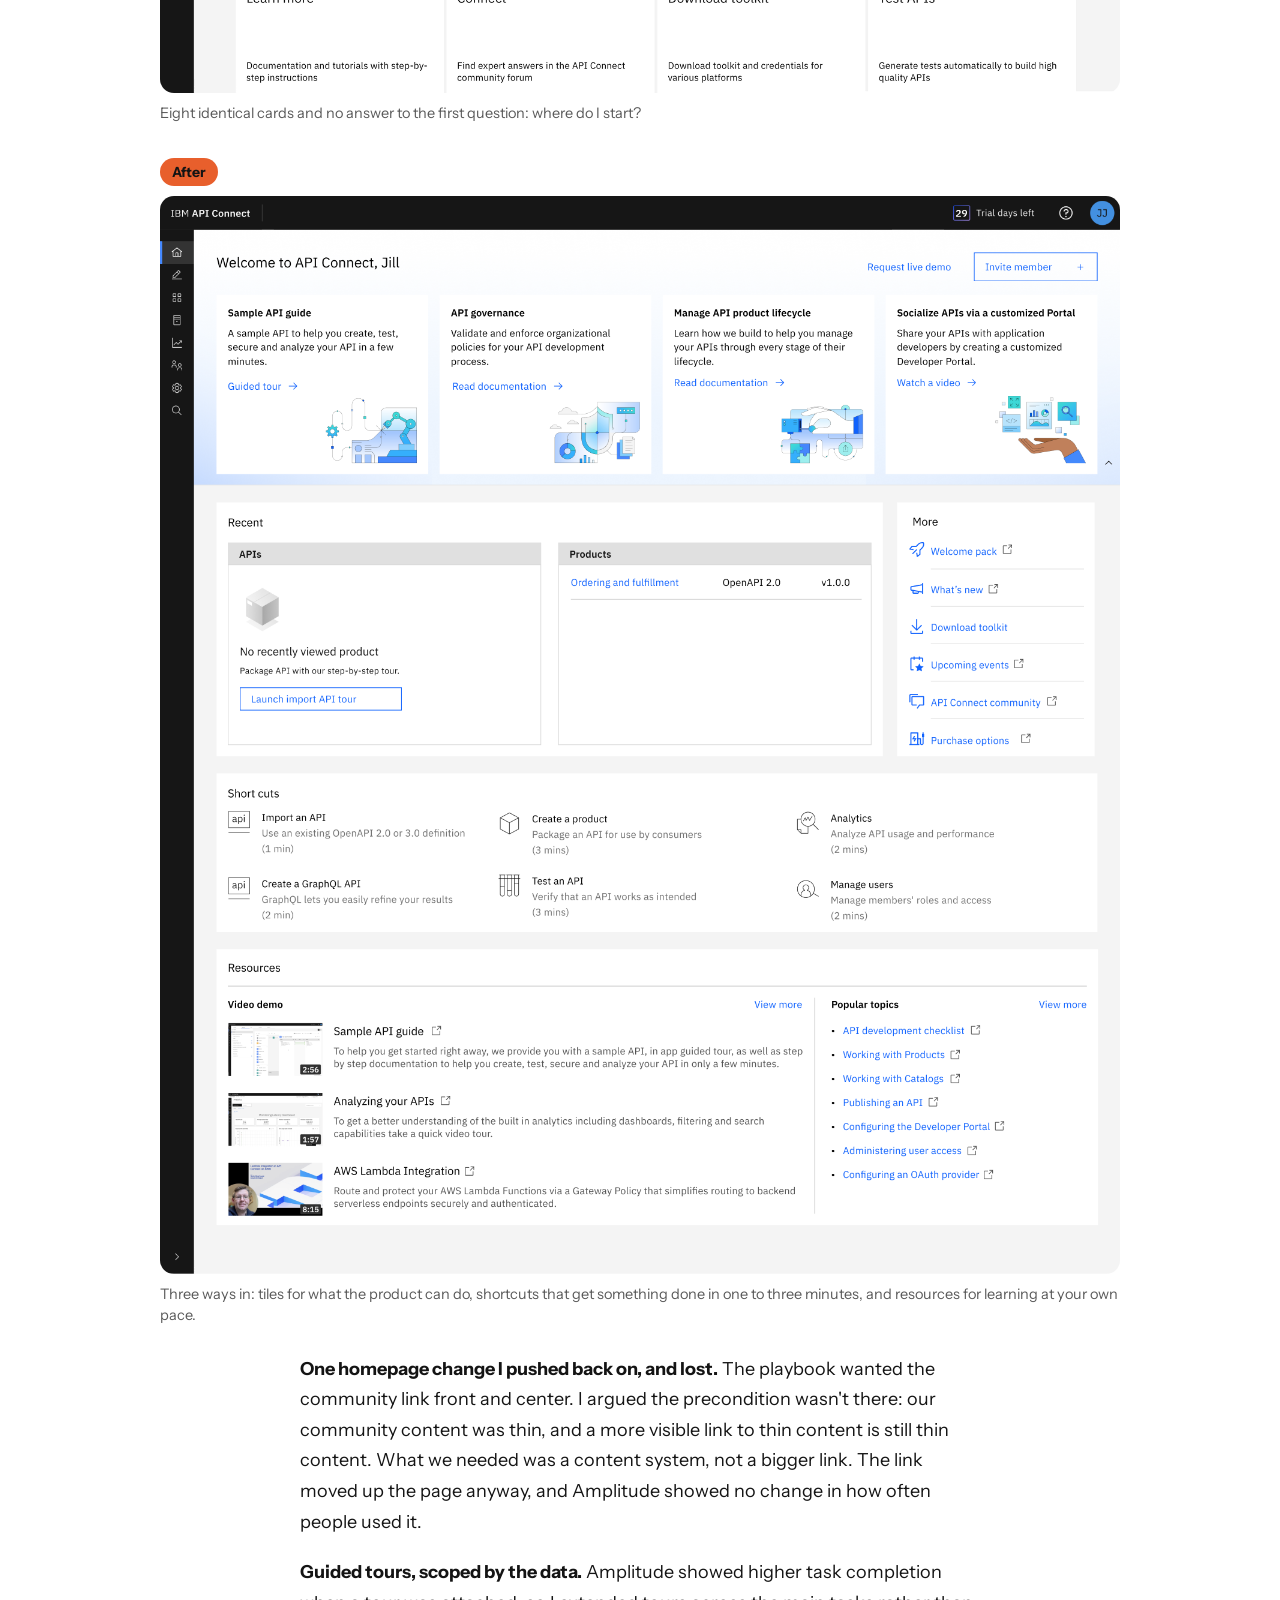
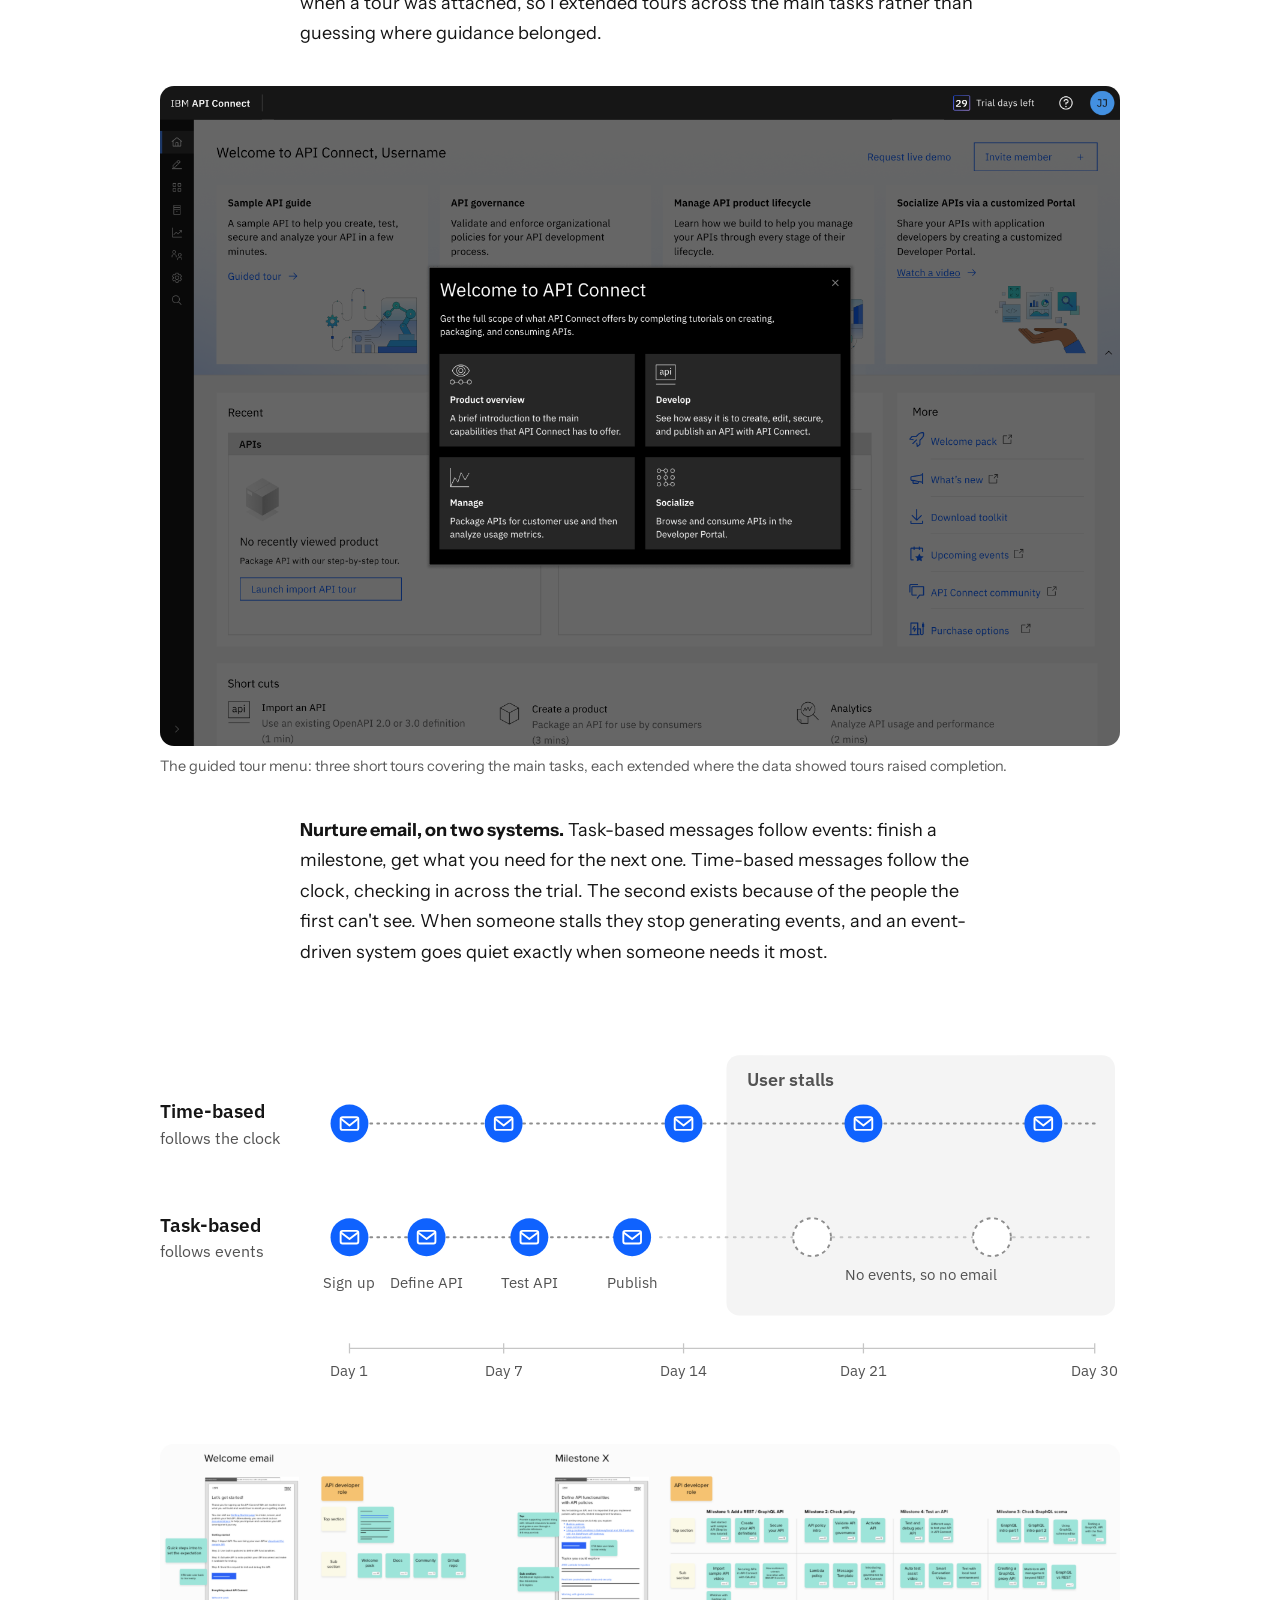
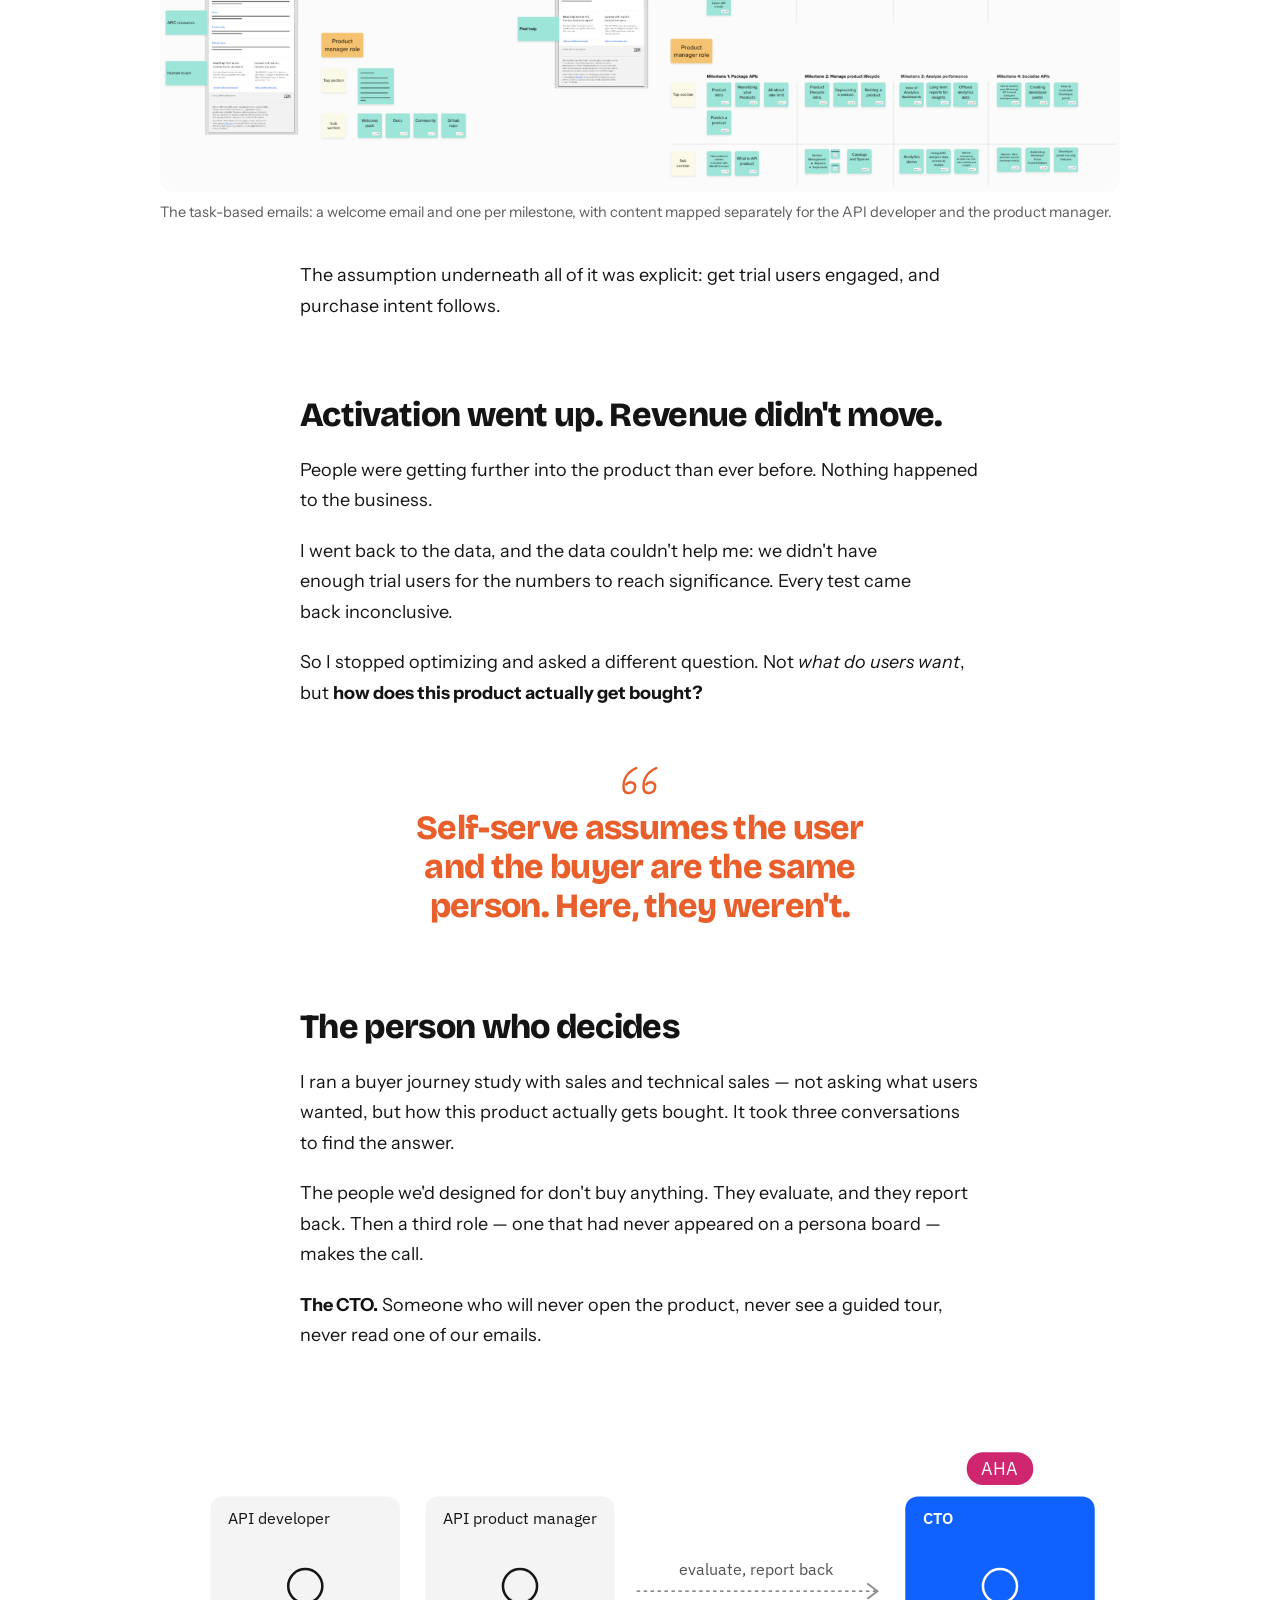
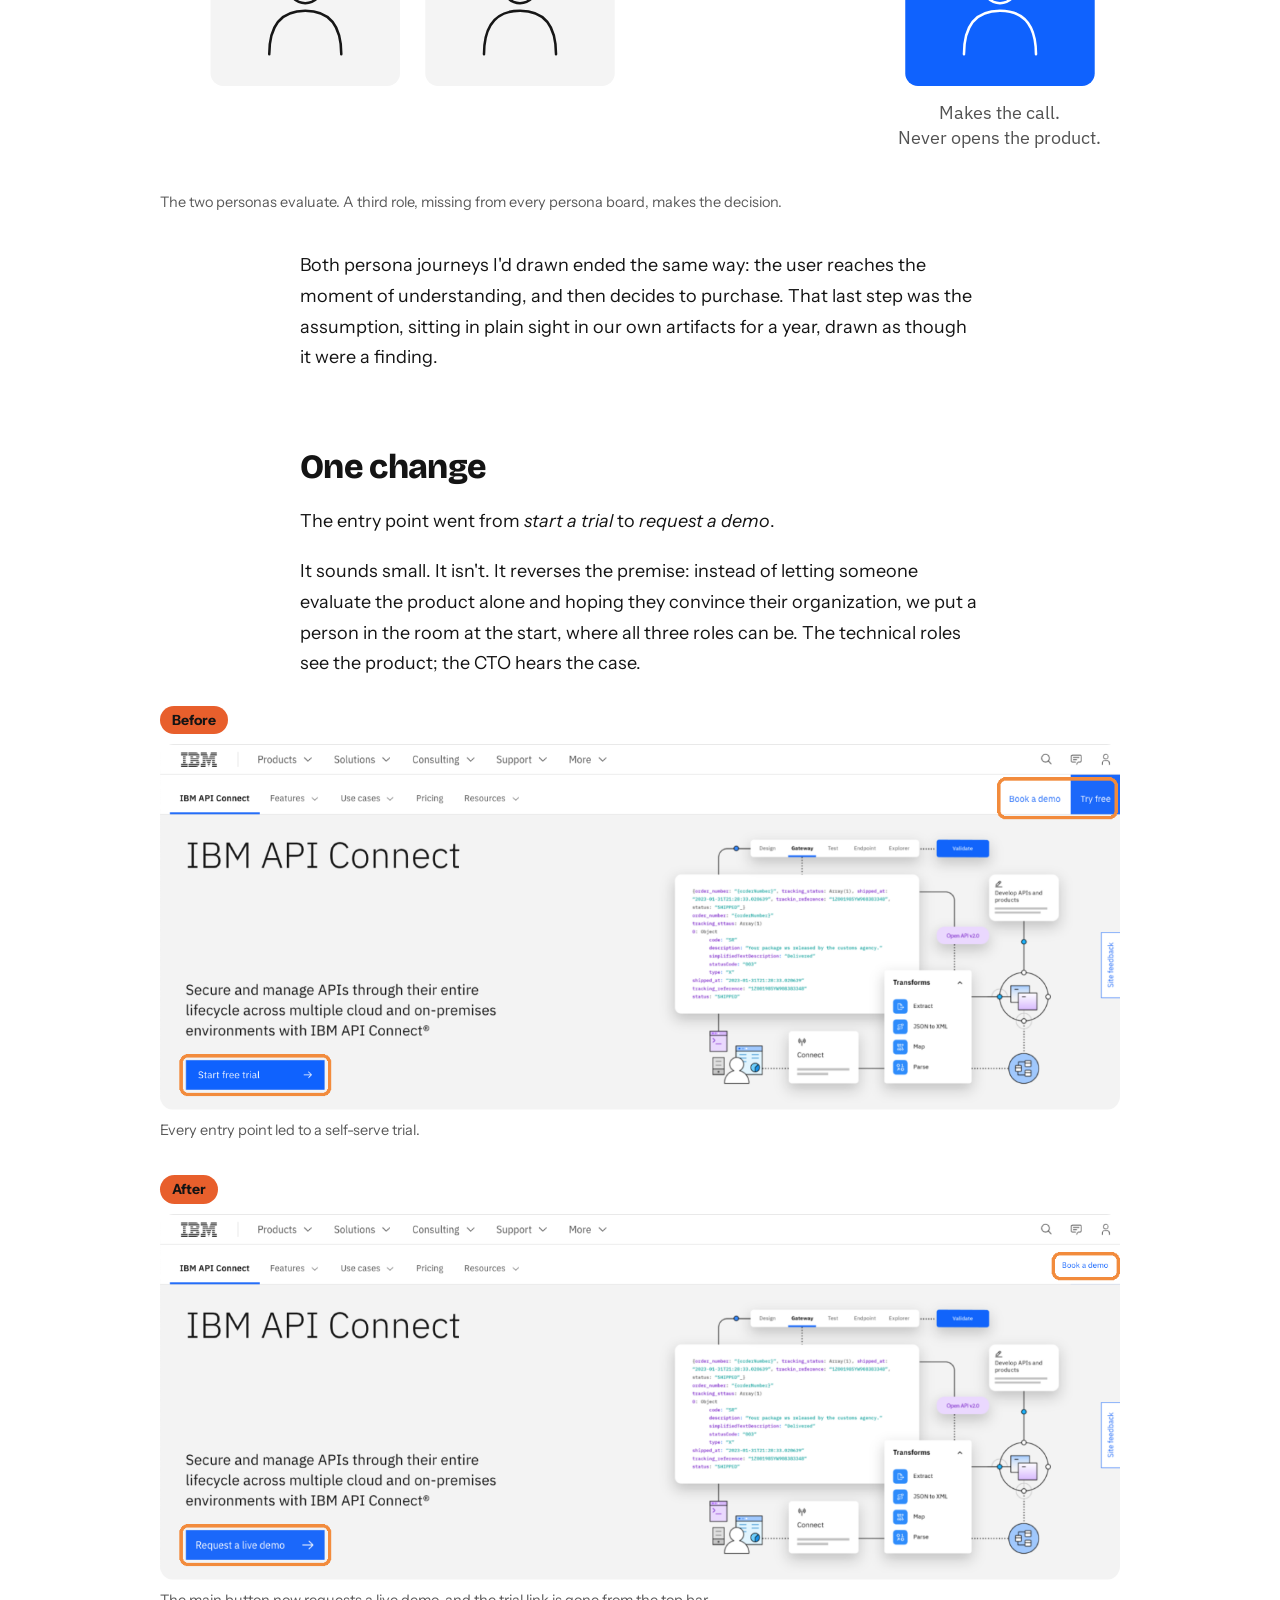
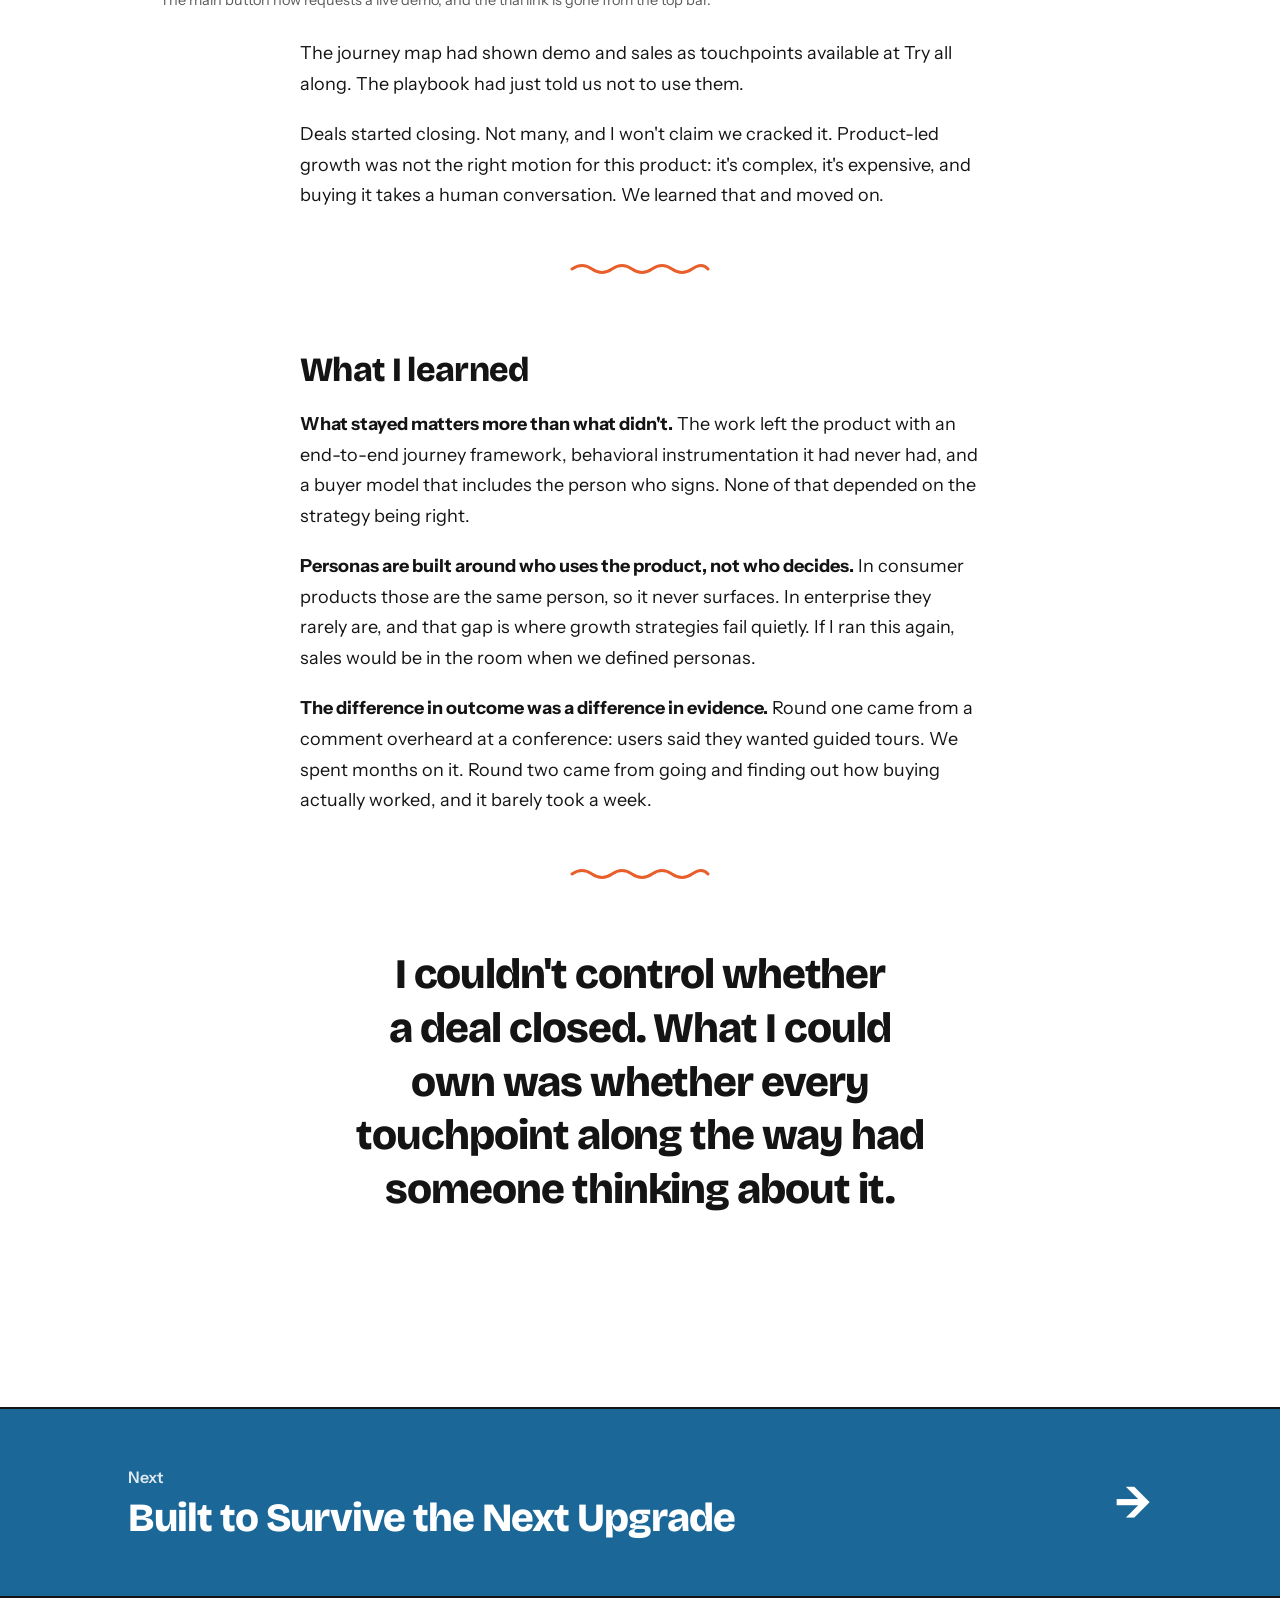
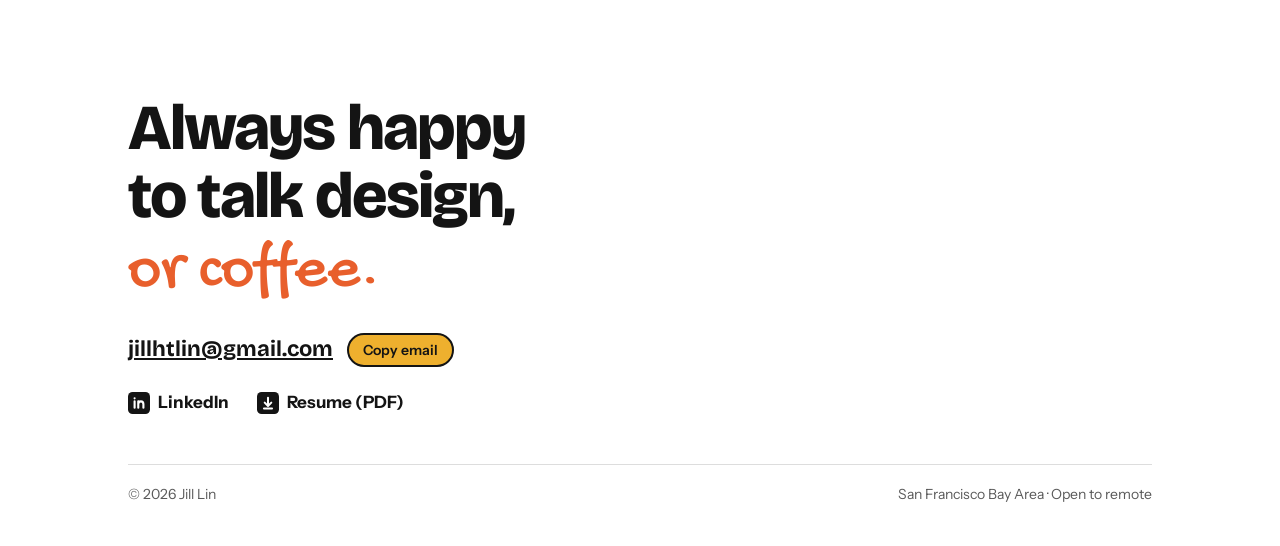
<file: work/growth.html>
<!doctype html><html lang="en"><head><script async src="https://www.googletagmanager.com/gtag/js?id=G-94MTSWLYVD"></script><script>window.dataLayer=window.dataLayer||[];function gtag(){dataLayer.push(arguments);}gtag("js",new Date());gtag("config","G-94MTSWLYVD");</script><meta charset="utf-8"><meta name="viewport" content="width=device-width, initial-scale=1, viewport-fit=cover"><title>Enterprise SaaS Growth Design — PLG, Onboarding, Activation &amp; Conversion | Jill Lin</title><meta name="description" content="Design lead for IBM API Connect&#x27;s product-led growth motion — end-to-end journey mapping, instrumentation, activation design, and the buyer research that redefined the strategy."><link rel="canonical" href="https://byjill.me/work/growth"><meta property="og:type" content="website"><meta property="og:site_name" content="Jill Lin"><meta property="og:title" content="Enterprise SaaS Growth Design — PLG, Onboarding, Activation &amp; Conversion | Jill Lin"><meta property="og:description" content="Design lead for IBM API Connect&#x27;s product-led growth motion — end-to-end journey mapping, instrumentation, activation design, and the buyer research that redefined the strategy."><meta property="og:url" content="https://byjill.me/work/growth"><meta property="og:image" content="https://byjill.me/assets/og.png"><meta property="og:image:width" content="1200"><meta property="og:image:height" content="630"><meta name="twitter:card" content="summary_large_image"><link rel="icon" href="../assets/favicon-32.png" sizes="32x32" type="image/png"><link rel="icon" href="../assets/favicon-48.png" sizes="48x48" type="image/png"><link rel="apple-touch-icon" href="../assets/apple-touch-icon.png"><meta name="theme-color" content="#FFFFFF"><link rel="preconnect" href="https://fonts.googleapis.com"><link rel="preconnect" href="https://fonts.gstatic.com" crossorigin><link rel="stylesheet" href="https://fonts.googleapis.com/css2?family=Bricolage+Grotesque:opsz,wght@12..96,600;12..96,700;12..96,800&family=Gochi+Hand&family=IBM+Plex+Mono:wght@500&family=IBM+Plex+Sans:wght@300;400;600&family=Instrument+Sans:ital,wght@0,400;0,600;0,700;1,400&display=swap"><link rel="stylesheet" href="../assets/style.css?v=20261020b"></head><body><div class="page " style="--c:var(--pink);--on-c:var(--deep);--qc:#B85C17"><a class="skip" href="#main">Skip to content</a><header class="site-head"><div class="wrap"><a class="logo" href="../index.html"><img src="../assets/logo.png" alt="Jill Lin" width="120" height="38"></a><nav class="nav" aria-label="Main"><a href="../index.html#work" aria-current="page">Work</a><a href="../about.html">About</a><a class="li" href="https://www.linkedin.com/in/jillhtlin" target="_blank" rel="noopener" aria-label="LinkedIn" title="LinkedIn"><svg class="li-ic" viewBox="0 0 24 24" aria-hidden="true"><rect width="24" height="24" rx="5" fill="currentColor"/><path d="M7.2 10.2v7M7.2 6.8v.1M11.2 17.2v-7M11.2 13.4c0-2.1 1.3-3.2 2.9-3.2s2.7 1.1 2.7 3.2v3.8" fill="none" stroke="var(--paper)" stroke-width="2.3" stroke-linecap="round"/></svg></a></nav></div></header><main id="main"><section class="case-hero"><div class="wrap"><a class="back" href="../index.html#work">← All work</a><p class="kicker">Case study · Growth design · 2022</p><h1>When the User Isn&#x27;t the Buyer</h1><p class="sub">Product-led growth for enterprise SaaS — IBM API Connect</p><dl class="meta"><div><dt>Role</dt><dd>Design Lead, SaaS Growth</dd></div><div><dt>Timeline</dt><dd>2022 onward</dd></div><div><dt>Focus</dt><dd>Acquisition, activation, and conversion across the full customer journey</dd></div></dl></div></section><div class="wrap"><div class="tldr"><div><h2>The problem</h2><p>The company's SaaS playbook assumed product-led growth would work for every product. For API Connect, activation improved, but revenue didn't move.</p></div><div><h2>What I did</h2><p>Mapped both user journeys, built the instrumentation to check them against reality, and concentrated the design work on the one stage self-serve depends on. When the data ran out, I ran the buyer research that explained why.</p></div><div><h2>The result</h2><p>Showed the playbook's core assumption didn't hold for this product, reversed the entry point from trial to demo, and left the product with a journey framework, behavioral instrumentation, and a buyer model it didn't have before.</p></div></div></div><article class="wrap"><div class="prose"><h2>The assumption</h2>
<p>In 2022, the company moved its software portfolio to SaaS. Along with it came a premise nobody questioned: <strong>product-led growth would work.</strong> People would find the product, try it, and buy it themselves. Sales wouldn't need to be in the room.</p>
<p>I was the design lead for that move on API Connect, an enterprise API management platform that had always been on-premise. My job was to make self-serve work.</p>
<h2>Mapping the journey</h2>
<p>We defined two personas, the <strong>API product manager</strong> and the <strong>API developer</strong>, and I mapped each of them end to end: what they arrive to do, where the product first earns their attention, where understanding lands.</p><figure class="fig wide stack"><span class="fig-label">API developer</span><a class="zoom" href="../assets/img/cs2-journey-dev.png" target="_blank" rel="noopener" aria-label="Open full-size image"><img src="../assets/img/cs2-journey-dev.png" alt="Journey map for the API developer persona, from starting a free trial to publishing an API and deciding to purchase" width="1600" height="737" loading="lazy"></a><figcaption>Shavon, the API developer: from free trial to schema, policies and publishing.</figcaption></figure><figure class="fig wide stack"><span class="fig-label">API product manager</span><a class="zoom" href="../assets/img/cs2-journey-pm.png" target="_blank" rel="noopener" aria-label="Open full-size image"><img src="../assets/img/cs2-journey-pm.png" alt="Journey map for the API product manager persona, from starting a free trial to socializing APIs through a portal" width="1600" height="741" loading="lazy"></a><figcaption>Steve, the API product manager: from free trial to packaging, lifecycle, analytics and a developer portal. Like Shavon's, his journey ends with a purchase.</figcaption></figure>
<p>A map like that is a hypothesis. It says what should happen. It can't tell you what does — and for this product, nothing could. On-premise software runs in the customer's own data center, so we had never been able to see who used it or where they got stuck. Years of design decisions had been made on interviews and inference.</p>
<p>SaaS changed that, and building the capability was mine to do. I defined what to track, set up the analysis in Amplitude, and brought behavioral data back to the design team for the first time.</p><figure class="fig wide"><a class="zoom" href="../assets/img/cs2-amplitude.png" target="_blank" rel="noopener" aria-label="Open full-size image"><img src="../assets/img/cs2-amplitude.png" alt="Amplitude tracking plan: onboarding, usage range, moment and conversion events, each with the product action that triggers it" width="1732" height="411" loading="lazy"></a><figcaption>The tracking plan: four families of events, from the first onboarding step to a paid plan, each tied to a real product action.</figcaption></figure>
<h2>Where we focused: Try</h2>
<p>The journey runs from first search through to renewal, which is more than one team can carry, so it was also a scoping tool.</p><figure class="fig wide"><a class="zoom" href="../assets/img/cs2-journey-try.png" target="_blank" rel="noopener" aria-label="Open full-size image"><img src="../assets/img/cs2-journey-try.png" alt="Customer journey from Discover to Advocate, with Try highlighted and its digital and physical touchpoints listed" width="1778" height="690" loading="lazy"></a><figcaption>The customer journey, Discover to Advocate. Design focused on Try. Note the physical touchpoints listed there: live demo and a sales rep.</figcaption></figure>
<p>Marketing owns the early stages. Sales has historically owned the purchase. <strong>Try is where a product-led motion either works or doesn't</strong> — the one place where the product itself has to do the convincing. So that's where we put the design effort.</p>
<p>Three interventions carried most of it.</p>
<p><strong>The homepage.</strong> The old one gave you eight identical cards and no answer to the only question a new user has: where do I start? On a 30-day trial, someone who can't find the first step rarely takes a second.</p>
<p>Since the page couldn't know who you were, I gave it three ways in rather than one prescribed path: tiles that show what the product can do, shortcuts that get something done in one to three minutes, and resources for learning at your own pace. One layout that directs a first-time API developer and a returning product manager without having to ask which one is looking.</p><figure class="fig wide stack"><span class="fig-label">Before</span><a class="zoom" href="../assets/img/cs2-home-before.png" target="_blank" rel="noopener" aria-label="Open full-size image"><img src="../assets/img/cs2-home-before.png" alt="API Connect trial homepage before the redesign: a welcome illustration above eight equal cards" width="1600" height="1076" loading="lazy"></a><figcaption>Eight identical cards and no answer to the first question: where do I start?</figcaption></figure><figure class="fig wide stack"><span class="fig-label">After</span><a class="zoom" href="../assets/img/cs2-home-after.png" target="_blank" rel="noopener" aria-label="Open full-size image"><img src="../assets/img/cs2-home-after.png" alt="API Connect trial homepage after the redesign: guided starting points, shortcuts and resources" width="1600" height="1797" loading="lazy"></a><figcaption>Three ways in: tiles for what the product can do, shortcuts that get something done in one to three minutes, and resources for learning at your own pace.</figcaption></figure>
<p><strong>One homepage change I pushed back on, and lost.</strong> The playbook wanted the community link front and center. I argued the precondition wasn't there: our community content was thin, and a more visible link to thin content is still thin content. What we needed was a content system, not a bigger link. The link moved up the page anyway, and Amplitude showed no change in how often people used it.</p>
<p><strong>Guided tours, scoped by the data.</strong> Amplitude showed higher task completion when a tour was attached, so I extended tours across the main tasks rather than guessing where guidance belonged.</p><figure class="fig wide"><a class="zoom" href="../assets/img/cs2-guided-tour.png" target="_blank" rel="noopener" aria-label="Open full-size image"><img src="../assets/img/cs2-guided-tour.png" alt="API Connect home page with the Welcome to API Connect guided tour menu open, offering four tutorials: Product overview, Develop, Manage and Socialize" width="1600" height="1100" loading="lazy"></a><figcaption>The guided tour menu: three short tours covering the main tasks, each extended where the data showed tours raised completion.</figcaption></figure>
<p><strong>Nurture email, on two systems.</strong> Task-based messages follow events: finish a milestone, get what you need for the next one. Time-based messages follow the clock, checking in across the trial. The second exists because of the people the first can't see. When someone stalls they stop generating events, and an event-driven system goes quiet exactly when someone needs it most.</p><figure class="fig wide"><div class="diagram carbon"><svg viewBox="0 0 760 286" role="img" aria-label="Time-based email keeps arriving weekly through the trial, while task-based email stops when the user stalls."><rect x="448.48275862068965" y="24" width="307.51724137931035" height="206" rx="10" fill="#F4F4F4"/><text x="464.48275862068965" y="48" text-anchor="start" style="font-family:'IBM Plex Sans','Helvetica Neue',Arial,sans-serif;font-size:14px;font-weight:600;fill:#525252">User stalls</text><text x="0" y="74" text-anchor="start" style="font-family:'IBM Plex Sans','Helvetica Neue',Arial,sans-serif;font-size:15px;font-weight:600;fill:#161616">Time-based</text><text x="0" y="94" text-anchor="start" style="font-family:'IBM Plex Sans','Helvetica Neue',Arial,sans-serif;font-size:13px;font-weight:400;fill:#525252">follows the clock</text><text x="0" y="164" text-anchor="start" style="font-family:'IBM Plex Sans','Helvetica Neue',Arial,sans-serif;font-size:15px;font-weight:600;fill:#161616">Task-based</text><text x="0" y="184" text-anchor="start" style="font-family:'IBM Plex Sans','Helvetica Neue',Arial,sans-serif;font-size:13px;font-weight:400;fill:#525252">follows events</text><path d="M150,78 L740,78" fill="none" stroke="#8D8D8D" stroke-width="1.5" stroke-dasharray="1.5 4" stroke-linecap="round"/><circle cx="150.0" cy="78" r="15" fill="#0F62FE"/><rect x="143.0" y="73" width="14" height="10" rx="1.5" fill="none" stroke="#fff" stroke-width="1.5"/><path d="M143.0,74 L150.0,79.5 L157.0,74" fill="none" stroke="#fff" stroke-width="1.5" stroke-linejoin="round"/><circle cx="272.0689655172414" cy="78" r="15" fill="#0F62FE"/><rect x="265.0689655172414" y="73" width="14" height="10" rx="1.5" fill="none" stroke="#fff" stroke-width="1.5"/><path d="M265.0689655172414,74 L272.0689655172414,79.5 L279.0689655172414,74" fill="none" stroke="#fff" stroke-width="1.5" stroke-linejoin="round"/><circle cx="414.48275862068965" cy="78" r="15" fill="#0F62FE"/><rect x="407.48275862068965" y="73" width="14" height="10" rx="1.5" fill="none" stroke="#fff" stroke-width="1.5"/><path d="M407.48275862068965,74 L414.48275862068965,79.5 L421.48275862068965,74" fill="none" stroke="#fff" stroke-width="1.5" stroke-linejoin="round"/><circle cx="556.8965517241379" cy="78" r="15" fill="#0F62FE"/><rect x="549.8965517241379" y="73" width="14" height="10" rx="1.5" fill="none" stroke="#fff" stroke-width="1.5"/><path d="M549.8965517241379,74 L556.8965517241379,79.5 L563.8965517241379,74" fill="none" stroke="#fff" stroke-width="1.5" stroke-linejoin="round"/><circle cx="699.3103448275862" cy="78" r="15" fill="#0F62FE"/><rect x="692.3103448275862" y="73" width="14" height="10" rx="1.5" fill="none" stroke="#fff" stroke-width="1.5"/><path d="M692.3103448275862,74 L699.3103448275862,79.5 L706.3103448275862,74" fill="none" stroke="#fff" stroke-width="1.5" stroke-linejoin="round"/><path d="M150,168 L373.7931034482758,168" fill="none" stroke="#8D8D8D" stroke-width="1.5" stroke-dasharray="1.5 4" stroke-linecap="round"/><circle cx="150.0" cy="168" r="15" fill="#0F62FE"/><rect x="143.0" y="163" width="14" height="10" rx="1.5" fill="none" stroke="#fff" stroke-width="1.5"/><path d="M143.0,164 L150.0,169.5 L157.0,164" fill="none" stroke="#fff" stroke-width="1.5" stroke-linejoin="round"/><text x="150.0" y="208" text-anchor="middle" style="font-family:'IBM Plex Sans','Helvetica Neue',Arial,sans-serif;font-size:12px;font-weight:400;fill:#525252">Sign up</text><circle cx="211.0344827586207" cy="168" r="15" fill="#0F62FE"/><rect x="204.0344827586207" y="163" width="14" height="10" rx="1.5" fill="none" stroke="#fff" stroke-width="1.5"/><path d="M204.0344827586207,164 L211.0344827586207,169.5 L218.0344827586207,164" fill="none" stroke="#fff" stroke-width="1.5" stroke-linejoin="round"/><text x="211.0344827586207" y="208" text-anchor="middle" style="font-family:'IBM Plex Sans','Helvetica Neue',Arial,sans-serif;font-size:12px;font-weight:400;fill:#525252">Define API</text><circle cx="292.41379310344826" cy="168" r="15" fill="#0F62FE"/><rect x="285.41379310344826" y="163" width="14" height="10" rx="1.5" fill="none" stroke="#fff" stroke-width="1.5"/><path d="M285.41379310344826,164 L292.41379310344826,169.5 L299.41379310344826,164" fill="none" stroke="#fff" stroke-width="1.5" stroke-linejoin="round"/><text x="292.41379310344826" y="208" text-anchor="middle" style="font-family:'IBM Plex Sans','Helvetica Neue',Arial,sans-serif;font-size:12px;font-weight:400;fill:#525252">Test API</text><circle cx="373.7931034482758" cy="168" r="15" fill="#0F62FE"/><rect x="366.7931034482758" y="163" width="14" height="10" rx="1.5" fill="none" stroke="#fff" stroke-width="1.5"/><path d="M366.7931034482758,164 L373.7931034482758,169.5 L380.7931034482758,164" fill="none" stroke="#fff" stroke-width="1.5" stroke-linejoin="round"/><text x="373.7931034482758" y="208" text-anchor="middle" style="font-family:'IBM Plex Sans','Helvetica Neue',Arial,sans-serif;font-size:12px;font-weight:400;fill:#525252">Publish</text><path d="M395.7931034482758,168 L740,168" stroke="#C6C6C6" stroke-width="1.5" stroke-dasharray="1.5 5" stroke-linecap="round"/><circle cx="516.2068965517242" cy="168" r="15" fill="#fff" stroke="#8D8D8D" stroke-width="1.5" stroke-dasharray="3 3"/><circle cx="658.6206896551723" cy="168" r="15" fill="#fff" stroke="#8D8D8D" stroke-width="1.5" stroke-dasharray="3 3"/><text x="602.2413793103449" y="202" text-anchor="middle" style="font-family:'IBM Plex Sans','Helvetica Neue',Arial,sans-serif;font-size:12px;font-weight:400;fill:#525252">No events, so no email</text><path d="M150,256 L740,256" stroke="#C6C6C6" stroke-width="1"/><path d="M150.0,252 L150.0,260" stroke="#C6C6C6" stroke-width="1"/><text x="150.0" y="278" text-anchor="middle" style="font-family:'IBM Plex Sans','Helvetica Neue',Arial,sans-serif;font-size:12px;font-weight:400;fill:#525252">Day 1</text><path d="M272.0689655172414,252 L272.0689655172414,260" stroke="#C6C6C6" stroke-width="1"/><text x="272.0689655172414" y="278" text-anchor="middle" style="font-family:'IBM Plex Sans','Helvetica Neue',Arial,sans-serif;font-size:12px;font-weight:400;fill:#525252">Day 7</text><path d="M414.48275862068965,252 L414.48275862068965,260" stroke="#C6C6C6" stroke-width="1"/><text x="414.48275862068965" y="278" text-anchor="middle" style="font-family:'IBM Plex Sans','Helvetica Neue',Arial,sans-serif;font-size:12px;font-weight:400;fill:#525252">Day 14</text><path d="M556.8965517241379,252 L556.8965517241379,260" stroke="#C6C6C6" stroke-width="1"/><text x="556.8965517241379" y="278" text-anchor="middle" style="font-family:'IBM Plex Sans','Helvetica Neue',Arial,sans-serif;font-size:12px;font-weight:400;fill:#525252">Day 21</text><path d="M740.0,252 L740.0,260" stroke="#C6C6C6" stroke-width="1"/><text x="740.0" y="278" text-anchor="middle" style="font-family:'IBM Plex Sans','Helvetica Neue',Arial,sans-serif;font-size:12px;font-weight:400;fill:#525252">Day 30</text></svg></div></figure><figure class="fig wide"><a class="zoom" href="../assets/img/cs2-email-template.png" target="_blank" rel="noopener" aria-label="Open full-size image"><img src="../assets/img/cs2-email-template.png" alt="Task-based email planning board: the welcome email and a milestone email template, with content mapped for each persona and each milestone" width="3390" height="1230" loading="lazy"></a><figcaption>The task-based emails: a welcome email and one per milestone, with content mapped separately for the API developer and the product manager.</figcaption></figure>
<p>The assumption underneath all of it was explicit: get trial users engaged, and purchase intent follows.</p>
<h2>Activation went up. Revenue didn't move.</h2>
<p>People were getting further into the product than ever before. Nothing happened to the business.</p>
<p>I went back to the data, and the data couldn't help me: we didn't have enough trial users for the numbers to reach significance. Every test came back inconclusive.</p>
<p>So I stopped optimizing and asked a different question. Not <em>what do users want</em>, but <strong>how does this product actually get bought?</strong></p>
<div class="pull"><svg viewBox="0 0 64 50" aria-hidden="true"><path d="M26 6 C12 12 4 24 6 40 C8 48 22 48 24 38 C26 28 14 26 10 32 M58 6 C44 12 36 24 38 40 C40 48 54 48 56 38 C58 28 46 26 42 32" fill="none" stroke="var(--yellow)" stroke-width="4" stroke-linecap="round"/></svg><p>Self-serve assumes the user and the buyer are the same person. Here, they weren't.</p></div>

<h2>The person who decides</h2>
<p>I ran a buyer journey study with sales and technical sales — not asking what users wanted, but how this product actually gets bought. It took three conversations to find the answer.</p>
<p>The people we'd designed for don't buy anything. They evaluate, and they report back. Then a third role — one that had never appeared on a persona board — makes the call.</p>
<p><strong>The CTO.</strong> Someone who will never open the product, never see a guided tour, never read one of our emails.</p><figure class="fig wide"><div class="diagram carbon"><svg viewBox="0 0 760 280" role="img" aria-label="Two personas evaluate and report back to a third role, the CTO, who decides."><rect x="40" y="70" width="150" height="150" rx="10" fill="#F4F4F4"/><text x="54" y="92" text-anchor="start" style="font-family:'IBM Plex Sans','Helvetica Neue',Arial,sans-serif;font-size:13px;font-weight:400;fill:#161616">API developer</text><circle cx="115" cy="141.0" r="13.5" fill="none" stroke="#161616" stroke-width="2"/><path d="M86.5,195.0 C86.5,168.0 100.0,160.5 115,160.5 C130.0,160.5 143.5,168.0 143.5,195.0" fill="none" stroke="#161616" stroke-width="2" stroke-linecap="round"/><rect x="210" y="70" width="150" height="150" rx="10" fill="#F4F4F4"/><text x="224" y="92" text-anchor="start" style="font-family:'IBM Plex Sans','Helvetica Neue',Arial,sans-serif;font-size:13px;font-weight:400;fill:#161616">API product manager</text><circle cx="285" cy="141.0" r="13.5" fill="none" stroke="#161616" stroke-width="2"/><path d="M256.5,195.0 C256.5,168.0 270.0,160.5 285,160.5 C300.0,160.5 313.5,168.0 313.5,195.0" fill="none" stroke="#161616" stroke-width="2" stroke-linecap="round"/><path d="M378,145 L566,145" fill="none" stroke="#8D8D8D" stroke-width="1.5" stroke-dasharray="1.5 4" stroke-linecap="round"/><path d="M560,139 L568,145 L560,151" fill="none" stroke="#8D8D8D" stroke-width="1.5"/><text x="472" y="132" text-anchor="middle" style="font-family:'IBM Plex Sans','Helvetica Neue',Arial,sans-serif;font-size:13px;font-weight:400;fill:#525252">evaluate, report back</text><rect x="590" y="70" width="150" height="150" rx="10" fill="#0F62FE"/><text x="604" y="92" text-anchor="start" style="font-family:'IBM Plex Sans','Helvetica Neue',Arial,sans-serif;font-size:13px;font-weight:600;fill:#fff">CTO</text><circle cx="665" cy="141.0" r="13.5" fill="none" stroke="#fff" stroke-width="2"/><path d="M636.5,195.0 C636.5,168.0 650.0,160.5 665,160.5 C680.0,160.5 693.5,168.0 693.5,195.0" fill="none" stroke="#fff" stroke-width="2" stroke-linecap="round"/><rect x="638.6" y="35" width="52.8" height="26" rx="13" fill="#D02670"/><text x="665.0" y="53" text-anchor="middle" style="font-family:'IBM Plex Sans','Helvetica Neue',Arial,sans-serif;font-size:14px;font-weight:400;fill:#fff">AHA</text><text x="665" y="246" text-anchor="middle" style="font-family:'IBM Plex Sans','Helvetica Neue',Arial,sans-serif;font-size:14px;font-weight:400;fill:#525252">Makes the call.</text><text x="665" y="266" text-anchor="middle" style="font-family:'IBM Plex Sans','Helvetica Neue',Arial,sans-serif;font-size:14px;font-weight:400;fill:#525252">Never opens the product.</text></svg></div><figcaption>The two personas evaluate. A third role, missing from every persona board, makes the decision.</figcaption></figure>
<p>Both persona journeys I'd drawn ended the same way: the user reaches the moment of understanding, and then decides to purchase. That last step was the assumption, sitting in plain sight in our own artifacts for a year, drawn as though it were a finding.</p>
<h2>One change</h2>
<p>The entry point went from <em>start a trial</em> to <em>request a demo</em>.</p>
<p>It sounds small. It isn't. It reverses the premise: instead of letting someone evaluate the product alone and hoping they convince their organization, we put a person in the room at the start, where all three roles can be. The technical roles see the product; the CTO hears the case.</p><figure class="fig wide stack"><span class="fig-label">Before</span><a class="zoom" href="../assets/img/cs2-entry-before.png" target="_blank" rel="noopener" aria-label="Open full-size image"><img src="../assets/img/cs2-entry-before.png" alt="API Connect product page before: the main button reads Start free trial, with Try free in the top navigation" width="1390" height="530" loading="lazy"></a><figcaption>Every entry point led to a self-serve trial.</figcaption></figure><figure class="fig wide stack"><span class="fig-label">After</span><a class="zoom" href="../assets/img/cs2-entry-after.png" target="_blank" rel="noopener" aria-label="Open full-size image"><img src="../assets/img/cs2-entry-after.png" alt="API Connect product page after: the main button reads Request a live demo, and Try free is gone from the top navigation" width="1390" height="530" loading="lazy"></a><figcaption>The main button now requests a live demo, and the trial link is gone from the top bar.</figcaption></figure>
<p>The journey map had shown demo and sales as touchpoints available at Try all along. The playbook had just told us not to use them.</p>
<p>Deals started closing. Not many, and I won't claim we cracked it. Product-led growth was not the right motion for this product: it's complex, it's expensive, and buying it takes a human conversation. We learned that and moved on.</p>
<hr />
<h2>What I learned</h2>
<p><strong>What stayed matters more than what didn't.</strong> The work left the product with an end-to-end journey framework, behavioral instrumentation it had never had, and a buyer model that includes the person who signs. None of that depended on the strategy being right.</p>
<p><strong>Personas are built around who uses the product, not who decides.</strong> In consumer products those are the same person, so it never surfaces. In enterprise they rarely are, and that gap is where growth strategies fail quietly. If I ran this again, sales would be in the room when we defined personas.</p>
<p><strong>The difference in outcome was a difference in evidence.</strong> Round one came from a comment overheard at a conference: users said they wanted guided tours. We spent months on it. Round two came from going and finding out how buying actually worked, and it barely took a week.</p>
<hr />
<p class="closing">I couldn't control whether a deal closed. What I could own was whether every touchpoint along the way had someone thinking about it.</p></div></article><a class="next" href="design-system.html" style="--c:var(--cobalt);--on-c:var(--white)"><div class="wrap"><div><small>Next</small><strong>Built to Survive the Next Upgrade</strong></div><span class="arrow" aria-hidden="true">→</span></div></a></main><footer class="site-foot" id="contact"><div class="wrap"><p class="big">Always happy to talk design, <span class="hand">or coffee.</span></p><div class="contact"><a class="email" href="mailto:jillhtlin@gmail.com">jillhtlin@gmail.com</a><button class="copy" type="button" data-copy="jillhtlin@gmail.com">Copy email</button></div><div class="foot-links"><a class="li" href="https://www.linkedin.com/in/jillhtlin" target="_blank" rel="noopener"><svg class="li-ic" viewBox="0 0 24 24" aria-hidden="true"><rect width="24" height="24" rx="5" fill="currentColor"/><path d="M7.2 10.2v7M7.2 6.8v.1M11.2 17.2v-7M11.2 13.4c0-2.1 1.3-3.2 2.9-3.2s2.7 1.1 2.7 3.2v3.8" fill="none" stroke="var(--paper)" stroke-width="2.3" stroke-linecap="round"/></svg>LinkedIn</a><a class="li" href="../assets/Jill-Lin-Resume.pdf" download="Jill-Lin-Resume.pdf"><svg class="li-ic" viewBox="0 0 24 24" aria-hidden="true"><rect width="24" height="24" rx="5" fill="currentColor"/><path d="M12 6.4v8.4M8.4 11.6l3.6 3.6 3.6-3.6M7.6 18h8.8" fill="none" stroke="var(--paper)" stroke-width="2.2" stroke-linecap="round" stroke-linejoin="round"/></svg>Resume (PDF)</a></div><div class="fine"><span>© 2026 Jill Lin</span><span>San Francisco Bay Area · Open to remote</span></div></div></footer><script>document.querySelectorAll("[data-copy]").forEach(function(b){b.addEventListener("click",function(){var t=b.getAttribute("data-copy"),done=function(){b.textContent="Copied";setTimeout(function(){b.textContent="Copy email"},1600)};try{navigator.clipboard.writeText(t).then(done,function(){sel()})}catch(e){sel()}function sel(){var r=document.createRange(),e=document.querySelector(".email");r.selectNodeContents(e);var s=getSelection();s.removeAllRanges();s.addRange(r);b.textContent="Selected"}})});</script></div><script>(function(){if(location.hash)return;var n=(performance.getEntriesByType&&performance.getEntriesByType("navigation")[0])||{};if(n.type==="back_forward")return;function up(){window.scrollTo(0,0);try{document.documentElement.scrollIntoView({block:"start"})}catch(e){}}up();document.addEventListener("DOMContentLoaded",up);window.addEventListener("load",function(){up();setTimeout(up,80)})})();</script><script src="../assets/sound.js?v=2" defer></script></body></html>
</file>
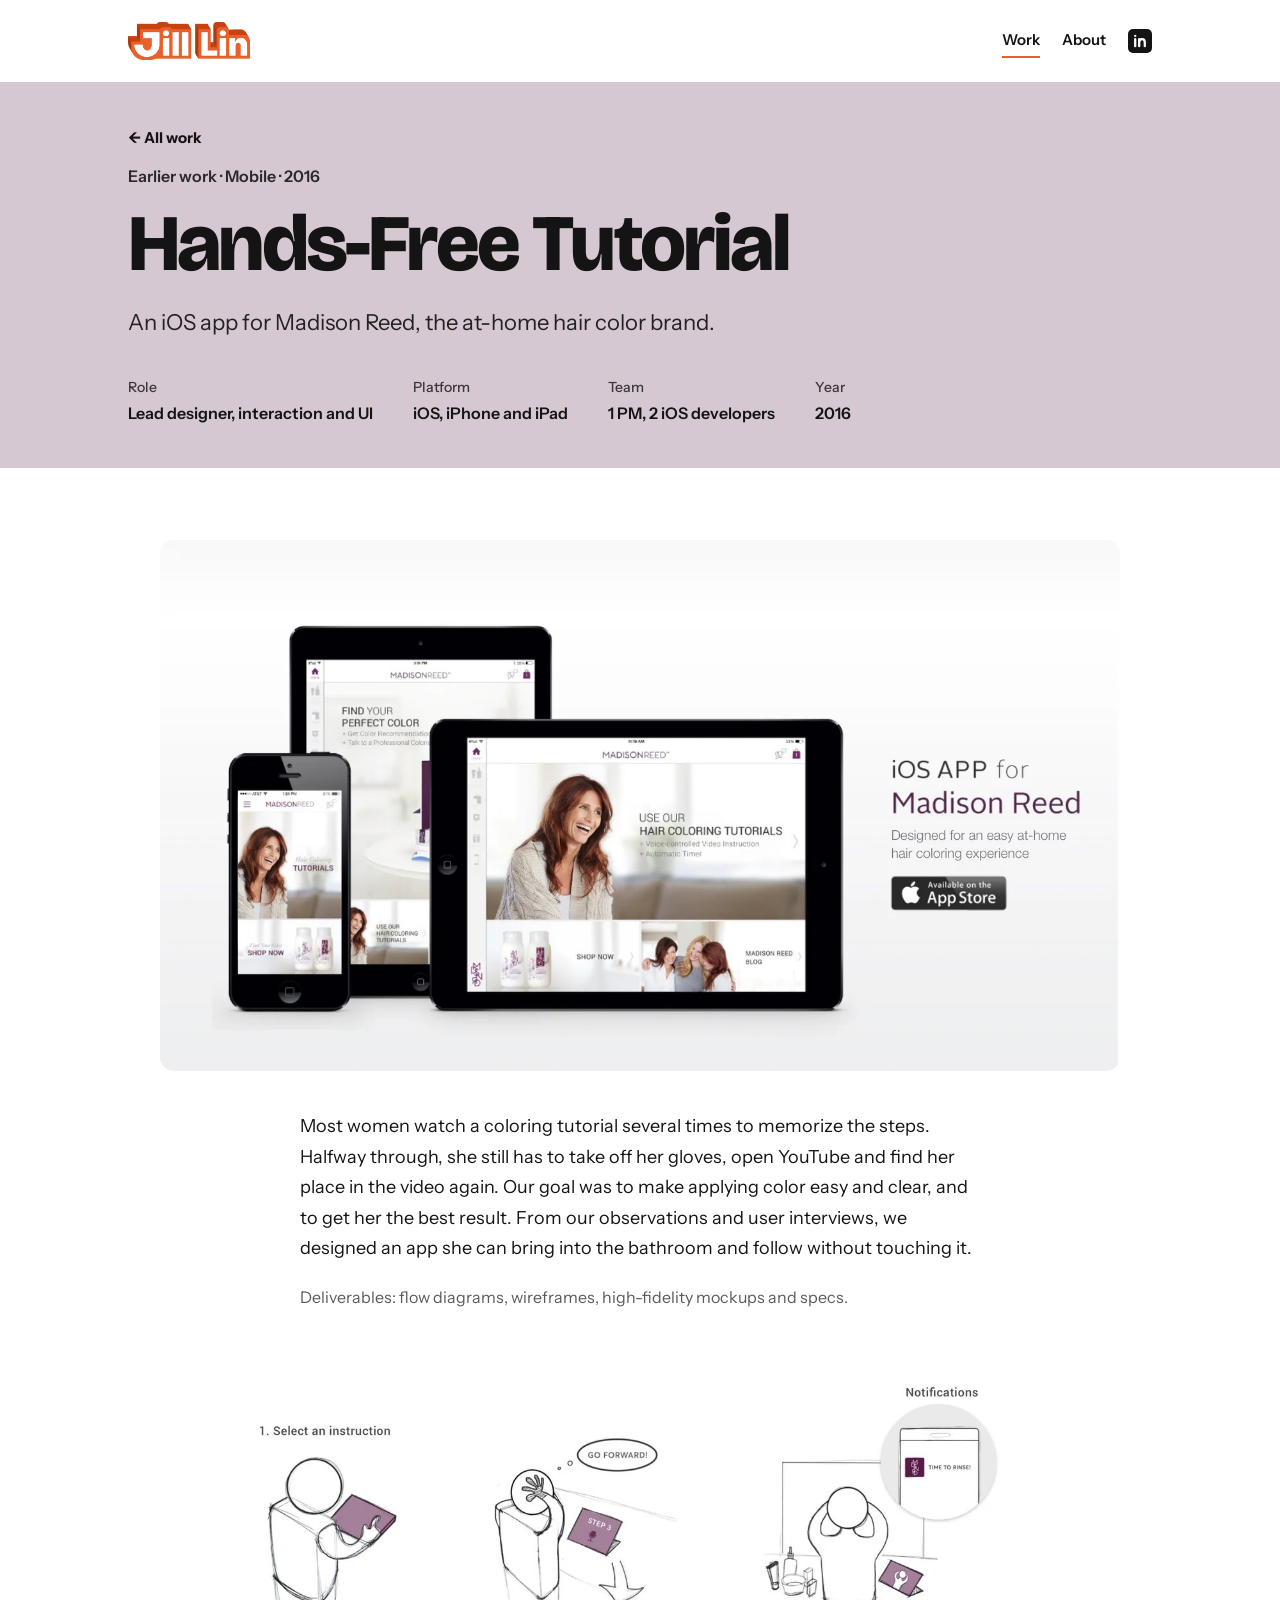
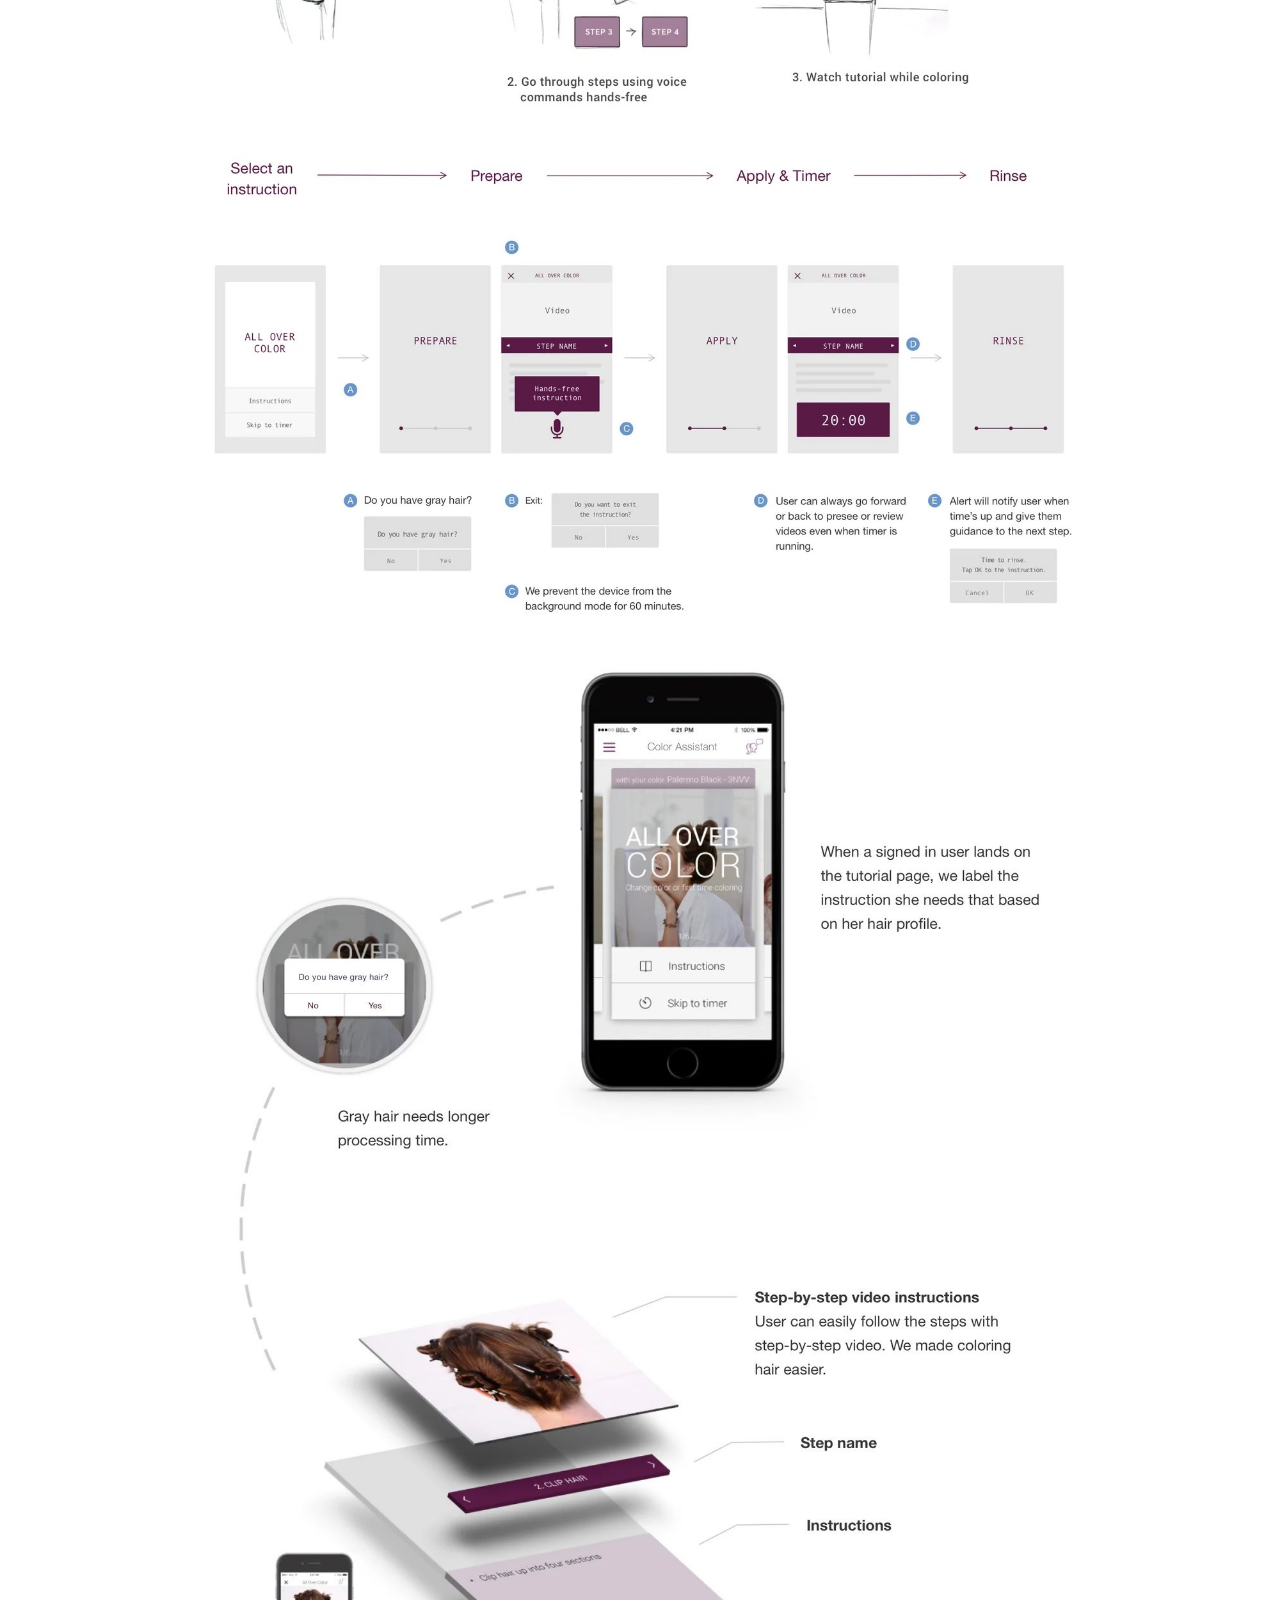
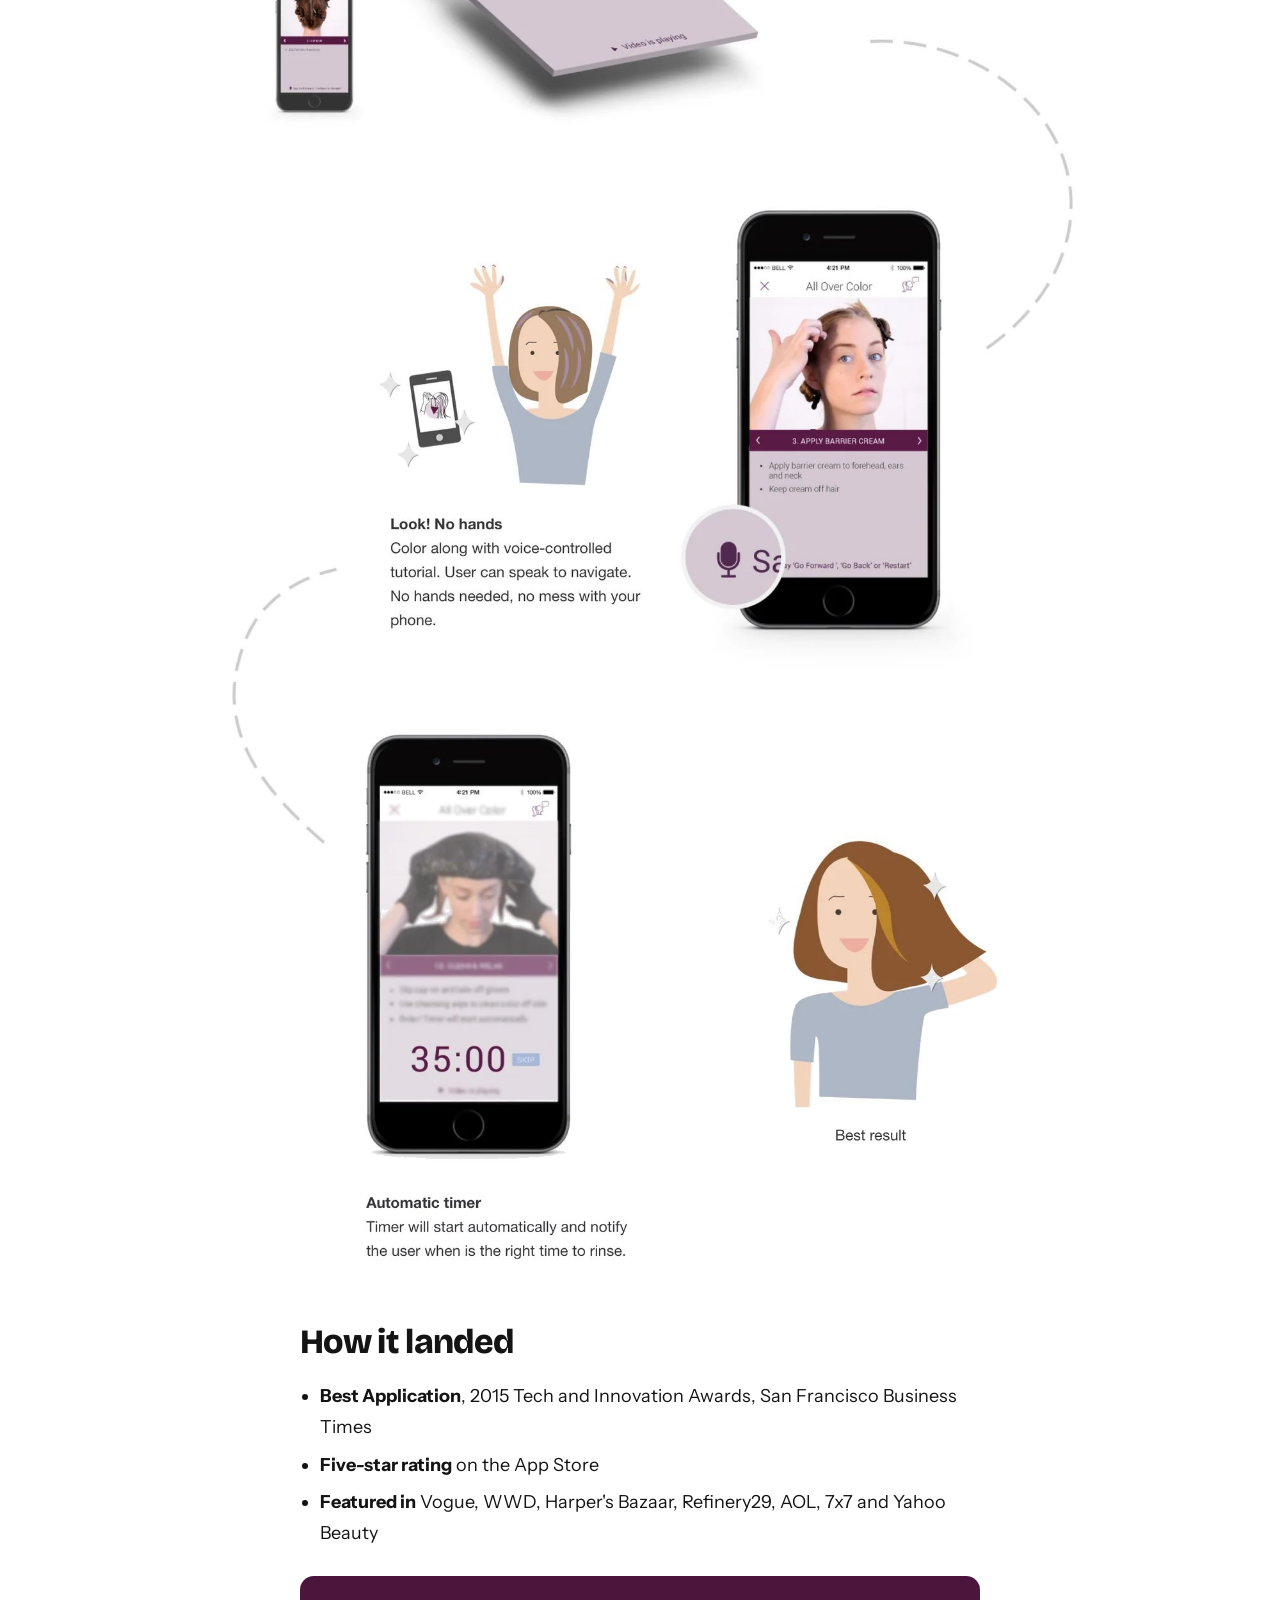
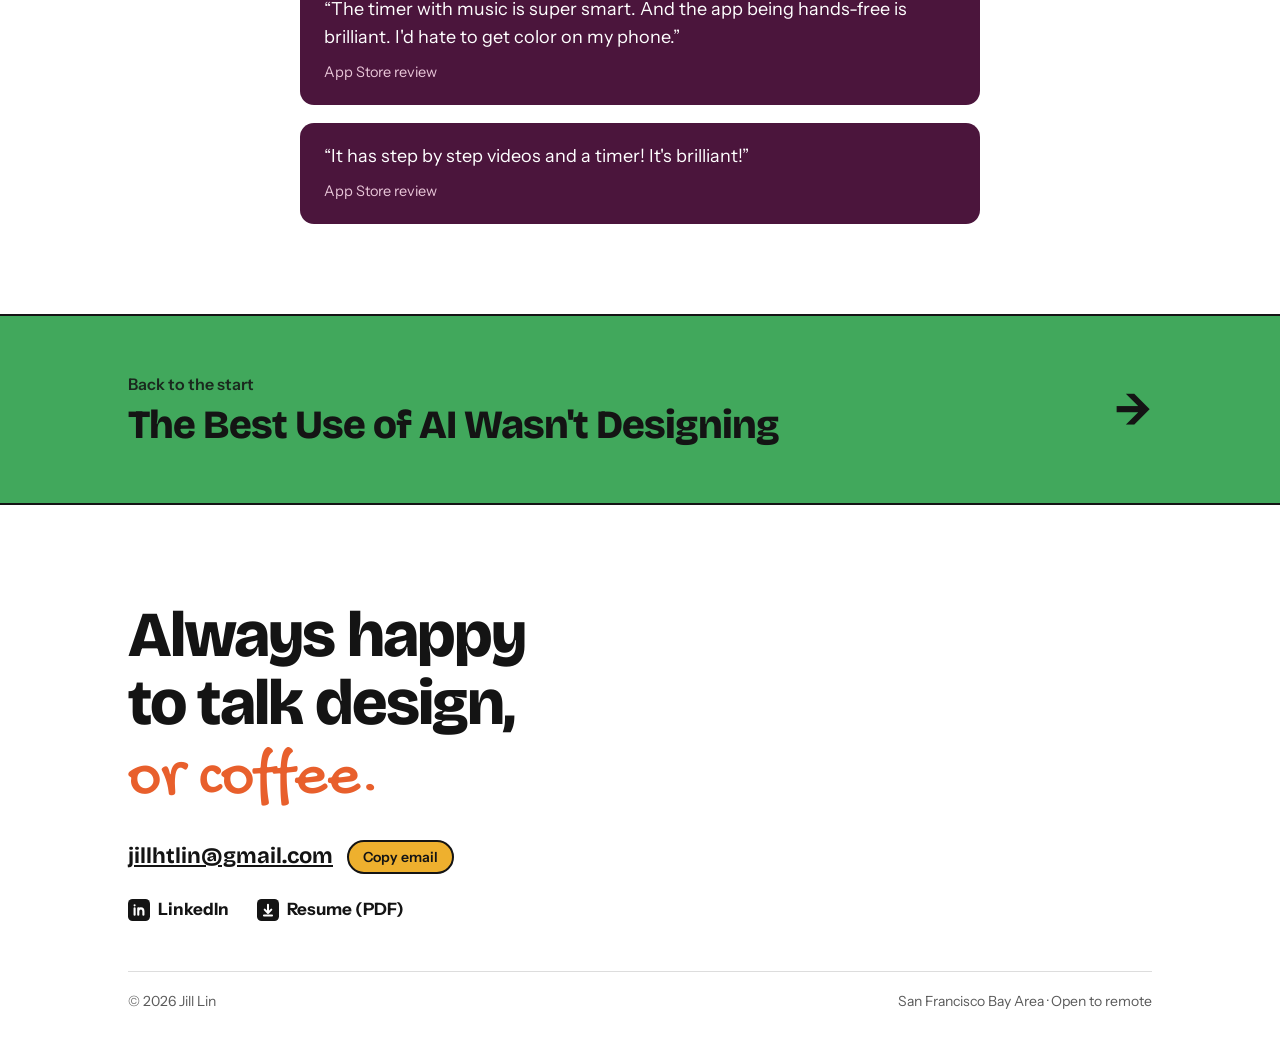
<file: work/madison-reed.html>
<!doctype html><html lang="en"><head><script async src="https://www.googletagmanager.com/gtag/js?id=G-94MTSWLYVD"></script><script>window.dataLayer=window.dataLayer||[];function gtag(){dataLayer.push(arguments);}gtag("js",new Date());gtag("config","G-94MTSWLYVD");</script><meta charset="utf-8"><meta name="viewport" content="width=device-width, initial-scale=1, viewport-fit=cover"><title>Madison Reed Hands-Free Tutorial · Jill Lin</title><meta name="description" content="A hands-free, voice-controlled hair color tutorial for Madison Reed&#x27;s iOS app. Best Application, 2015 SF Business Times Tech and Innovation Awards."><link rel="canonical" href="https://byjill.me/work/madison-reed"><meta property="og:type" content="website"><meta property="og:site_name" content="Jill Lin"><meta property="og:title" content="Madison Reed Hands-Free Tutorial · Jill Lin"><meta property="og:description" content="A hands-free, voice-controlled hair color tutorial for Madison Reed&#x27;s iOS app. Best Application, 2015 SF Business Times Tech and Innovation Awards."><meta property="og:url" content="https://byjill.me/work/madison-reed"><meta property="og:image" content="https://byjill.me/assets/og.png"><meta property="og:image:width" content="1200"><meta property="og:image:height" content="630"><meta name="twitter:card" content="summary_large_image"><link rel="icon" href="../assets/favicon-32.png" sizes="32x32" type="image/png"><link rel="icon" href="../assets/favicon-48.png" sizes="48x48" type="image/png"><link rel="apple-touch-icon" href="../assets/apple-touch-icon.png"><meta name="theme-color" content="#FFFFFF"><link rel="preconnect" href="https://fonts.googleapis.com"><link rel="preconnect" href="https://fonts.gstatic.com" crossorigin><link rel="stylesheet" href="https://fonts.googleapis.com/css2?family=Bricolage+Grotesque:opsz,wght@12..96,600;12..96,700;12..96,800&family=Gochi+Hand&family=IBM+Plex+Mono:wght@500&family=IBM+Plex+Sans:wght@300;400;600&family=Instrument+Sans:ital,wght@0,400;0,600;0,700;1,400&display=swap"><link rel="stylesheet" href="../assets/style.css?v=20261020b"></head><body><div class="page " style="--c:var(--blush);--on-c:var(--deep);--qc:var(--blush)"><a class="skip" href="#main">Skip to content</a><header class="site-head"><div class="wrap"><a class="logo" href="../index.html"><img src="../assets/logo.png" alt="Jill Lin" width="120" height="38"></a><nav class="nav" aria-label="Main"><a href="../index.html#work" aria-current="page">Work</a><a href="../about.html">About</a><a class="li" href="https://www.linkedin.com/in/jillhtlin" target="_blank" rel="noopener" aria-label="LinkedIn" title="LinkedIn"><svg class="li-ic" viewBox="0 0 24 24" aria-hidden="true"><rect width="24" height="24" rx="5" fill="currentColor"/><path d="M7.2 10.2v7M7.2 6.8v.1M11.2 17.2v-7M11.2 13.4c0-2.1 1.3-3.2 2.9-3.2s2.7 1.1 2.7 3.2v3.8" fill="none" stroke="var(--paper)" stroke-width="2.3" stroke-linecap="round"/></svg></a></nav></div></header><main id="main"><section class="case-hero"><div class="wrap"><a class="back" href="../index.html#work">← All work</a><p class="kicker">Earlier work · Mobile · 2016</p><h1>Hands-Free Tutorial</h1><p class="sub">An iOS app for Madison Reed, the at-home hair color brand.</p><dl class="meta"><div><dt>Role</dt><dd>Lead designer, interaction and UI</dd></div><div><dt>Platform</dt><dd>iOS, iPhone and iPad</dd></div><div><dt>Team</dt><dd>1 PM, 2 iOS developers</dd></div><div><dt>Year</dt><dd>2016</dd></div></dl></div></section><div class="wrap"><div class="gallery"><figure class="fig"><a class="zoom" href="../assets/img/mr-hero.jpg" target="_blank" rel="noopener" aria-label="Open full-size image"><img src="../assets/img/mr-hero.jpg" alt="Madison Reed app on iPhone and iPad" width="1500" height="829" loading="lazy"></a></figure><div class="prose mr-prose"><p>Most women watch a coloring tutorial several times to memorize the steps. Halfway through, she still has to take off her gloves, open YouTube and find her place in the video again. Our goal was to make applying color easy and clear, and to get her the best result. From our observations and user interviews, we designed an app she can bring into the bathroom and follow without touching it.</p><p class="mr-del">Deliverables: flow diagrams, wireframes, high-fidelity mockups and specs.</p></div><figure class="fig"><a class="zoom" href="../assets/img/mr-storyboard.jpg" target="_blank" rel="noopener" aria-label="Open full-size image"><img src="../assets/img/mr-storyboard.jpg" alt="Storyboard: select an instruction, go through steps by voice, watch while coloring" width="1500" height="551" loading="lazy"></a></figure><figure class="fig"><a class="zoom" href="../assets/img/mr-flow.jpg" target="_blank" rel="noopener" aria-label="Open full-size image"><img src="../assets/img/mr-flow.jpg" alt="Tutorial flow and wireframes: select, prepare, apply and timer, rinse" width="1500" height="763" loading="lazy"></a></figure><figure class="fig"><a class="zoom" href="../assets/img/mr-details.jpg" target="_blank" rel="noopener" aria-label="Open full-size image"><img src="../assets/img/mr-details.jpg" alt="Final screens: personalized instructions, step-by-step video, voice control and automatic timer" width="1500" height="3474" loading="lazy"></a></figure><section class="prose mr-prose mr-awards"><h2>How it landed</h2><ul><li><strong>Best Application</strong>, 2015 Tech and Innovation Awards, San Francisco Business Times</li><li><strong>Five-star rating</strong> on the App Store</li><li><strong>Featured in</strong> Vogue, WWD, Harper's Bazaar, Refinery29, AOL, 7x7 and Yahoo Beauty</li></ul><blockquote class="mr-q"><p>“The timer with music is super smart. And the app being hands-free is brilliant. I'd hate to get color on my phone.”</p><cite>App Store review</cite></blockquote><blockquote class="mr-q"><p>“It has step by step videos and a timer! It's brilliant!”</p><cite>App Store review</cite></blockquote></section></div></div><a class="next" href="designing-ahead.html" style="--c:var(--orange);--on-c:var(--deep)"><div class="wrap"><div><small>Back to the start</small><strong>The Best Use of AI Wasn't Designing</strong></div><span class="arrow" aria-hidden="true">→</span></div></a></main><footer class="site-foot" id="contact"><div class="wrap"><p class="big">Always happy to talk design, <span class="hand">or coffee.</span></p><div class="contact"><a class="email" href="mailto:jillhtlin@gmail.com">jillhtlin@gmail.com</a><button class="copy" type="button" data-copy="jillhtlin@gmail.com">Copy email</button></div><div class="foot-links"><a class="li" href="https://www.linkedin.com/in/jillhtlin" target="_blank" rel="noopener"><svg class="li-ic" viewBox="0 0 24 24" aria-hidden="true"><rect width="24" height="24" rx="5" fill="currentColor"/><path d="M7.2 10.2v7M7.2 6.8v.1M11.2 17.2v-7M11.2 13.4c0-2.1 1.3-3.2 2.9-3.2s2.7 1.1 2.7 3.2v3.8" fill="none" stroke="var(--paper)" stroke-width="2.3" stroke-linecap="round"/></svg>LinkedIn</a><a class="li" href="../assets/Jill-Lin-Resume.pdf" download="Jill-Lin-Resume.pdf"><svg class="li-ic" viewBox="0 0 24 24" aria-hidden="true"><rect width="24" height="24" rx="5" fill="currentColor"/><path d="M12 6.4v8.4M8.4 11.6l3.6 3.6 3.6-3.6M7.6 18h8.8" fill="none" stroke="var(--paper)" stroke-width="2.2" stroke-linecap="round" stroke-linejoin="round"/></svg>Resume (PDF)</a></div><div class="fine"><span>© 2026 Jill Lin</span><span>San Francisco Bay Area · Open to remote</span></div></div></footer><script>document.querySelectorAll("[data-copy]").forEach(function(b){b.addEventListener("click",function(){var t=b.getAttribute("data-copy"),done=function(){b.textContent="Copied";setTimeout(function(){b.textContent="Copy email"},1600)};try{navigator.clipboard.writeText(t).then(done,function(){sel()})}catch(e){sel()}function sel(){var r=document.createRange(),e=document.querySelector(".email");r.selectNodeContents(e);var s=getSelection();s.removeAllRanges();s.addRange(r);b.textContent="Selected"}})});</script></div><script>(function(){if(location.hash)return;var n=(performance.getEntriesByType&&performance.getEntriesByType("navigation")[0])||{};if(n.type==="back_forward")return;function up(){window.scrollTo(0,0);try{document.documentElement.scrollIntoView({block:"start"})}catch(e){}}up();document.addEventListener("DOMContentLoaded",up);window.addEventListener("load",function(){up();setTimeout(up,80)})})();</script><script src="../assets/sound.js?v=2" defer></script></body></html>
</file>
<file: assets/style.css>
/* Jill Lin — portfolio. Tokens first; every color on the page comes from here. */
:root {
  --paper: #FFFFFF;
  --paper-2: #F3F3F8;
  --ink: #1D1A3A;
  --ink-2: #57526F;
  --line: rgba(29, 26, 58, .14);
  --slot: #ECECF2;

  /* Pop colors: same in both themes. Each project owns one. */
  --cobalt: #3348F0;
  --pink: #FF5C93;
  --orange: #FF7A21;
  --yellow: #FFD43B;
  --mint: #19C2A0;
  --deep: #1D1A3A;   /* text on pop panels, never changes with theme */
  --white: #FFFFFF;

  --display: "Bricolage Grotesque", "Avenir Next", ui-sans-serif, system-ui, sans-serif;
  --body: "Instrument Sans", "Helvetica Neue", ui-sans-serif, system-ui, sans-serif;
  --hand: "Gochi Hand", "Bradley Hand", "Segoe Print", cursive;

  --c: var(--cobalt);
  --on-c: var(--white);
  --wrap: 1120px;
  --gutter: clamp(20px, 5vw, 48px);
  color-scheme: light;
}

*, *::before, *::after { box-sizing: border-box; }
html { -webkit-text-size-adjust: 100%; scroll-behavior: smooth; }
body {
  margin: 0; background: var(--paper); color: var(--ink);
  font-family: var(--body); font-size: 17px; line-height: 1.6;
  -webkit-font-smoothing: antialiased;
}
img { max-width: 100%; height: auto; display: block; }
a { color: inherit; }
:focus-visible { outline: 3px solid var(--yellow); outline-offset: 3px; border-radius: 4px; }
.wrap { max-width: var(--wrap); margin-inline: auto; padding-inline: var(--gutter); }
.hand { font-family: var(--hand); font-weight: 400; }
.skip { position: absolute; left: -999px; }
.skip:focus { left: 16px; top: 16px; background: var(--yellow); color: var(--deep); padding: 8px 12px; z-index: 10; }

/* ---------- Header ---------- */
.site-head { padding-block: 22px; }
.site-head .wrap { display: flex; align-items: center; justify-content: space-between; gap: 16px; flex-wrap: wrap; }
.logo { font-family: var(--display); font-weight: 800; font-size: 22px; letter-spacing: -.02em; text-decoration: none; position: relative; }
.nav { display: flex; gap: 22px; font-size: 15px; font-weight: 600; }
.nav a { text-decoration: none; padding-block: 4px; border-bottom: 2px solid transparent; }
.nav a:hover, .nav a[aria-current="page"] { border-bottom-color: var(--pink); }

/* ---------- Home hero ---------- */
.hero { position: relative; padding-block: clamp(40px, 8vw, 96px) clamp(40px, 7vw, 80px); overflow: hidden; }
.eyebrow { font-size: 16px; font-weight: 600; color: var(--ink-2); margin: 0 0 18px; }
.hero h1 {
  font-family: var(--display); font-weight: 800; letter-spacing: -.035em; line-height: 1.02;
  font-size: clamp(44px, 8.4vw, 104px); margin: 0; max-width: 11ch; text-wrap: balance;
}
.circled { position: relative; white-space: nowrap; display: inline-block; }
.circled svg { position: absolute; left: -6%; top: -14%; width: 112%; height: 132%; overflow: visible; pointer-events: none; }
.circled path { stroke: var(--pink); stroke-width: 4; fill: none; stroke-linecap: round;
  stroke-dasharray: 900; stroke-dashoffset: 0; animation: draw 1.1s .25s ease-out both; }
@keyframes draw { from { stroke-dashoffset: 900; } to { stroke-dashoffset: 0; } }
.hero .lede { font-size: clamp(18px, 2.1vw, 22px); line-height: 1.5; max-width: 34em; margin: 28px 0 0; color: var(--ink-2); text-wrap: pretty; }
.hero .lede strong { color: var(--ink); font-weight: 600; }
.hero-note { position: absolute; right: var(--gutter); top: clamp(60px, 10vw, 120px); width: 230px; font-size: 24px; line-height: 1.15; color: var(--ink); transform: rotate(-4deg); }
.hero-note svg { width: 90px; height: 70px; margin: 6px 0 0 10px; }
.hero-note .arr { stroke: var(--ink); stroke-width: 2.5; fill: none; stroke-linecap: round; stroke-linejoin: round; }
.hero .shapes { position: absolute; inset: 0; pointer-events: none; }
.hero-cta { display: flex; gap: 14px; flex-wrap: wrap; margin-top: 34px; }
.btn { display: inline-flex; align-items: center; gap: 8px; font-weight: 700; font-size: 16px; text-decoration: none;
  padding: 12px 20px; border-radius: 999px; border: 2px solid var(--ink); transition: transform .15s, box-shadow .15s; }
.btn.primary { background: var(--ink); color: var(--paper); }
.btn:hover { transform: translate(-2px, -2px); box-shadow: 4px 4px 0 var(--pink); }
@media (max-width: 900px) { .hero-note { position: static; margin-top: 28px; transform: rotate(-2deg); } .hero-note svg { display: none; } }

/* ---------- Section heads ---------- */
.sec { padding-block: clamp(40px, 7vw, 80px); }
.sec-head { display: flex; align-items: baseline; justify-content: space-between; gap: 16px; flex-wrap: wrap; margin-bottom: 28px; }
.sec-head h2 { font-family: var(--display); font-weight: 800; font-size: clamp(28px, 3.6vw, 40px); letter-spacing: -.025em; margin: 0; }
.sec-head .hand { font-size: 24px; color: var(--ink-2); }

/* ---------- Project cards ---------- */
.projects { display: grid; gap: clamp(22px, 3vw, 32px); }
.card {
  display: grid; grid-template-columns: minmax(0, 5fr) minmax(0, 6fr); text-decoration: none;
  border: 2px solid var(--ink); border-radius: 22px; overflow: hidden; background: var(--paper);
  transition: transform .18s ease, box-shadow .18s ease;
}
@media (hover: hover) { .card:hover { transform: translate(-3px, -3px); box-shadow: 7px 7px 0 var(--c); } }
.card .art { background: var(--c); display: grid; place-items: center; min-height: 260px; padding: 24px; border-right: 2px solid var(--ink); }
.card .art svg { width: 100%; max-width: 300px; height: auto; }
.card .txt { padding: clamp(22px, 3.4vw, 40px); display: flex; flex-direction: column; gap: 12px; }
.card .tags { display: flex; flex-wrap: wrap; gap: 8px; font-size: 13px; font-weight: 600; color: var(--ink-2); }
.card .tags span { border: 1.5px solid var(--line); border-radius: 999px; padding: 3px 10px; }
.card h3 { font-family: var(--display); font-weight: 800; font-size: clamp(26px, 3vw, 36px); line-height: 1.08; letter-spacing: -.025em; margin: 4px 0 0; text-wrap: balance; }
.card p { margin: 0; color: var(--ink-2); font-size: 17px; max-width: 36em; }
.card .proof { font-family: var(--hand); font-weight: 400; font-size: 20px; line-height: 1.25; color: var(--ink); margin-top: auto; padding-top: 8px; }
.card .proof mark { background: linear-gradient(transparent 55%, var(--yellow) 55% 90%, transparent 90%); color: inherit; padding-inline: 2px; }
.card .go { font-weight: 700; font-size: 15px; }
.card.small { grid-template-columns: minmax(0, 3fr) minmax(0, 7fr); }
.card.small .art { min-height: 180px; }
.card.small h3 { font-size: clamp(22px, 2.4vw, 28px); }
@media (max-width: 760px) {
  .card, .card.small { grid-template-columns: 1fr; }
  .card .art { border-right: 0; border-bottom: 2px solid var(--ink); min-height: 200px; }
}

/* ---------- Recognition strip ---------- */
.awards { border-block: 2px solid var(--ink); padding-block: 26px; display: flex; flex-wrap: wrap; align-items: center; gap: 14px 28px; }
.awards .lbl { font-family: var(--display); font-size: 20px; font-weight: 800; letter-spacing: -.01em; }
.awards ul { list-style: none; margin: 0; padding: 0; display: flex; flex-wrap: wrap; gap: 10px 22px; font-family: var(--display); font-weight: 700; font-size: 17px; }
.awards li { display: flex; align-items: center; gap: 10px; }
.awards li + li::before { content: ""; width: 7px; height: 7px; border-radius: 50%; background: var(--pink); margin-right: 12px; }
.awards li:nth-child(3n+2)::before { background: var(--cobalt); }
.awards li:nth-child(3n)::before { background: var(--orange); }

/* ---------- Footer ---------- */
.site-foot { padding-block: clamp(56px, 8vw, 96px) 40px; }
.site-foot .big { font-family: var(--display); font-weight: 800; font-size: clamp(34px, 5.4vw, 64px); letter-spacing: -.03em; line-height: 1.05; margin: 0 0 26px; max-width: 14ch; text-wrap: balance; }
.site-foot .big .hand { font-weight: 400; color: var(--pink); font-size: 1em; letter-spacing: 0; }
.contact { display: flex; flex-wrap: wrap; gap: 12px 14px; align-items: center; }
.email { font-family: var(--display); font-weight: 700; font-size: clamp(18px, 2.2vw, 22px); user-select: all; word-break: break-all; }
.copy { font: 600 14px var(--body); background: var(--yellow); color: var(--deep); border: 2px solid var(--deep); border-radius: 999px; padding: 6px 14px; cursor: pointer; }
.foot-links { display: flex; gap: 22px; flex-wrap: wrap; margin-top: 22px; font-weight: 700; }
.fine { margin-top: 48px; padding-top: 18px; border-top: 1.5px solid var(--line); font-size: 14px; color: var(--ink-2); display: flex; justify-content: space-between; gap: 12px; flex-wrap: wrap; }

/* ---------- Case study hero ---------- */
.case-hero { background: var(--c); color: var(--on-c); position: relative; overflow: hidden; }
.case-hero .wrap { padding-block: 42px; position: relative; }
.back { display: inline-flex; gap: 8px; font-weight: 700; font-size: 15px; text-decoration: none; margin-bottom: 14px; }
.back:hover { text-decoration: underline; }
.case-hero .kicker { font-size: 16px; font-weight: 600; opacity: .88; margin: 0 0 14px; }
.case-hero h1 { font-family: var(--display); font-weight: 800; font-size: clamp(38px, 6.6vw, 80px); line-height: 1.02; letter-spacing: -.035em; margin: 0; max-width: 14ch; text-wrap: balance; }
.case-hero .sub { font-size: clamp(18px, 2vw, 22px); margin: 20px 0 0; max-width: 30em; opacity: .92; }
.meta { display: flex; flex-wrap: wrap; gap: 14px 40px; margin: 36px 0 0; padding: 0; }
.meta div { display: grid; gap: 2px; }
.meta dt { font-size: 14px; font-weight: 500; opacity: .8; }
.meta dd { margin: 0; font-weight: 600; font-size: 16px; }
.case-hero .doodle { position: absolute; right: var(--gutter); bottom: 32px; width: min(20vw, 250px); pointer-events: none; }
@media (max-width: 1100px) { .case-hero .doodle { position: static; width: 180px; margin-top: 28px; } }

/* ---------- TL;DR ---------- */
.tldr { display: grid; grid-template-columns: repeat(3, minmax(0, 1fr)); gap: clamp(18px, 3vw, 36px); padding-block: clamp(36px, 5vw, 56px) 8px; }
.tldr div { border-left: 5px solid var(--c); padding-left: 16px; }
.tldr h2 { font-family: var(--display); font-size: 20px; font-weight: 800; letter-spacing: -.01em; margin: 0 0 6px; line-height: 1.15; }
.tldr p { margin: 0; font-size: 16.5px; color: var(--ink-2); }
.tldr p strong { color: var(--ink); }
.confid { font-size: 15px; color: var(--ink-2); font-style: italic; padding-block: 16px 0; margin: 0; }
@media (max-width: 760px) { .tldr { grid-template-columns: 1fr; } }

/* ---------- Article body ---------- */
.prose { max-width: 680px; margin-inline: auto; padding-block: clamp(40px, 6vw, 72px) 20px; }
article .prose { padding-bottom: clamp(110px, 15vw, 190px); }
.prose h2 { font-family: var(--display); font-weight: 800; font-size: clamp(26px, 3.2vw, 34px); line-height: 1.12; letter-spacing: -.02em; margin: 2.2em 0 .6em; text-wrap: balance; }
.prose h2:first-child { margin-top: 0; }
.prose h3 { font-family: var(--display); font-weight: 700; font-size: 21px; margin: 1.8em 0 .4em; }
.prose p, .prose li { font-size: 18px; line-height: 1.7; }
.prose p { margin: 0 0 1.1em; text-wrap: pretty; }
.prose strong { font-weight: 700; }
.prose em { font-style: italic; }
.prose ul { padding-left: 1.2em; }
.prose code { font: 600 15px ui-monospace, "SF Mono", Menlo, monospace; background: var(--paper-2); padding: 2px 6px; border-radius: 6px; }
.prose hr { border: 0; height: 14px; margin: 3em auto; width: 140px; background: var(--c);
  -webkit-mask: url("data:image/svg+xml,%3Csvg xmlns='http://www.w3.org/2000/svg' viewBox='0 0 140 14'%3E%3Cpath d='M2 7 Q 12 0 22 7 T 42 7 T 62 7 T 82 7 T 102 7 T 122 7 T 138 7' fill='none' stroke='%23000' stroke-width='3' stroke-linecap='round'/%3E%3C/svg%3E") no-repeat center / 140px 14px; mask: url("data:image/svg+xml,%3Csvg xmlns='http://www.w3.org/2000/svg' viewBox='0 0 140 14'%3E%3Cpath d='M2 7 Q 12 0 22 7 T 42 7 T 62 7 T 82 7 T 102 7 T 122 7 T 138 7' fill='none' stroke='%23000' stroke-width='3' stroke-linecap='round'/%3E%3C/svg%3E") no-repeat center / 140px 14px; }
.prose .closing { font-family: var(--display); font-weight: 800; font-size: clamp(28px, 3.8vw, 42px); line-height: 1.28; letter-spacing: -.025em;
  margin: 1.6em 0 0; text-wrap: balance; text-decoration: underline; text-decoration-color: var(--c); text-decoration-thickness: .13em;
  text-underline-offset: .17em; text-decoration-skip-ink: none; }
.prose .closing em { font-style: normal; }

/* Pull quote breaks out of the column */
.pull { margin: 2.8em 0; color: var(--c); padding: 8px 0; position: relative; }
.pull p { font-family: var(--display); font-weight: 800; font-size: clamp(26px, 3.2vw, 34px) !important; line-height: 1.15 !important; letter-spacing: -.02em; max-width: 26ch; margin: 0 auto !important; text-wrap: balance; text-align: center; }
.pull svg { display: block; width: 40px; height: 32px; margin: 0 auto 12px; }
.pull svg path { stroke: var(--c); }

/* Figures: real images or placeholder slots */
.fig { margin: 2.2em 0; }
.fig.wide { margin-inline: calc(-1 * min(12vw, 140px)); }
.fig img { border: 0; border-radius: 14px; width: 100%; }
.fig figcaption { font-size: 14.5px; color: var(--ink-2); margin-top: 10px; line-height: 1.45; }
.pair { display: grid; grid-template-columns: repeat(2, minmax(0, 1fr)); gap: 16px; }
@media (max-width: 600px) { .pair { grid-template-columns: 1fr; } }
@media (max-width: 980px) { .fig.wide { margin-inline: 0; } }
.slot { border: 2px dashed var(--ink-2); border-radius: 14px; background: var(--slot); aspect-ratio: 16 / 10; display: grid; place-content: center; text-align: center; gap: 6px; padding: 18px; max-width: 100%; }
.slot .hand { font-size: 20px; line-height: 1.15; color: var(--ink); }
.slot code { font: 600 13px ui-monospace, Menlo, monospace; color: var(--ink-2); background: none; padding: 0; }
.slot.tall { aspect-ratio: 3 / 4; }

/* Hand-drawn diagrams */
.diagram { background: var(--paper-2); border-radius: 18px; padding: clamp(14px, 2.4vw, 26px); overflow-x: auto; }
.diagram svg { display: block; width: 100%; min-width: 560px; height: auto; }
.d-t { font-family: var(--body); font-size: 14px; font-weight: 600; fill: var(--ink); }
.d-td { font-family: var(--body); font-size: 14px; font-weight: 600; fill: var(--deep); }
.d-tw { font-family: var(--body); font-size: 14px; font-weight: 600; fill: var(--white); }
.d-l { font-family: var(--body); font-size: 14px; font-weight: 700; fill: var(--ink-2); }
.d-h { font-family: var(--hand); font-size: 18px; font-weight: 400; fill: var(--ink); }
.d-s { stroke: var(--ink); stroke-width: 2.5; fill: none; stroke-linecap: round; stroke-linejoin: round; }
.d-dash { stroke-dasharray: 6 7; }
.d-box { stroke: var(--ink); stroke-width: 2.5; stroke-linejoin: round; }
.d-paper { fill: var(--paper); }

/* Stats (case 1): ledger style, no boxes, a thin divider between */
.stats { display: grid; grid-template-columns: repeat(2, minmax(0, 1fr)); margin: 1.4em 0 1.8em; }
.stat { padding: 4px 20px 4px 0; }
.stat + .stat { padding-left: 22px; border-left: 1px solid var(--line); }
.stat b { display: block; font-family: var(--display); font-weight: 700; font-size: 40px; line-height: 1; letter-spacing: -.025em; font-variant-numeric: tabular-nums; }
.stat span { display: block; margin-top: 8px; font-size: 15px; line-height: 1.45; color: var(--ink-2); }
@media (max-width: 520px) { .stats { grid-template-columns: 1fr; gap: 18px; } .stat + .stat { padding-left: 0; border-left: 0; padding-top: 18px; border-top: 1px solid var(--line); } }

/* Next project */
.next { display: block; text-decoration: none; border-top: 2px solid var(--ink); border-bottom: 2px solid var(--ink); background: var(--c); color: var(--on-c); }
.next .wrap { padding-block: clamp(32px, 5vw, 56px); display: flex; justify-content: space-between; align-items: center; gap: 20px; flex-wrap: wrap; }
.next small { display: block; font-size: 16px; font-weight: 600; opacity: .85; margin-bottom: 6px; }
.next strong { font-family: var(--display); font-weight: 800; font-size: clamp(24px, 3.4vw, 40px); letter-spacing: -.025em; line-height: 1.1; }
.next .arrow { font-size: 44px; font-weight: 800; transition: transform .2s; }
.next:hover .arrow { transform: translateX(8px); }

/* ---------- About ---------- */
.about-grid { display: grid; grid-template-columns: minmax(0, 4fr) minmax(0, 7fr); gap: clamp(28px, 5vw, 72px); align-items: start; padding-block: clamp(32px, 5vw, 64px); }
.about-grid .photo { position: sticky; top: 24px; }
.about-grid .photo img { border: 2px solid var(--cobalt); border-radius: 22px; width: 100%; height: auto; }
.about-grid .photo .slot { aspect-ratio: 4 / 5; }
.about-grid h1 { font-family: var(--display); font-weight: 800; font-size: clamp(40px, 6vw, 72px); letter-spacing: -.035em; line-height: 1.02; margin: 0 0 28px; }
.about-grid .prose { padding: 0; margin: 0; }
.about-grid .prose p:first-of-type { font-size: 22px; line-height: 1.5; }
.sorts { display: grid; gap: 14px; margin-top: 2.2em; }
.sort-paper { display: grid; grid-template-columns: 96px minmax(0, 1fr); gap: 16px; align-items: center; padding: 24px 22px 24px 14px;
  background-color: #FDFCF8; background-image: var(--paper-grain); color: var(--ink); }
.sort-paper > div { display: grid; gap: 2px; }
.sort small { font-size: 14px; font-weight: 600; color: var(--ink-2); line-height: 1.3; }
.sort b { font-family: var(--display); font-size: clamp(24px, 2.6vw, 30px); font-weight: 800; line-height: 1.12; letter-spacing: -.025em; margin: 2px 0 3px; text-wrap: balance; }
.sort .sort-emoji { width: 96px; height: 96px; display: grid; place-items: center; font-size: 60px; line-height: 1;
  font-family: "Apple Color Emoji", "Segoe UI Emoji", "Noto Color Emoji", sans-serif; transform: rotate(-6deg);
  filter: drop-shadow(3px 0 0 #fff) drop-shadow(-3px 0 0 #fff) drop-shadow(0 3px 0 #fff) drop-shadow(0 -3px 0 #fff) drop-shadow(0 3px 4px rgba(0,0,0,.18)); }
.sort:nth-child(2) .sort-emoji { transform: rotate(5deg); }
.sort span { font-size: 16px; line-height: 1.45; color: var(--ink-2); }
.loc { margin-top: 1.8em; font-weight: 600; color: var(--ink-2); }
@media (max-width: 820px) { .about-grid { grid-template-columns: 1fr; } .about-grid .photo { position: static; max-width: none; } }

/* Gallery (earlier work) */
.gallery { display: grid; gap: 22px; padding-block: clamp(40px, 6vw, 72px); max-width: 960px; margin-inline: auto; }
.gallery .intro { max-width: 640px; font-size: 18px; }

@media (prefers-reduced-motion: reduce) {
  *, *::before, *::after { animation: none !important; transition: none !important; scroll-behavior: auto !important; }
}

/* Illustrations on pop panels keep dark outlines in both themes */
.art svg .d-box, .doodle svg .d-box, .art svg .d-s, .doodle svg .d-s { stroke: var(--deep); }
@media (max-width: 700px) { .hero .shapes { display: none; } }

.foot-links a.li { display: inline-flex; align-items: center; gap: 8px; }
.li-ic { width: 22px; height: 22px; }

/* ================= Collage home page ================= */
:root { --grid: rgba(51, 72, 240, .14); --grid-2: rgba(51, 72, 240, .24); --sheet: #FFFFFF; --lift: rgba(29, 26, 58, .16); }

.collage {
  background-color: var(--paper);
  background-image:
    linear-gradient(var(--grid) 1px, transparent 1px),
    linear-gradient(90deg, var(--grid) 1px, transparent 1px);
  background-size: 24px 24px;
  background-position: -1px -1px;
  box-shadow: inset clamp(6px, 1.1vw, 14px) 0 0 var(--pink), inset calc(-1 * clamp(6px, 1.1vw, 14px)) 0 0 var(--pink);
}
.collage .hero { overflow: visible; }
.collage .hero .wrap, .collage .sec .wrap { position: relative; z-index: 1; }
.cutouts { position: absolute; inset: 0; pointer-events: none; z-index: 0; }
.cut { position: absolute; height: auto; filter: drop-shadow(2px 3px 0 var(--lift)); }

/* torn paper scrap behind the lede */
.scrap { max-width: 34em; margin-top: 28px; }
.collage .scrap .lede { margin: 0; color: var(--ink-2); }

/* sticky note with tape */
.collage .hero-note {
  background: var(--yellow); color: var(--deep); padding: 26px 20px 18px; width: 240px; top: 190px;
  transform: rotate(3deg); box-shadow: 3px 5px 0 var(--lift); font-size: 21px; line-height: 1.25;
}
.collage .hero-note svg { display: none; }
.tape {
  position: absolute; top: -13px; left: 50%; width: 96px; height: 26px; transform: translateX(-50%) rotate(-5deg);
  background: rgba(159, 221, 240, .8);
  clip-path: polygon(0 10%, 4% 0, 8% 12%, 12% 0, 88% 0, 92% 12%, 96% 0, 100% 10%, 100% 90%, 96% 100%, 92% 88%, 88% 100%, 12% 100%, 8% 88%, 4% 100%, 0 90%);
}

/* section labels cut from colored paper */
.collage .label { display: inline-block; background: var(--pink); color: var(--deep); padding: 6px 18px 8px; transform: rotate(-1.5deg); box-shadow: 3px 4px 0 var(--lift); }
.collage .label.alt { background: var(--mint); transform: rotate(1deg); }
.collage .sec-head .hand { background: var(--sheet); padding: 2px 12px; }

/* project cards become taped-on pieces */
.collage .projects { position: relative; }
.collage .card { position: relative; overflow: visible; background: var(--sheet); box-shadow: 4px 6px 0 var(--lift); transform: rotate(var(--rot, 0deg)); z-index: 1; }
.collage .card:nth-of-type(1) { --rot: -.7deg; }
.collage .card:nth-of-type(2) { --rot: .6deg; }
.collage .card:nth-of-type(3) { --rot: -.4deg; }
.collage .card.small { --rot: .7deg; }
@media (hover: hover) { .collage .card:hover { transform: rotate(0deg) translate(-3px, -3px); box-shadow: 8px 10px 0 var(--c); } }
.collage .card .art { border-radius: 20px 0 0 20px; }
.collage .card::before {
  content: ""; position: absolute; top: -14px; left: 12%; width: 104px; height: 28px; z-index: 2; transform: rotate(-4deg);
  background: rgba(255, 212, 59, .78);
  clip-path: polygon(0 10%, 4% 0, 8% 12%, 12% 0, 88% 0, 92% 12%, 96% 0, 100% 10%, 100% 90%, 96% 100%, 92% 88%, 88% 100%, 12% 100%, 8% 88%, 4% 100%, 0 90%);
}
.collage .card:nth-of-type(2)::before { left: auto; right: 14%; transform: rotate(5deg); background: rgba(159, 221, 240, .85); }
.collage .card.small::before { background: rgba(255, 92, 147, .55); }

/* awards on a paper scrap */
.collage .awards { background: var(--sheet); border: 2px solid var(--ink); border-radius: 6px; padding: 22px 26px; box-shadow: 4px 6px 0 var(--lift); transform: rotate(-.3deg); }

@media (max-width: 760px) {
  .collage .card .art { border-radius: 20px 20px 0 0; }
  .collage .card { --rot: 0deg !important; }
  .cutouts .cut { display: none; }
  .cutouts:not(.work) .cut:nth-child(5), .cutouts:not(.work) .cut:nth-child(6) { display: block; }
  .collage .hero-note { top: auto; }
}
@media (max-width: 900px) { .collage .hero-note { transform: rotate(2deg); margin-top: 36px; } }

@media (max-width: 1100px) { .cutouts.work { display: none; } }

/* ---------- About: experience ---------- */
.cv { display: grid; grid-template-columns: minmax(0, 4fr) minmax(0, 7fr); gap: clamp(20px, 5vw, 72px); border-top: 2px solid var(--ink); padding-block: clamp(32px, 5vw, 56px); }
.cv > h2 { font-family: var(--display); font-weight: 800; font-size: clamp(26px, 3vw, 34px); letter-spacing: -.025em; margin: 0; line-height: 1.1; }
.jobs { list-style: none; margin: 0; padding: 0; display: grid; gap: 30px; }
.job-head { display: flex; flex-wrap: wrap; align-items: baseline; justify-content: space-between; gap: 4px 16px; }
.job h3, .edu h3, .awd h3 { font-family: var(--display); font-weight: 700; font-size: 21px; letter-spacing: -.01em; margin: 0; }
.job-meta { font-weight: 600; color: var(--ink-2); font-variant-numeric: tabular-nums; }
.job ul { margin: 10px 0 0; padding-left: 1.1em; display: grid; gap: 6px; }
.job li li, .job ul li { font-size: 17px; line-height: 1.55; }
.job ul li::marker { color: var(--pink); }
.hls { display: grid; grid-template-columns: repeat(2, minmax(0, 1fr)); gap: 14px; }
.hl { border: 2px solid var(--ink); border-radius: 16px; padding: 18px 20px; display: grid; gap: 4px; align-content: start; }
.hl:nth-child(1) { border-color: var(--pink); }
.hl:nth-child(2) { border-color: var(--cobalt); }
.hl:nth-child(3) { border-color: var(--orange); }
.hl:nth-child(4) { border-color: var(--mint); }
.hl b { font-family: var(--display); font-weight: 800; font-size: 22px; line-height: 1.15; letter-spacing: -.015em; margin-bottom: 4px; }
.hl strong { font-weight: 700; font-size: 17px; }
.hl span { color: var(--ink-2); font-size: 15.5px; line-height: 1.45; }
.awd { display: grid; grid-template-columns: repeat(2, minmax(0, 1fr)); gap: 24px; }
.awd ul { list-style: none; margin: 12px 0 0; padding: 0; display: grid; gap: 8px; }
.awd li { display: flex; justify-content: space-between; gap: 12px; border-bottom: 1.5px solid var(--line); padding-bottom: 8px; font-weight: 600; }
.awd .yr { color: var(--ink-2); font-weight: 500; font-variant-numeric: tabular-nums; white-space: nowrap; }
.edu { display: grid; gap: 4px; }
@media (max-width: 820px) { .cv { grid-template-columns: 1fr; } }
@media (max-width: 600px) { .hls, .awd { grid-template-columns: 1fr; } }

@media (max-width: 700px) { .hero-cta { display: none; } }

/* ---------- About: "things I sort" as torn paper notes, taped on ---------- */
:root { --paper-grain: url("data:image/svg+xml,%3Csvg xmlns='http://www.w3.org/2000/svg' width='160' height='160'%3E%3Cfilter id='n'%3E%3CfeTurbulence type='fractalNoise' baseFrequency='.9' numOctaves='2' stitchTiles='stitch'/%3E%3CfeColorMatrix values='0 0 0 0 0  0 0 0 0 0  0 0 0 0 0  0 0 0 .045 0'/%3E%3C/filter%3E%3Crect width='160' height='160' filter='url(%23n)'/%3E%3C/svg%3E"); }
.sorts { display: grid; gap: 24px; margin-top: 2.4em; padding: 12px 4px 8px; }
.sorts .sort { position: relative; filter: drop-shadow(0 1px 1px rgba(0,0,0,.08)) drop-shadow(0 6px 10px rgba(30,30,40,.10)); }
.sorts .sort:nth-child(1) { transform: rotate(-1.4deg); }
.sorts .sort:nth-child(2) { transform: rotate(1.2deg); margin-inline: 14px -6px; }
.sorts .sort:nth-child(3) { transform: rotate(-.7deg); }
.sorts .sort::before { content: ""; position: absolute; z-index: 1; top: -9px; left: 26px; width: 80px; height: 22px; opacity: .88;
  transform: rotate(-4deg); background-color: var(--yellow); background-image: var(--paper-grain); }
.sorts .sort:nth-child(2)::before { background-color: #C9CFF7; left: auto; right: 30px; transform: rotate(5deg); }
.sorts .sort:nth-child(3)::before { background-color: #F9C9A4; left: 46%; transform: rotate(-2deg); }
@media (max-width: 600px) {
  .sorts .sort:nth-child(2) { margin-inline: 6px -4px; }
  .sort-paper { grid-template-columns: 64px minmax(0, 1fr); }
  .sort .sort-emoji { width: 64px; height: 64px; font-size: 42px; }
}


.art-letter { font-family: var(--display); font-weight: 800; font-size: 150px; letter-spacing: -.04em; fill: var(--white); stroke: var(--deep); stroke-width: 3px; paint-order: stroke; }

.art-mark { font-family: var(--body); font-weight: 700; font-size: 12px; fill: var(--pink); }
.art-cash { font-family: var(--display); font-weight: 800; font-size: 26px; fill: var(--yellow); stroke: var(--deep); stroke-width: 2.5px; paint-order: stroke; }

/* Stage verdict: the takeaway sits under the heading, before the story */
.prose .verdict { border-left: 5px solid var(--c); background: #F6F6F8; padding: 16px 20px; margin: 0 0 1.6em; }
.prose .verdict p { margin: 0; font-size: 16.5px; line-height: 1.5; color: var(--ink-2); }
.prose .verdict .v-label { font-size: 14px; font-weight: 600; color: var(--ink-2); margin-bottom: 2px; }
.prose .verdict .v-head { font-family: var(--display); font-weight: 800; font-size: 22px; line-height: 1.2; color: var(--ink); margin-bottom: 6px; }

/* Card treatment A: topic, title, result; year on the art; arrow button */
.card .art { position: relative; }
.card .yr { position: absolute; left: 16px; top: 14px; font-weight: 700; font-size: 14px; color: var(--deep); background: rgba(255,255,255,.8); padding: 2px 10px; border-radius: 999px; font-variant-numeric: tabular-nums; }
.card .txt { position: relative; padding-bottom: 92px; gap: 8px; }
.card .topic { margin: 0; font-size: 15px; font-weight: 600; color: var(--ink-2); }
.card h3 { margin-top: 0; }
.card .proof { padding-top: 4px; }
.go-arrow { position: absolute; right: clamp(18px, 3vw, 32px); bottom: clamp(18px, 3vw, 28px); width: 46px; height: 46px; border-radius: 50%;
  border: 2px solid var(--ink); display: grid; place-items: center; font-size: 22px; font-weight: 700; background: var(--sheet, #fff); transition: background .15s, color .15s; }
@media (hover: hover) { .card:hover .go-arrow { background: var(--ink); color: var(--paper); } }
.card.small .txt { padding-bottom: 88px; }

/* Stacked before/after figures */
.fig.stack { margin-block: 1.6em; }
.fig.stack + .fig.stack { margin-block-start: 2em; }
.fig-label { display: inline-block; font-size: 14px; font-weight: 700; color: var(--deep); background: var(--c); padding: 3px 12px; border-radius: 999px; margin-bottom: 10px; }
.fig img { background: #fff; }

.zoom { display: block; cursor: zoom-in; }

/* Carbon-style diagrams (Growth case) */
.diagram.carbon { background: #fff; border: 0; border-radius: 0; padding: clamp(8px, 2vw, 20px) 0; }

/* Tracking plan (Carbon style, responsive) */
.track { display: grid; grid-template-columns: repeat(4, minmax(0, 1fr)); gap: 0; font-family: "IBM Plex Sans", "Helvetica Neue", Arial, sans-serif; }
.track-col { padding: 4px 18px 8px; border-left: 1px solid #E0E0E0; }
.track-col:first-child { border-left: 0; padding-left: 0; }
.track-h { margin: 0; font-size: 16px; font-weight: 600; color: #161616; }
.track-sub { margin: 2px 0 16px; font-size: 13px; color: #6F6F6F; }
.track ol { list-style: none; margin: 0; padding: 0; display: grid; gap: 22px; position: relative; }
.track li { display: grid; gap: 4px; position: relative; }
.track li + li::before { content: ""; position: absolute; left: 14px; top: -20px; height: 16px; border-left: 1.5px dashed #8D8D8D; }
.track code { justify-self: start; font-family: "IBM Plex Mono", ui-monospace, Menlo, monospace; font-size: 13px; font-weight: 500; color: #0043CE; background: #D0E2FF; padding: 4px 10px; border-radius: 4px; }
.track span { font-size: 14px; color: #525252; line-height: 1.4; }
@media (max-width: 900px) { .track { grid-template-columns: repeat(2, minmax(0, 1fr)); row-gap: 28px; } .track-col:nth-child(3) { border-left: 0; padding-left: 0; } }
@media (max-width: 520px) { .track { grid-template-columns: 1fr; } .track-col { border-left: 0; padding-left: 0; } }

/* Madison Reed page */
.gallery .fig { margin: 0; }
.mr-prose { padding-block: 18px; }
.mr-prose .mr-del { font-size: 16px; color: var(--ink-2); }
.mr-awards { padding-block: 24px 0; }
.mr-awards h2 { margin-top: 0; }
.mr-awards ul { margin: 0 0 1.6em; }
.mr-awards li { margin-bottom: .4em; }
.mr-q { margin: 0 0 18px; padding: 20px 24px; background: #4B153C; color: #fff; border-radius: 14px; }
.mr-q p { margin: 0 0 6px !important; font-size: 18px; line-height: 1.55; }
.mr-q cite { font-style: normal; font-size: 14.5px; color: #E8C6D8; }

/* Before/after comparison slider */
.cmp { position: relative; cursor: ew-resize; touch-action: pan-y; user-select: none; -webkit-user-select: none; }
.cmp-view { position: relative; border: 1.5px solid #CFCFD6; border-radius: 14px; overflow: hidden; background: #fff; }
.cmp img { display: block; width: 100%; height: auto; pointer-events: none; -webkit-user-drag: none; }
.cmp-b { position: absolute; inset: 0; clip-path: inset(0 calc(100% - var(--pos)) 0 0); }
.cmp-bar { position: absolute; top: 0; bottom: 0; left: var(--pos); width: 3px; margin-left: -1.5px; background: var(--ink); pointer-events: none; }
.cmp-knob { position: absolute; top: 50%; left: 50%; width: 46px; height: 46px; margin: -23px 0 0 -23px; border-radius: 50%;
  background: var(--ink); border: 2.5px solid var(--ink); display: grid; place-items: center; box-shadow: 0 2px 8px rgba(0,0,0,.18); transition: transform .15s; }
.cmp.drag .cmp-knob, .cmp:hover .cmp-knob { transform: scale(1.08); }
.cmp-knob svg { width: 22px; height: 22px; fill: none; stroke: #E4E4E4; stroke-width: 2.6; stroke-linecap: round; stroke-linejoin: round; }
.cmp-tag { position: absolute; bottom: 14px; font-size: 14px; font-weight: 700; padding: 4px 12px; border-radius: 999px; background: var(--ink); color: #fff; white-space: nowrap; }
.cmp-tag-b { left: 14px; }
.cmp-tag-a { right: 14px; background: var(--cobalt); }
.cmp-range { position: absolute; width: 1px; height: 1px; opacity: 0; pointer-events: none; }
.cmp:has(.cmp-range:focus-visible) .cmp-knob { outline: 3px solid var(--cobalt); outline-offset: 3px; }
@media (max-width: 600px) { .cmp-knob { width: 38px; height: 38px; margin: -19px 0 0 -19px; } .cmp-tag { font-size: 12px; bottom: 8px; padding: 3px 9px; } .cmp-tag-b { left: 8px; } .cmp-tag-a { right: 8px; } }

/* Pattern wiki: one outlined container, index on the left drives the close-up on the right */
.wk-n { display: inline-grid; place-items: center; width: 22px; height: 22px; border-radius: 50%; font-style: normal; font-size: 12px; font-weight: 700;
  border: 1.5px solid var(--ink); flex: none; line-height: 1; }
.wk-c1 { background: var(--yellow); color: var(--deep); }
.wk-c2 { background: var(--pink); color: var(--deep); }
.wk-c3 { background: var(--orange); color: var(--deep); }
.wk-c4 { background: var(--blush); color: var(--deep); }
.wk-c5 { background: var(--cobalt); color: #fff; }
.wk-box { position: relative; display: grid; grid-template-columns: 250px minmax(0, 1fr); border-radius: 18px; background: var(--paper-2); }
.wk-box .wk-frame { background: #fff; }
.wk-nav { padding: 26px 18px 20px 22px; border-right: 1.5px solid rgba(20,20,20,.08); }
.prose .wk-nav p.wk-title, .wk-title { font-family: var(--display); font-weight: 800; font-size: 19px; letter-spacing: -.02em; line-height: 1.2; margin: 0; }
.prose .wk-nav p.wk-sub, .wk-sub { font-size: 14px; line-height: 1.4; color: var(--ink-2); margin: 3px 0 6px; }
.prose .wk-nav p.wk-chl, .wk-chl { font-size: 13px; line-height: 1.3; font-weight: 600; color: var(--ink-3, #8a8a92); margin: 14px 0 4px; }
.prose .wk-nav p.wk-chl:first-child, .wk-chl:first-child { margin-top: 0; }
.wk-nav ul { list-style: none; margin: 0; padding: 0; }
.prose .wk-nav li, .wk-nav li { font-size: 15px; line-height: 1.35; margin: 0; }
.wk-plain { padding: 3px 0 3px 32px; }
.wk-item { all: unset; box-sizing: border-box; cursor: pointer; width: calc(100% + 10px); display: grid; grid-template-columns: 22px 1fr; gap: 10px; align-items: center;
  font-size: 15px; font-weight: 600; line-height: 1.3; padding: 5px 8px 5px 0; margin: 2px 0 2px -10px; padding-left: 10px; border-radius: 9px; transition: background-color .2s, color .2s; }
.wk-item:hover { background: #fff; }
.wk-item:focus-visible { outline: 2px solid var(--cobalt); outline-offset: 1px; }
/* selected row takes its number's color */
.wk-item.on.wk-s1 { background: var(--yellow); }
.wk-item.on.wk-s2 { background: var(--pink); }
.wk-item.on.wk-s3 { background: var(--orange); }
.wk-item.on.wk-s4 { background: var(--blush); }
.wk-item.on.wk-s5 { background: var(--cobalt); color: #fff; }
.wk-item.on.wk-s5 .wk-n { border-color: #fff; }
.wk-stage { padding: 20px 22px 22px; min-width: 0; }
.wk-ctrl { display: flex; align-items: center; justify-content: flex-end; gap: 10px; margin: 0 0 -38px; position: relative; z-index: 1; height: 38px; }
.wk-ctrl button { all: unset; cursor: pointer; box-sizing: border-box; width: 38px; height: 38px; border-radius: 50%; border: 1.5px solid var(--ink); display: grid; place-items: center; background: #fff; transition: background-color .15s, color .15s; }
.wk-ctrl button:hover { background: var(--ink); color: #fff; }
.wk-ctrl button:focus-visible { outline: 2px solid var(--cobalt); outline-offset: 2px; }
.wk-ctrl svg { width: 18px; height: 18px; fill: none; stroke: currentColor; stroke-width: 2.2; stroke-linecap: round; stroke-linejoin: round; }
.wk-count-n { font-weight: 600; font-size: 15px; min-width: 44px; text-align: center; font-variant-numeric: tabular-nums; }
.wk-slides { display: grid; }
.wk-slide { grid-area: 1 / 1; opacity: 0; visibility: hidden; transition: opacity .3s, visibility .3s; }
.wk-slide.on { opacity: 1; visibility: visible; }
.wk-head { min-height: 38px; display: flex; align-items: center; padding-right: 150px; margin-bottom: 14px; }
.wk-slide h5 { font-family: var(--display); font-size: 20px; font-weight: 700; letter-spacing: -.01em; line-height: 1.2; margin: 0; display: flex; gap: 10px; align-items: center; }
.wk-slide h5 .wk-n { width: 26px; height: 26px; font-size: 13px; border-width: 2px; }
.wk-frame { background: var(--paper-2); border-radius: 14px; padding: 14px; }
.wk-frame img { border-radius: 6px; }
.prose .wk-slide p.wk-note, .wk-note { margin: 10px 0 0; font-size: 15px; line-height: 1.5; color: var(--ink-2); }
@media (max-width: 760px) {
  .wk-box { grid-template-columns: 1fr; }
  .wk-stage { order: -1; padding: 18px 14px 16px; }
  .wk-nav { border-right: 0; border-top: 1.5px solid rgba(20,20,20,.08); padding: 18px 16px 16px; }
  .wk-head { padding-right: 0; margin-top: 48px; }
  .wk-ctrl { justify-content: flex-start; }
}
@media (prefers-reduced-motion: reduce) { .wk-slide, .wk-item { transition: none; } }


/* Figma library label */
.prose .fg p.fg-label, .fg-label { font-family: var(--display); font-weight: 800; font-size: 19px; letter-spacing: -.02em; line-height: 1.2; margin: 0 0 12px; }
/* the small blue square sits in the left margin; hide it when there is no margin so it never covers text */
@media (max-width: 1280px) { .cutouts:not(.work) .cut:nth-child(6) { display: none !important; } }

/* ================= Palette draft: Atelier colors on the collage layout ================= */
:root {
  --cobalt: #1B2FD1;   /* Klein blue */
  --yellow: #F3EA4D;   /* lemon */
  --orange: #A9C25A;   /* pistachio (AI project) */
  --pink: #F28B3C;     /* apricot (accent + growth project) */
  --mint: #23791F;     /* leather green */
  --blush: #F6CFC6;    /* blush (Madison Reed) */
  --deep: #141414; --ink: #141414; --ink-2: #5A5A5A; --line: rgba(20, 20, 20, .14);
  --grid: rgba(27, 47, 209, .13); --lift: rgba(20, 20, 20, .16);
}
.collage .card::before { background: rgba(243, 234, 77, .82); }
.collage .card:nth-of-type(2)::before { background: rgba(246, 207, 198, .92); }
.collage .card.small::before { background: rgba(169, 194, 90, .75); }
.tape { background: rgba(246, 207, 198, .92); }
.collage .label.alt { color: var(--yellow); }
.cut path[fill="#9FDDF0"] { fill: var(--blush); }
.mat path { fill: inherit; }


/* ================= Balanced draft: rational structure, handmade only as annotation ================= */
/* Home: grid paper stays, the pink side borders, work-area cutouts, tape and tilt go */
.collage { box-shadow: none; }
.cutouts.work { display: none; }
.collage .card { transform: none; box-shadow: none; }
.collage .card::before { content: none; }
@media (hover: hover) { .collage .card:hover { transform: translate(-3px, -3px); box-shadow: 7px 7px 0 var(--c); } }
.collage .label, .collage .label.alt { background: none; color: var(--ink); padding: 0; transform: none; box-shadow: none; }
.collage .awards { background: var(--sheet); border: 0; border-block: 2px solid var(--ink); border-radius: 0; padding: 26px 0; box-shadow: none; transform: none; }

/* Centered hero, shapes spread to both sides */
.collage .hero .wrap { text-align: center; }
.hero h1, .collage .scrap { margin-inline: auto; }
.collage .scrap { max-width: 31em; }
.hero-cta { justify-content: center; }
.hero-shapes { position: absolute; inset: 0; overflow: hidden; pointer-events: none; z-index: 0; }
.shape { position: absolute; height: auto; filter: drop-shadow(2px 3px 0 var(--lift)); }
.s-star { left: 5%; top: 5%; width: clamp(72px, 10vw, 128px); }
.s-arc { right: 2%; top: 0; width: clamp(96px, 15vw, 205px); }
.s-wave { left: 1.5%; bottom: 9%; width: clamp(120px, 17vw, 225px); }
.s-hex { right: 9%; bottom: 13%; width: clamp(56px, 7vw, 90px); }
.s-dot { left: 16%; top: 47%; width: 38px; }
.s-sq { right: 5%; top: 52%; width: 30px; transform: rotate(12deg); }
@media (max-width: 1000px) { .s-dot, .s-sq, .s-hex { display: none; } .s-wave { bottom: 2%; left: -30px; } .s-star { left: -14px; top: 2%; } .s-arc { right: -24px; } }

/* Shapes continue down the side margins, beside the work cards, and stop above the awards strip */
.collage .sec { position: relative; }
/* One scale factor for every collage shape: full size from 1280px up, shrinking in proportion below that,
   so the composition is the same at every width instead of dropping shapes at breakpoints */
.collage { --k: min(1px, calc(100vw / 1280)); }
.side-shapes { position: absolute; inset: 0; overflow: hidden; pointer-events: none; z-index: 0; }

/* Plant collage positions */
.p-palm { left: 4%; top: 4%; width: calc(122 * var(--k)); }
.p-dome { left: 1%; top: 38%; width: calc(128 * var(--k)); transform: rotate(-8deg); }
.p-squig { left: 14%; top: 50%; width: calc(46 * var(--k)); }
.p-flower { left: 3%; bottom: 5%; width: calc(116 * var(--k)); }
.p-sprout { right: 4%; top: 2%; width: calc(118 * var(--k)); }
.p-leaf { right: 14%; top: 17%; width: calc(72 * var(--k)); }
.p-arch { right: 3%; bottom: 5%; width: calc(108 * var(--k)); }
.p-peb { right: 15%; bottom: 17%; width: calc(46 * var(--k)); }

/* Phone: one sprout peeks in at the top right, in the gap between the nav and the eyebrow */

/* The ~80% proof point: three treatments, switched from the draft bar */
.proof-a, .proof-b, .proof-c { display: none; }
[data-proof="a"] .proof-a, [data-proof="b"] .proof-b { display: block; }
[data-proof="c"] .proof-c { display: inline; }
.proof-c mark { background: linear-gradient(transparent 55%, var(--yellow) 55% 92%, transparent 92%); color: var(--ink); font-weight: 600; padding-inline: 2px; }
.proof-a { margin-top: 44px; }
.meter { display: flex; justify-content: center; gap: 6px; }
.meter i { width: 26px; height: 26px; border-radius: 5px; border: 1.5px solid var(--ink); background: var(--cobalt); }
.meter i:nth-child(n+9) { background: transparent; border-style: dashed; }
.proof-a p { margin: 14px 0 0; font-size: 17px; line-height: 1.4; color: var(--ink-2); }
.proof-a b { font-family: var(--display); font-weight: 800; font-size: 21px; letter-spacing: -.02em; color: var(--ink); }
.proof-b { position: absolute; right: -2%; top: 44%; width: clamp(130px, 13vw, 164px); transform: rotate(9deg); }
[data-proof="b"] .s-sq { display: none; }
.proof-b svg { display: block; width: 100%; height: auto; filter: drop-shadow(2px 3px 0 var(--lift)); }
.stamp-ring { font-family: var(--body); font-weight: 700; font-size: 10.5px; letter-spacing: .06em; fill: var(--deep); }
.stamp-n { font-family: var(--display); font-weight: 800; font-size: 28px; letter-spacing: -.03em; fill: var(--deep); }
@media (max-width: 700px) { .s-star, .s-arc { display: none; } .s-hex { display: block; right: -14px; bottom: 5%; width: 56px; } }
@media (max-width: 760px) { [data-proof="b"] .proof-b { display: none; } }
@media (max-width: 1000px) { .proof-b { width: 140px; position: static; margin: 32px auto 0; transform: rotate(6deg); } }

/* Draft-only switcher */
.draft-bar { position: fixed; left: 50%; bottom: calc(14px + env(safe-area-inset-bottom, 0px)); transform: translateX(-50%); z-index: 20;
  display: flex; flex-wrap: wrap; justify-content: center; gap: 2px 10px; width: max-content; max-width: calc(100% - 32px); padding: 5px 8px;
  border-radius: 24px; background: var(--ink); color: var(--paper); font-size: 13px; font-weight: 600; box-shadow: 0 6px 20px rgba(20,20,20,.25); }
.draft-bar .grp { display: flex; align-items: center; gap: 2px; white-space: nowrap; }
.draft-bar span { margin: 0 6px 0 8px; opacity: .75; }
.draft-bar button { all: unset; box-sizing: border-box; cursor: pointer; padding: 6px 11px; border-radius: 999px; font: inherit; }
.draft-bar button[aria-pressed="true"] { background: var(--yellow); color: var(--deep); }
.draft-bar button:focus-visible { outline: 2px solid var(--yellow); outline-offset: 2px; }

/* Palette proposals (home page only). Hex values are approximations of the WGSN x Coloro 2027 colours. */
.page[data-pal="a"] { --cobalt: #2A2FB8; --pink: #F27DB4; --orange: #9CC283; --mint: #1F5A46; }
.page[data-pal="b"] { --cobalt: #2A2FB8; --pink: #AFA2EE; --yellow: #EFCB4E; --mint: #1F4F43; }
.page[data-pal="c"] { --cobalt: #2A2FB8; --pink: #72B56E; --orange: #C4BBEF; --mint: #1F4F43; }
/* Round 2: three tighter palettes built around the pistachio green. --pop is the colour for thin lines and dots. */
/* Round 3: the original palette untouched, with only the apricot swapped for another full-strength colour */
.page[data-pal="r"] { --pink: #E8362F; }
.page[data-pal="f"] { --pink: #F0469A; }
.page[data-pal="v"] { --pink: #8F6BFF; }
.sw-r { background: #E8362F; } .sw-f { background: #F0469A; } .sw-v { background: #8F6BFF; }
[data-pal] .circled path { stroke: var(--pop, var(--pink)); }
[data-pal] .nav a:hover, [data-pal] .nav a[aria-current="page"] { border-bottom-color: var(--pop, var(--pink)); }
[data-pal] .hero-shapes circle { fill: var(--pop, var(--pink)); }
[data-pal] .site-foot .big .hand { color: var(--pop, var(--pink)); }
[data-pal] .awards li + li::before { background: var(--pop, var(--pink)); }
[data-pal] .awards li:nth-child(3n+2)::before { background: var(--orange); }
[data-pal] .awards li:nth-child(3n)::before { background: var(--pink); }
.draft-bar .sw { display: inline-block; width: 10px; height: 10px; border-radius: 50%; margin-right: 6px; border: 1px solid rgba(255,255,255,.5); vertical-align: -1px; }
.sw-0 { background: #F28B3C; } .sw-a { background: #F27DB4; } .sw-b { background: #AFA2EE; } .sw-c { background: #72B56E; }

/* PLG card: three illustration proposals */
.card .art svg.plg { display: none; }
[data-plg="a"] .art svg.plg-a, [data-plg="b"] .art svg.plg-b, [data-plg="c"] .art svg.plg-c { display: block; }
.art-big { font-family: var(--display); font-weight: 800; font-size: 23px; letter-spacing: -.02em; fill: var(--deep); }
.art-btn { font-family: var(--body); font-weight: 600; font-size: 12px; fill: var(--deep); }

/* Palette taken from the reference collage: applies to every page */
:root { --cobalt: #1B6798; --yellow: #EEB02E; --pink: #E85F2C; --orange: #41A85C; --mint: #41A85C; --blush: #D5C8D2;
  --grid: rgba(27, 103, 152, .13); }
/* Loose collage shapes use a stronger version of the light purple so they hold up on white; cards keep the pale one */
.hero-shapes, .side-shapes, .photo-card .shape { --blush: #B78FB3; }
.page { --qc: var(--c) !important; }
.page[style*="--c:var(--pink)"] { --qc: #C2471A !important; }      /* text-safe orange for pull quotes */
.page[style*="--c:var(--orange)"] { --qc: #2E7D43 !important; }    /* text-safe green */
.wk-c4, .wk-item.on.wk-s4 { background: var(--blush); }

/* About portrait: cutout figure on grid paper with collage shapes */
.photo-card { position: relative; overflow: hidden; border: 2px solid var(--ink); border-radius: 22px; background-color: var(--paper);
  background-image: linear-gradient(rgba(27, 103, 152, .2) 1px, transparent 1px), linear-gradient(90deg, rgba(27, 103, 152, .2) 1px, transparent 1px);
  background-size: 24px 24px; background-position: -1px -1px; }
.about-grid .photo .photo-card img { position: relative; z-index: 1; display: block; width: 100%; height: auto; border: 0; border-radius: 0; }
/* Centre the figure: her head sits left of centre in the source, so the cutout is enlarged from the bottom and nudged right until it is centred */
.about-grid .photo .photo-card img { transform-origin: 50% 100%; transform: translateX(4.1%) scale(1.082); }
@media (max-width: 820px) { .about-grid .photo .photo-card img { transform: translateX(3.55%) scale(1.071); } }
.photo-card .shape { z-index: 0; }
.ph-0 { left: -3%; top: -3.5%; width: 23%; transform: rotate(12deg); }
.ph-1 { right: 5%; top: 3%; width: 22%; transform: rotate(10deg); }
.ph-2 { left: 7%; top: 39%; width: 9%; transform: rotate(-20deg); }
.ph-3 { right: 6%; top: 41%; width: 14%; transform: rotate(18deg); }
.ph-4 { right: -9%; bottom: 9%; width: 36%; transform: rotate(-24deg); }
.ph-5 { left: 38%; top: 2%; width: 9%; }

/* About: tape on the torn-paper notes, in the current palette */
.sorts .sort:nth-child(1)::before { background-color: var(--yellow); }
.sorts .sort:nth-child(2)::before { background-color: #B78FB3; }
.sorts .sort:nth-child(3)::before { background-color: var(--orange); }

/* About, "Off the canvas": three treatments (draft) */
.cv-head h2 { font-family: var(--display); font-weight: 800; font-size: clamp(26px, 3vw, 34px); letter-spacing: -.025em; margin: 0; line-height: 1.1; }
.opt { display: inline-flex; flex-wrap: wrap; gap: 2px; margin-top: 16px; padding: 4px; border-radius: 999px; background: var(--ink); max-width: 100%; }
.opt button { all: unset; box-sizing: border-box; cursor: pointer; padding: 6px 12px; border-radius: 999px; font: 600 13px var(--body); color: var(--paper); white-space: nowrap; }
.opt button[aria-pressed="true"] { background: var(--yellow); color: var(--deep); }
.opt button:focus-visible { outline: 2px solid var(--yellow); outline-offset: 2px; }
.hl { --hc: var(--pink); }
.hl:nth-child(2) { --hc: var(--cobalt); }
.hl:nth-child(3) { --hc: var(--orange); }
.hl:nth-child(4) { --hc: var(--yellow); }

/* A. List: no boxes, a coloured dot per row, title beside its text */
[data-hl="a"] .hls { grid-template-columns: 1fr; gap: 0; }
[data-hl="a"] .hl { border: 0; border-top: 1.5px solid var(--line); border-radius: 0; padding: 20px 0; grid-template-columns: minmax(0, 5fr) minmax(0, 7fr); gap: 6px 24px; align-items: start; }
[data-hl="a"] .hl:first-child { border-top: 0; padding-top: 4px; }
[data-hl="a"] .hl b { display: flex; align-items: baseline; gap: 12px; margin: 0; }
[data-hl="a"] .hl b::before { content: ""; flex: none; width: 13px; height: 13px; border-radius: 50%; background: var(--hc); }
[data-hl="a"] .hl span { font-size: 16.5px; }
@media (max-width: 600px) { [data-hl="a"] .hl { grid-template-columns: 1fr; } [data-hl="a"] .hl span { padding-left: 25px; } }

/* B. Colour tiles: each one a solid field, like the project cards */
[data-hl="b"] .hl { border: 0; padding: 22px 22px 26px; background: var(--hc); color: var(--deep); }
[data-hl="b"] .hl span { color: inherit; font-size: 16px; }
[data-hl="b"] .hl:nth-child(2) { color: var(--white); }

/* C. Cut corners: dark outline like the project cards, one cut-paper shape tucked into each corner */
[data-hl="c"] .hl { position: relative; overflow: hidden; border-color: var(--ink); padding: 20px 20px 22px; }
[data-hl="c"] .hl b { padding-right: 52px; }
[data-hl="c"] .hl::after { content: ""; position: absolute; top: -16px; right: -16px; width: 62px; height: 62px; background: var(--hc); border-radius: 50%; }
[data-hl="c"] .hl:nth-child(2)::after { top: -8px; right: -10px; border-radius: 0 100% 0 100%; transform: rotate(8deg); }
[data-hl="c"] .hl:nth-child(3)::after { top: -22px; right: 6px; width: 70px; height: 44px; border-radius: 0 0 999px 999px; transform: rotate(-10deg); }
[data-hl="c"] .hl:nth-child(4)::after { top: 0; right: 0; width: 56px; height: 56px; border-radius: 0 0 0 100%; }

/* Header LinkedIn link: same icon-and-underline treatment as the footer */
.nav a.li { display: inline-flex; align-items: center; gap: 7px; }
.nav a.li, .foot-links a.li { text-decoration: none; }
.nav a.li:hover { border-bottom-color: transparent; }
.nav a.li:hover, .foot-links a.li:hover { text-decoration: underline; text-underline-offset: 3px; }
.nav .li-ic { width: 24px; height: 24px; display: block; }
.nav a.li { padding-block: 0; border-bottom: 0; }
.foot-links { gap: 14px 28px; }

.diagram:not(.carbon) .d-go .d-s { stroke: var(--orange); stroke-width: 2.6; }

/* Case 1: pattern wiki inside its GitHub frame */
.wkf-opt { margin: 0 0 14px; }
.wkf-frame { position: relative; container-type: inline-size; border: 1.5px solid #CFCFD6; border-radius: 14px; overflow: hidden; background: #fff; }
.wkf .wkf-shot { display: block; width: 100%; height: auto; border-radius: 0; background: none; }
.wkf-body { position: absolute; left: 1.21%; top: 34.8%; width: 97.58%; height: 65.2%; overflow: hidden; background: #fff; color: #1f2328;
  font-family: -apple-system, "Segoe UI", "Helvetica Neue", Arial, sans-serif; }
.wkf-body:focus-visible { outline: 2px solid var(--cobalt); outline-offset: -2px; }
.wkf-sec { display: none; box-sizing: border-box; height: 100%; padding: 2.4cqw 3.2cqw 2.2cqw; flex-direction: column; gap: 1.1cqw; }
.wkf-sec h4 { margin: 0; font-size: 2.4cqw; font-weight: 600; line-height: 1.25; padding-bottom: .9cqw; border-bottom: 1px solid #d1d9e0; }
.prose .wkf-sec p { margin: 0; font-size: max(1.4cqw, 9px); line-height: 1.5; color: #59636e; }
.wkf .wkf-sec img { flex: 1; min-height: 0; width: 100%; height: auto; object-fit: contain; object-position: left top; border-radius: 0; }
[data-wk="a"] .wkf-sec[data-n="1"], [data-wk="b"] .wkf-sec.on { display: flex; }
[data-wk="c"] .wkf-body { overflow-y: auto; overscroll-behavior: contain; }
[data-wk="c"] .wkf-sec { display: flex; height: auto; }
[data-wk="c"] .wkf-sec img { flex: none; width: 76%; }
.wkf-thumbs { display: none; grid-template-columns: repeat(5, minmax(0, 1fr)); gap: 8px; margin-top: 12px; }
[data-wk="b"] .wkf-thumbs { display: grid; }
.wkf-thumbs button { all: unset; box-sizing: border-box; cursor: pointer; display: grid; gap: 6px; align-content: start; padding: 5px; border: 1.5px solid var(--line); border-radius: 8px;
  background: #fff; font: 600 11.5px/1.25 var(--body); color: var(--ink); min-width: 0; }
.wkf .wkf-thumbs img { width: 100%; aspect-ratio: 4 / 3; object-fit: cover; object-position: left top; border-radius: 4px; }
.wkf-thumbs button[aria-pressed="true"] { border-color: var(--c); box-shadow: inset 0 0 0 1px var(--c); background: color-mix(in srgb, var(--c) 10%, #fff); }
.wkf-thumbs button:focus-visible { outline: 2px solid var(--cobalt); outline-offset: 2px; }
@media (max-width: 600px) { .wkf-thumbs { gap: 6px; } .wkf-thumbs button { padding: 4px; } .wkf-thumbs span { display: none; } }

/* Wiki thumbnails: a bar the full width of the image; each tile is a small picture with its name beside it */
.wkf-thumbs button { grid-template-columns: 58px minmax(0, 1fr); align-items: center; align-content: center; gap: 10px; padding: 6px 10px 6px 6px; font-size: 13px; }
.wkf .wkf-thumbs img { aspect-ratio: 1; }
@media (max-width: 900px) { .wkf-thumbs button { grid-template-columns: 1fr; padding: 4px; } .wkf .wkf-thumbs img { aspect-ratio: 4 / 3; } .wkf-thumbs span { display: none; } }

/* Closing line of a case study: centered, no underline */
.prose .closing { text-align: center; text-decoration: none; margin-inline: auto; }

/* Card results in the body face; the highlighter stays */
.card .proof { font-family: var(--body); font-weight: 600; font-size: 17px; line-height: 1.4; }

/* Lighter line weight everywhere a drawing appears */
.art svg .d-box, .art svg .d-s { stroke-width: 1.75; }
.diagram:not(.carbon) .d-box, .diagram:not(.carbon) .d-s { stroke-width: 1.5; }
.diagram:not(.carbon) .d-dash { stroke-dasharray: 4 5; }
.art-cap { font-family: var(--body); font-size: 13px; font-weight: 600; fill: var(--deep); opacity: .78; }
.art-cap-b { font-weight: 700; opacity: 1; }

/* Phones: keep the hero shapes in the margins and the bands above and below the text, never on it */
@media (max-width: 700px) {
  .p-palm { left: 3%; top: 0; }
  .p-sprout { right: -3%; top: 0; }
  .p-leaf { right: 2%; top: 16%; }
  .p-dome { left: -6.5%; top: 37%; }
  .p-flower { left: 3%; bottom: 3%; }
  .p-peb { right: 8%; bottom: 4%; }
}
@media (max-width: 820px) { .p-squig { left: 0.5%; top: 47%; } }
/* Small laptops and landscape tablets: keep the stamp inside the page so nothing scrolls sideways */
@media (min-width: 1001px) and (max-width: 1240px) { .proof-b { right: 2.5%; } }

.nav { align-items: center; }

/* ---- Subtle motion (reduced-motion users get none: see the global rule above) ---- */

/* 1. Paper sway: collage shapes drift a few degrees, each on its own slow rhythm */
@keyframes sway { 0%, 100% { rotate: -2.5deg; translate: 0 0; } 50% { rotate: 2.5deg; translate: 0 -3px; } }
.hero-shapes .shape, .side-shapes .shape, .cutouts .cut { transform-origin: 50% 85%; animation: sway 9s ease-in-out infinite; }
.hero-shapes .shape:nth-child(3n+1), .side-shapes .shape:nth-child(3n+1), .cutouts .cut:nth-child(3n+1) { animation-duration: 11s; animation-delay: -4s; }
.hero-shapes .shape:nth-child(3n+2), .side-shapes .shape:nth-child(3n+2), .cutouts .cut:nth-child(3n+2) { animation-duration: 8s; animation-delay: -2s; animation-direction: reverse; }
.hero-shapes .shape:nth-child(4n), .side-shapes .shape:nth-child(4n) { animation-duration: 13s; animation-delay: -7s; }

/* 3. Rotating stamp: ring text turns once every 40s, and holds still while hovered so it can be read */
@keyframes turn { to { rotate: 360deg; } }
.stamp-ring { transform-box: view-box; transform-origin: 80px 80px; animation: turn 40s linear infinite; }
.proof-b:hover .stamp-ring { animation-play-state: paused; }

/* 4. Tile art comes alive: each illustration acts out its story on hover or keyboard focus */
@keyframes a-draw { from { stroke-dashoffset: 100; } to { stroke-dashoffset: 0; } }
@keyframes a-pop { 0% { scale: 1; } 40% { scale: 1.3; } 100% { scale: 1; } }
@keyframes a-cur { 0% { translate: 46px 34px; } 55% { translate: 0 0; } 70% { translate: 0 0; scale: .88; } 100% { translate: 0 0; scale: 1; } }
@keyframes a-press { 0%, 58% { scale: 1; } 72% { scale: .95; } 100% { scale: 1; } }
@keyframes a-knob { from { translate: -14px 0; } to { translate: 0 0; } }
@keyframes a-prog { from { scale: 1 1; } to { scale: 1.68 1; } }
@keyframes a-wave { 0%, 100% { opacity: 1; } 50% { opacity: .2; } }
.a-pop, .a-cur, .a-press, .a-knob, .a-prog { transform-box: fill-box; transform-origin: center; }
.a-prog { transform-origin: left center; }
.a-draw { stroke-dasharray: 100; }
/* Tile animations play while the card has .in-view. The home page script sets it:
   desktop on hover or keyboard focus (replaying after a 1s pause while the pointer stays),
   touch screens when the tile scrolls into view */
.card.in-view .a-draw { animation: a-draw .7s ease-out both; }
.card.in-view .a-pop { animation: a-pop .45s .5s ease-out; }
.card.in-view .a-cur { animation: a-cur .9s cubic-bezier(.3, 1.2, .5, 1) both; }
.card.in-view .a-press { animation: a-press .9s ease-out; }
.card.in-view .a-knob { animation: a-knob .35s .1s cubic-bezier(.3, 1.4, .5, 1) both; }
.card.in-view .a-prog { animation: a-prog 1.2s ease-in-out both; }
.card.in-view .a-wave { animation: a-wave 1.2s ease-in-out 2; }
.card.in-view .a-wave2 { animation-delay: .2s; }

/* Header logo: 3D Jill Lin mark */
.logo img { display: block; height: 38px; width: auto; transition: transform .18s ease; }
@media (hover: hover) { .logo:hover img { transform: rotate(-2deg) scale(1.03); } }
@media (max-width: 600px) { .logo img { height: 30px; } }

/* Desktop only: the hero description matches the title's width (the title is 104px, or 8.4vw below 1238px) */
@media (min-width: 1001px) { .collage .scrap { max-width: min(53vw, 655px); } }
</file>
